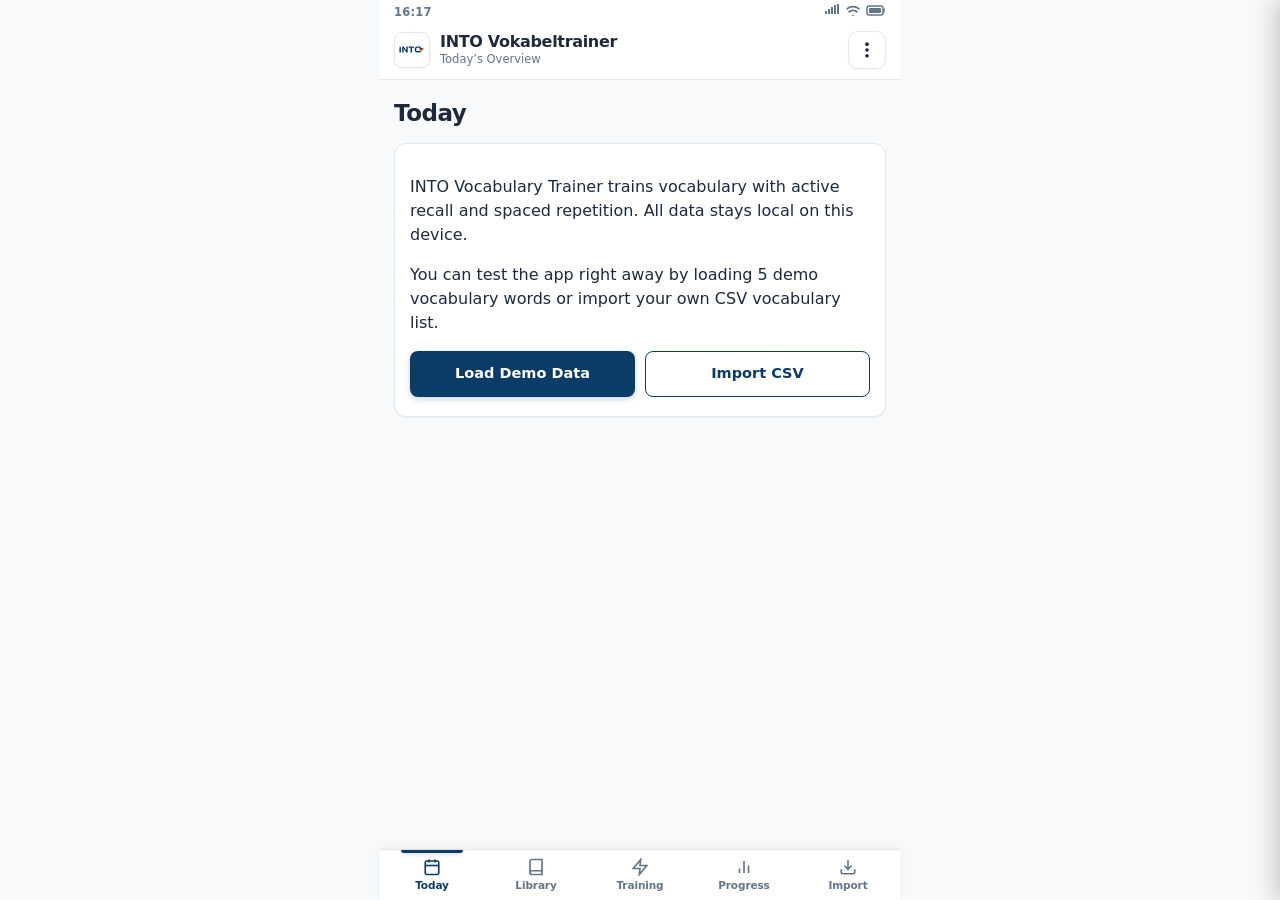
<file: index.html>
<!DOCTYPE html><html lang="en"><head><meta charset="utf-8"><meta name="viewport" content="width=device-width,initial-scale=1,viewport-fit=cover,maximum-scale=1"><title>German Memory Coach - INTO Vokabeltrainer</title><meta name="description" content="Offline German vocabulary training with active recall and spaced repetition, packaged as an Android app."><meta property="og:title" content="German Memory Coach"><meta property="og:description" content="Offline German vocabulary training with active recall and spaced repetition, packaged as an Android app."><meta property="og:type" content="website"><meta name="theme-color" content="#0b3c68"><meta name="mobile-web-app-capable" content="yes"><link rel="icon" type="image/svg+xml" href="/into-icon.svg"><link rel="icon" type="image/png" sizes="192x192" href="/icon-192.png"><link rel="apple-touch-icon" href="/icon-192.png"><script>
if('serviceWorker' in navigator){
  navigator.serviceWorker.getRegistrations().then(function(regs){
    for(var i=0;i<regs.length;i++){regs[i].unregister();}
  });
}
if('caches' in window){
  caches.keys().then(function(keys){
    for(var i=0;i<keys.length;i++){caches.delete(keys[i]);}
  });
}
</script><style>
:root{
  --bg:#f8f9fa;--c:#ffffff;--c-subtle:#f1f5f9;--t:#1e293b;--m:#64748b;
  --a:#0b3c68;--a-hover:#072a4a;--a-subtle:rgba(11,60,104,0.08);--a-glow:rgba(11,60,104,0.22);
  --ok:#15803d;--ok-bg:#f0fdf4;--ok-bd:#bbf7d0;
  --w:#b45309;--w-bg:#fffbeb;--w-bd:#fde68a;
  --bad:#b91c1c;--bad-bg:#fef2f2;--bad-bd:#fecaca;
  --bd:#e2e8f0;--bd-focus:#0b3c68;
  --shadow-sm:0 1px 3px rgba(0,0,0,0.04),0 1px 2px rgba(0,0,0,0.02);
  --shadow-md:0 4px 14px rgba(0,0,0,0.06);
  --shadow-lg:0 10px 25px -5px rgba(0,0,0,0.1);
  --radius-sm:8px;--radius-md:12px;--radius-lg:16px;
}
@media(prefers-color-scheme:dark){
  :root{
    --bg:#0f141c;--c:#171d26;--c-subtle:#1f2633;--t:#f1f5f9;--m:#94a3b8;
    --a:#5fa5d9;--a-hover:#7bb7e2;--a-subtle:rgba(95,165,217,0.12);--a-glow:rgba(95,165,217,0.25);
    --ok:#4ade80;--ok-bg:rgba(74,222,128,0.12);--ok-bd:rgba(74,222,128,0.3);
    --w:#fbbf24;--w-bg:rgba(251,191,36,0.12);--w-bd:rgba(251,191,36,0.3);
    --bad:#f87171;--bad-bg:rgba(248,113,113,0.12);--bad-bd:rgba(248,113,113,0.3);
    --bd:#262e3d;--bd-focus:#5fa5d9;
    --shadow-sm:0 1px 3px rgba(0,0,0,0.2);
    --shadow-md:0 4px 14px rgba(0,0,0,0.3);
    --shadow-lg:0 10px 25px -5px rgba(0,0,0,0.4);
  }
}
*{box-sizing:border-box;-webkit-tap-highlight-color:transparent}
html,body,#v,main,dialog,.side-drawer-body,.table-wrap,.card{
  scrollbar-width:none;
  -ms-overflow-style:none;
}
*::-webkit-scrollbar,::-webkit-scrollbar{
  display:none!important;
  width:0!important;
  height:0!important;
  background:transparent!important;
}
body{
  margin:0;font:16px/1.5 -apple-system,BlinkMacSystemFont,"Segoe UI",Roboto,system-ui,sans-serif;
  background:var(--bg);color:var(--t);
  padding:0 0 calc(74px + env(safe-area-inset-bottom,0px)) 0;
  -webkit-font-smoothing:antialiased;
  min-height:100vh;
  display:flex;flex-direction:column;align-items:center;
}
/* Vertical, mobile-first column container */
main{
  width:100%;max-width:520px;margin:0 auto;padding:14px 14px 24px;
  display:flex;flex-direction:column;
}
#v{width:100%}
/* Persistent bottom navigation bar */
nav{
  position:fixed;bottom:0;left:0;right:0;width:100%;max-width:520px;margin:0 auto;
  display:flex;background:var(--c);background:color-mix(in srgb,var(--c) 95%,transparent);
  backdrop-filter:blur(16px);-webkit-backdrop-filter:blur(16px);
  border-top:1px solid var(--bd);z-index:50;
  padding-bottom:env(safe-area-inset-bottom,0px);
  box-shadow:0 -2px 12px rgba(0,0,0,0.04);
}
.app-header{
  width:100%;max-width:520px;position:sticky;top:0;z-index:40;
  background:var(--c);background:color-mix(in srgb,var(--c) 96%,transparent);
  backdrop-filter:blur(16px);-webkit-backdrop-filter:blur(16px);
  border-bottom:1px solid var(--bd);padding-top:env(safe-area-inset-top,0px);
}
.status-bar{
  display:flex;justify-content:space-between;align-items:center;
  padding:4px 14px 2px;font-size:11.5px;font-weight:600;color:var(--m);
  letter-spacing:0.02em;user-select:none;
}
.status-icons{display:flex;align-items:center;gap:6px}
.top-app-bar{
  display:flex;justify-content:space-between;align-items:center;
  padding:8px 14px 10px;
}
.app-title-group{display:flex;align-items:center;gap:10px}
.app-logo-badge{
  width:36px;height:36px;border-radius:9px;background:#ffffff;
  border:1.5px solid var(--bd);box-shadow:0 1px 3px rgba(0,0,0,0.06);
  display:flex;align-items:center;justify-content:center;
  padding:3px;flex-shrink:0;overflow:hidden;
}
@media(prefers-color-scheme:dark){
  .app-logo-badge{background:#1e2633;border-color:#334155}
}
.app-title{font-size:16px;font-weight:750;letter-spacing:-0.02em;color:var(--t);line-height:1.2}
.app-subtitle{font-size:11.5px;color:var(--m);font-weight:500}
.brand-hero{
  display:flex;flex-direction:column;align-items:center;text-align:center;
  padding:18px 16px 16px;margin-bottom:14px;
  background:linear-gradient(180deg,var(--c) 0%,var(--c-subtle) 100%);
  border:1.5px solid var(--bd);border-radius:var(--radius-lg);
  box-shadow:var(--shadow-sm);position:relative;overflow:hidden;
}
.brand-hero::before{
  content:"";position:absolute;top:0;left:0;right:0;height:4px;
  background:linear-gradient(90deg,#0B3C68 0%,#0B3C68 62%,#181818 62%,#181818 75%,#DE222B 75%,#DE222B 88%,#FFCC00 88%,#FFCC00 100%);
}
.brand-hero-logo{
  width:100%;max-width:240px;margin:2px auto 8px;display:flex;justify-content:center;
}
.into-main-logo{width:100%;max-width:220px;height:auto;display:block}
.brand-hero-title{font-size:23px;font-weight:800;letter-spacing:-0.03em;color:#0B3C68;margin:2px 0 2px}
@media(prefers-color-scheme:dark){
  .brand-hero-title{color:#7bb7e2}
}
.brand-hero-sub{font-size:12px;color:var(--m);font-weight:600;letter-spacing:0.04em;text-transform:uppercase}
nav button svg{width:18px;height:18px;margin-bottom:2px;stroke-width:2.2}
nav button span{font-size:10.5px;font-weight:600;letter-spacing:-0.01em}
nav button{
  flex:1;padding:8px 2px 6px;border:0;background:none;color:var(--m);
  font:inherit;font-size:11px;font-weight:500;cursor:pointer;
  transition:color .15s,transform .1s;position:relative;
  display:flex;flex-direction:column;align-items:center;justify-content:center;
  min-height:50px;
}
nav button:active{transform:scale(0.92)}
nav .on{color:var(--a);font-weight:700}
nav .on::after{
  content:"";position:absolute;top:0;left:20%;right:20%;height:3px;
  background:var(--a);border-radius:0 0 3px 3px;
  box-shadow:0 1px 4px var(--a-glow);
}

h1{font-size:23px;font-weight:700;letter-spacing:-0.02em;margin:2px 0 12px}
h2{font-size:16px;font-weight:600;letter-spacing:-0.01em;margin:0 0 10px}
.card{
  background:var(--c);border:1px solid var(--bd);border-radius:var(--radius-md);
  padding:15px;margin:0 0 12px;box-shadow:var(--shadow-sm);
  transition:box-shadow .2s,border-color .2s;
}
.card:hover{box-shadow:var(--shadow-md)}
.m{color:var(--m);font-size:13.5px;line-height:1.45}

/* Touch-optimized controls */
button.b, a.b{
  background:var(--a);color:#fff;border:0;border-radius:var(--radius-sm);
  padding:11px 16px;font:inherit;font-size:14.5px;font-weight:600;
  cursor:pointer;margin:4px 0;box-shadow:0 2px 6px var(--a-glow);
  transition:all .15s ease;display:inline-flex;align-items:center;justify-content:center;
  min-height:44px;text-decoration:none;box-sizing:border-box;
}
button.b:hover, a.b:hover{background:var(--a-hover);filter:brightness(1.08)}
button.b:active:not(:disabled), a.b:active{transform:scale(0.96)}
button.b.s, a.b.s{
  background:transparent;color:var(--a);border:1.5px solid var(--a);box-shadow:none;
}
button.b.s:hover, a.b.s:hover{background:var(--a-subtle)}
button.b.d, a.b.d{background:var(--bad);color:#fff;box-shadow:0 2px 6px rgba(185,28,28,0.2)}
button.b.d:hover, a.b.d:hover{filter:brightness(1.1)}
button:disabled{opacity:.4;cursor:not-allowed;transform:none!important}

.btn-grid-2{display:grid;grid-template-columns:1fr 1fr;gap:10px;margin:8px 0 4px}
.btn-grid-2 > button.b, .btn-grid-2 > a.b{width:100%;margin:0}
.btn-grid-3{display:grid;grid-template-columns:1fr 1fr 1fr;gap:8px;margin:8px 0 4px}
.btn-grid-3 > button.b, .btn-grid-3 > a.b{width:100%;margin:0;padding:10px 8px;font-size:13.5px}
.btn-row{display:flex;gap:10px;margin:8px 0 4px}
.btn-row > button.b, .btn-row > a.b{flex:1;margin:0}

input,select,textarea{
  font:inherit;padding:11px 12px;border:1px solid var(--bd);border-radius:var(--radius-sm);
  background:var(--c);color:var(--t);width:100%;max-width:100%;transition:border-color .15s,box-shadow .15s;
  margin:4px 0 6px;
}
input:focus,select:focus,textarea:focus{
  outline:none;border-color:var(--bd-focus);box-shadow:0 0 0 3px var(--a-glow);
}
input.big{width:100%;font-size:19px;padding:13px 14px;font-weight:500}

/* Vertical stats grid */
.g{display:grid;grid-template-columns:1fr 1fr;gap:8px}
.st{text-align:center;padding:10px 8px}
.st b{display:block;font-size:22px;font-weight:700;color:var(--t);margin-bottom:2px}

.pill{
  display:inline-block;padding:2px 8px;border-radius:99px;font-size:11.5px;
  font-weight:600;border:1px solid var(--bd);background:var(--c-subtle);margin-right:4px;
}
.ok{color:var(--ok);background:var(--ok-bg);border-color:var(--ok-bd)}
.bad{color:var(--bad);background:var(--bad-bg);border-color:var(--bad-bd)}
.w{color:var(--w);background:var(--w-bg);border-color:var(--w-bd)}
.pill.due-now{
  color:var(--w);background:var(--w-bg);border-color:var(--w-bd);font-weight:600;
}
.pill.in-prog{
  color:var(--a);background:var(--a-subtle);border-color:var(--a-glow);font-weight:600;
}
@media(prefers-color-scheme:dark){
  .pill.due-now{color:var(--w);background:var(--w-bg);border-color:var(--w-bd)}
  .pill.in-prog{color:var(--a);background:var(--a-subtle);border-color:var(--a-glow)}
}

/* Multiple choice cards */
.opt{
  display:block;width:100%;text-align:left;padding:14px 14px;margin:8px 0;
  border:1.5px solid var(--bd);border-radius:var(--radius-md);background:var(--c);
  color:var(--t);font:inherit;font-size:15px;cursor:pointer;
  transition:all .15s cubic-bezier(0.4,0,0.2,1);position:relative;
  min-height:50px;
}
.opt:hover{border-color:var(--a);background:var(--a-subtle)}
.opt:active{transform:scale(0.98)}
.opt.on{
  border-color:var(--a);background:var(--a-subtle);box-shadow:0 0 0 2px var(--a-glow);
  font-weight:600;
}

.table-wrap{
  width:100%;
  overflow-x:auto;
  -webkit-overflow-scrolling:touch;
  margin:4px 0 8px;
  border-radius:var(--radius-sm);
}
table{width:100%;border-collapse:collapse;font-size:13px;margin:2px 0}
td,th{padding:7px 5px;border-bottom:1px solid var(--bd);text-align:left;vertical-align:middle}
th{color:var(--m);font-weight:600;font-size:11.5px;text-transform:uppercase;letter-spacing:0.03em;white-space:nowrap}
th.tc,td.tc{text-align:center}
th.tr,td.tr{text-align:right}
.tbl-num{font-variant-numeric:tabular-nums;font-weight:600}
.tbl-zero{color:var(--m);font-weight:400;opacity:0.55}
.tbl-mature{color:var(--ok);font-weight:700}
.tbl-ok{color:var(--ok);font-weight:700}
.tbl-warn{color:var(--w);font-weight:700}
.tbl-bad{color:var(--bad);font-weight:700}
.tbl-sub{font-size:10px;color:var(--m);display:block;margin-top:-2px;font-weight:400}
.tbl-bar{display:flex;height:3px;border-radius:2px;overflow:hidden;background:var(--c-subtle);margin-top:3px;max-width:140px}
.tbl-bar>span{height:100%;display:block}
.tbl-skill-title{font-weight:600;color:var(--t);display:block;font-size:13px;line-height:1.25}
.tbl-count{font-size:11px;color:var(--m);font-weight:400;margin-left:4px}
.mastery-legend{
  display:flex;flex-wrap:wrap;gap:12px;margin:0 0 10px;font-size:11.5px;color:var(--m);font-weight:500
}
.leg-item{display:inline-flex;align-items:center;gap:5px}
.leg-dot{width:8px;height:8px;border-radius:50%;display:inline-block}
.leg-learn{background:#f59e0b}
.leg-rev{background:var(--a)}
.leg-mat{background:var(--ok)}
@media(max-width:420px){
  td,th{padding:6px 3px;font-size:12px}
  th{font-size:10.5px}
  .tbl-skill-title{font-size:12px}
  .mastery-legend{gap:8px;font-size:11px}
}

.row{
  padding:11px 8px;border-bottom:1px solid var(--bd);cursor:pointer;
  transition:background .15s,padding .15s;border-radius:6px;
}
.row:hover{background:var(--a-subtle);padding-left:10px}

.fg{display:grid;grid-template-columns:repeat(auto-fit,minmax(140px,1fr));gap:8px;margin:8px 0 4px}
.fg select{margin:0}
.lh{display:flex;align-items:center;justify-content:space-between;margin:8px 0;font-size:13px;color:var(--m)}
.lk{color:var(--a);cursor:pointer;text-decoration:none;font-weight:600;font-size:12.5px}
.lk:hover{text-decoration:underline}
.act{display:flex;gap:8px;margin-top:10px}
.act button{flex:1;margin:0}
.card.dz{border-color:var(--bad);background:rgba(185,28,28,0.03)}
.card.dz h2{color:var(--bad)}

/* Interactive Study Chart & Activity Styles */
.chart-card-header{display:flex;justify-content:space-between;align-items:flex-start;gap:8px;margin-bottom:12px}
.chart-headline{font-size:16px;font-weight:700;margin:0;color:var(--t)}
.chart-sub{font-size:12px;color:var(--m);margin-top:2px}
.chart-badge{display:inline-flex;align-items:center;gap:5px;padding:4px 9px;border-radius:12px;background:var(--c-subtle);font-size:11.5px;font-weight:600;color:var(--a);border:1px solid var(--bd)}
.chart-stats-grid{display:grid;grid-template-columns:repeat(3,1fr);gap:8px;margin-bottom:16px}
.chart-stat-item{background:var(--c-subtle);border-radius:var(--radius-sm);padding:8px 10px;text-align:center;border:1px solid var(--bd)}
.chart-stat-val{font-size:17px;font-weight:800;color:var(--t);font-variant-numeric:tabular-nums;line-height:1.2}
.chart-stat-lbl{font-size:10.5px;color:var(--m);font-weight:600;text-transform:uppercase;letter-spacing:0.02em;margin-top:2px}

.chart-container{
  background:var(--c-subtle);
  border:1px solid var(--bd);
  border-radius:var(--radius-md);
  padding:14px 10px 10px;
  position:relative;
  margin-bottom:12px;
}
.chart-bars-wrap{
  display:flex;
  gap:6px;
  align-items:flex-end;
  height:120px;
  padding:0 2px;
  position:relative;
}
.chart-target-line{
  position:absolute;left:0;right:0;border-top:1.5px dashed var(--a);
  opacity:0.35;pointer-events:none;z-index:1;
}
.chart-target-lbl{
  position:absolute;right:4px;font-size:10px;color:var(--a);font-weight:600;
  transform:translateY(-100%);padding-bottom:2px;background:var(--c-subtle);
  padding:1px 4px;border-radius:3px;
}
.chart-col{
  flex:1;
  display:flex;
  flex-direction:column;
  align-items:center;
  height:100%;
  justify-content:flex-end;
  cursor:pointer;
  position:relative;
  border-radius:6px;
  padding:4px 2px 2px;
  transition:background .15s ease;
  z-index:2;
}
.chart-col:hover{background:var(--a-subtle)}
.chart-col.selected{background:var(--a-subtle);box-shadow:inset 0 0 0 1.5px var(--a)}
.chart-bar-outer{
  width:100%;
  max-width:28px;
  height:86px;
  display:flex;
  flex-direction:column;
  justify-content:flex-end;
  align-items:center;
  position:relative;
}
.chart-bar-fill{
  width:100%;
  background:var(--a);
  border-radius:4px 4px 1px 1px;
  min-height:3px;
  transition:all .25s cubic-bezier(0.4,0,0.2,1);
  transform-origin:bottom;
  position:relative;
  box-shadow:0 1px 3px rgba(0,0,0,0.08);
}
.chart-col:hover .chart-bar-fill{
  filter:brightness(1.15);
  box-shadow:0 0 8px var(--a-glow);
}
.chart-col.selected .chart-bar-fill{
  background:var(--a);
  box-shadow:0 0 10px var(--a-glow);
}
.chart-bar-fill.target-met{
  background:linear-gradient(180deg, #10b981 0%, #059669 100%);
}
.chart-col.is-today .chart-bar-fill{
  border:1px solid #fff;
}
.chart-bar-val{
  font-size:10px;
  font-weight:700;
  color:var(--t);
  margin-bottom:3px;
  font-variant-numeric:tabular-nums;
  transition:opacity .15s;
}
.chart-col-date{
  margin-top:6px;
  font-size:11px;
  font-weight:600;
  color:var(--m);
  text-align:center;
  line-height:1.2;
}
.chart-col.is-today .chart-col-date{
  color:var(--a);
  font-weight:800;
}
.chart-col-dayname{
  font-size:9.5px;
  font-weight:500;
  text-transform:uppercase;
  opacity:0.8;
  display:block;
}

.chart-day-detail{
  background:var(--c);
  border:1.5px solid var(--bd);
  border-radius:var(--radius-sm);
  padding:12px 14px;
  margin-top:10px;
  animation:fade .2s ease-out;
  display:flex;
  flex-direction:column;
  gap:6px;
}
.chart-day-detail-header{
  display:flex;
  justify-content:space-between;
  align-items:center;
  font-weight:700;
  font-size:13.5px;
  color:var(--t);
}
.chart-day-detail-pill{
  display:inline-flex;
  align-items:center;
  gap:4px;
  font-size:11.5px;
  padding:2px 8px;
  border-radius:10px;
  font-weight:600;
}
.chart-day-sessions{
  font-size:12px;
  color:var(--m);
  line-height:1.45;
}
.chart-overview-chips{
  display:flex;
  flex-wrap:wrap;
  gap:8px;
  margin-top:14px;
  padding-top:12px;
  border-top:1px solid var(--bd);
}
.chart-chip{
  display:inline-flex;
  align-items:center;
  gap:6px;
  background:var(--c-subtle);
  border:1px solid var(--bd);
  border-radius:20px;
  padding:4px 10px;
  font-size:11.5px;
  color:var(--t);
}
.chart-chip b{color:var(--a)}

.ban{
  background:var(--w-bg);border:1px solid var(--w-bd);color:var(--w);
  border-radius:var(--radius-sm);padding:10px 12px;margin-bottom:12px;font-size:13.5px;font-weight:500;
}

/* Vertical Bottom Sheet Dialog */
dialog{
  position:fixed;bottom:0;top:auto;left:0;right:0;max-width:520px;width:100%;margin:0 auto;
  border-radius:24px 24px 0 0;border:1px solid var(--bd);border-bottom:0;
  padding:12px 18px calc(24px + env(safe-area-inset-bottom,0px));
  max-height:88vh;overflow-y:auto;background:var(--bg);color:var(--t);
  box-shadow:var(--shadow-lg);animation:shUp .26s cubic-bezier(0.16,1,0.3,1);
  touch-action:pan-y;
  overscroll-behavior:contain;
}
dialog::backdrop{
  background:rgba(0,0,0,0.52);
  backdrop-filter:blur(4px);-webkit-backdrop-filter:blur(4px);
  animation:fadeBackdrop .2s ease-out;
}
.dlg-drag-bar{
  width:100%;padding:8px 0 12px;display:flex;align-items:center;justify-content:center;
  cursor:grab;touch-action:none;user-select:none;min-height:26px;
}
.dlg-drag-bar:active{cursor:grabbing}
.dlg-handle{
  width:44px;height:5px;background:var(--bd);border-radius:99px;
  transition:background .15s ease,transform .15s ease;
}
.dlg-drag-bar:hover .dlg-handle{background:var(--m)}
.dlg-drag-bar:active .dlg-handle{transform:scaleY(1.3);background:var(--a)}
dialog.closing{animation:shDown .2s cubic-bezier(0.4,0,1,1) forwards!important}
dialog.closing::backdrop{animation:fadeOutBackdrop .2s ease forwards!important}
@keyframes shUp{from{transform:translateY(100%)}to{transform:translateY(0)}}
@keyframes shDown{from{transform:translateY(0)}to{transform:translateY(105%)}}
@keyframes fadeBackdrop{from{opacity:0}to{opacity:1}}
@keyframes fadeOutBackdrop{from{opacity:1}to{opacity:0}}

label{display:block;font-size:12.5px;font-weight:600;color:var(--m);margin-top:10px;margin-bottom:2px}
dialog input,dialog textarea{width:100%}
.big2{font-size:26px;font-weight:700;letter-spacing:-0.02em;margin:6px 0}

@keyframes fi{from{opacity:0;transform:translateY(8px)}to{opacity:1;transform:translateY(0)}}
@keyframes sh{20%,60%{transform:translateX(-6px)}40%,80%{transform:translateX(6px)}}
@keyframes pop{0%{transform:scale(0.98)}50%{transform:scale(1.02)}100%{transform:scale(1)}}
@keyframes gr{from{transform:scaleY(0)}}
@keyframes rg{from{stroke-dasharray:0 251.3}}
.an>*{animation:fi .25s cubic-bezier(0.16,1,0.3,1) both}
.an>*:nth-child(2){animation-delay:.03s}
.an>*:nth-child(3){animation-delay:.06s}

kbd{
  font:11px/1.2 monospace;border:1px solid currentColor;border-radius:4px;
  padding:2px 5px;margin-right:7px;opacity:.75;vertical-align:middle;
}
.pb{height:7px;background:var(--bd);border-radius:4px;margin:10px 0;overflow:hidden}
.pb i{
  display:block;height:100%;background:linear-gradient(90deg,var(--a),var(--a-hover));
  border-radius:4px;transition:width .4s ease;
}

.okc{border-color:var(--ok)!important;box-shadow:0 0 0 3px rgba(21,128,61,0.2)!important;animation:pop .3s ease}
.badc{border-color:var(--bad)!important;box-shadow:0 0 0 3px rgba(185,28,28,0.2)!important;animation:sh .35s ease}
.wc{border-color:var(--w)!important;box-shadow:0 0 0 3px rgba(180,83,9,0.2)!important}
.ring{animation:rg .9s ease-out;transition:stroke-dasharray .6s ease}

.chip{
  display:inline-block;padding:8px 12px;margin:3px 4px 3px 0;border:1px solid var(--bd);
  border-radius:99px;background:var(--c);color:var(--t);font:inherit;font-size:13.5px;
  font-weight:500;cursor:pointer;transition:all .15s ease;
}
.chip:hover{border-color:var(--a);background:var(--a-subtle)}
.chip:active{transform:scale(0.94)}
.chip.on{background:var(--a);color:#fff;border-color:var(--a);box-shadow:0 2px 6px var(--a-glow)}
.chip.off{opacity:.45;border-style:dashed}

.menu-dots-btn{
  width:38px;height:38px;border-radius:10px;border:1px solid var(--bd);
  background:var(--c);color:var(--t);display:inline-flex;align-items:center;justify-content:center;
  cursor:pointer;transition:all .15s ease;box-shadow:var(--shadow-sm);flex-shrink:0;
  padding:0;
}
.menu-dots-btn:hover{background:var(--a-subtle);border-color:var(--a);color:var(--a)}
.menu-dots-btn:active{transform:scale(0.92)}

.drawer-backdrop{
  position:fixed;top:0;left:0;right:0;bottom:0;
  background:rgba(15,23,42,0.45);backdrop-filter:blur(3px);-webkit-backdrop-filter:blur(3px);
  z-index:900;opacity:0;pointer-events:none;transition:opacity .25s ease;
}
.drawer-backdrop.open{opacity:1;pointer-events:auto}

.side-drawer{
  position:fixed;top:0;right:0;bottom:0;width:100%;max-width:440px;
  background:var(--bg);box-shadow:-4px 0 24px rgba(0,0,0,0.22);
  z-index:910;display:flex;flex-direction:column;
  transform:translateX(100%);transition:transform .28s cubic-bezier(0.16,1,0.3,1);
  padding:env(safe-area-inset-top,0px) 0 env(safe-area-inset-bottom,0px) 0;
}
.side-drawer.open{transform:translateX(0)}

.side-drawer-header{
  display:flex;justify-content:space-between;align-items:center;
  padding:14px 18px;border-bottom:1px solid var(--bd);background:var(--c);
  flex-shrink:0;
}
.side-drawer-title{font-size:18px;font-weight:700;color:var(--t);letter-spacing:-0.01em}
.side-drawer-close{
  width:32px;height:32px;border-radius:8px;border:1px solid var(--bd);
  background:var(--c-subtle);color:var(--m);display:flex;align-items:center;justify-content:center;
  cursor:pointer;font-size:15px;font-weight:600;transition:all .15s ease;
}
.side-drawer-close:hover{background:var(--bad-bg);color:var(--bad);border-color:var(--bad-bd)}

.side-drawer-body{
  padding:16px 14px 40px;overflow-y:auto;-webkit-overflow-scrolling:touch;flex:1;
}

.toast-container{
  position:fixed;bottom:calc(66px + env(safe-area-inset-bottom,0px));left:50%;
  transform:translateX(-50%);z-index:9999;pointer-events:none;
  display:flex;flex-direction:column;align-items:center;gap:8px;
  width:90%;max-width:380px;
}
.toast{
  background:rgba(15,23,42,0.92);color:#fff;padding:10px 16px;border-radius:24px;
  font-size:13.5px;font-weight:600;display:inline-flex;align-items:center;gap:8px;
  box-shadow:0 6px 20px rgba(0,0,0,0.28);border:1px solid rgba(255,255,255,0.12);
  backdrop-filter:blur(6px);-webkit-backdrop-filter:blur(6px);
  animation:toastIn .22s cubic-bezier(0.16,1,0.3,1);
  pointer-events:auto;text-align:center;
}
.toast.toast-out{
  animation:toastOut .2s cubic-bezier(0.4,0,1,1) forwards;
}
@keyframes toastIn{from{opacity:0;transform:translateY(12px) scale(0.96)}to{opacity:1;transform:translateY(0) scale(1)}}
@keyframes toastOut{from{opacity:1;transform:translateY(0) scale(1)}to{opacity:0;transform:translateY(8px) scale(0.96)}}

@media(prefers-reduced-motion:reduce){
  *,*::before,*::after{animation-duration:0.01ms!important;animation-iteration-count:1!important;transition-duration:0.01ms!important}
}
</style></head><body><div id="toast-container" class="toast-container" aria-live="polite"></div><header id="android-bar" class="app-header"><div class="status-bar"><span class="status-time" id="status-clock">--:--</span><span class="status-icons"><span id="status-net" title="Cellular signal"><svg width="15" height="12" viewBox="0 0 15 12" fill="currentColor"><path d="M0 10h2V7H0v3zm3 0h2V5H3v5zm3 0h2V3H6v7zm3 0h2V1H9v9zm3 0h2V0h-2v10z"/></svg></span><span id="status-wifi" title="Wi-Fi"><svg width="14" height="11" viewBox="0 0 14 11" fill="currentColor"><path d="M7 2.5C9.4 2.5 11.5 3.5 13 5.1L14 3.9C12.2 2 9.8 0.8 7 0.8S1.8 2 0 3.9L1 5.1C2.5 3.5 4.6 2.5 7 2.5zm0 3.8C8.5 6.3 9.8 7 10.8 8.1L12 6.8C10.7 5.4 8.9 4.6 7 4.6S3.3 5.4 2 6.8L3.2 8.1C4.2 7 5.5 6.3 7 6.3zm0 3.8c.8 0 1.5.7 1.5 1.5s-.7 1.5-1.5 1.5-1.5-.7-1.5-1.5.7-1.5 1.5-1.5z"/></svg></span><span id="status-battery" style="display:inline-flex;align-items:center;gap:3px" title="Battery"><span id="status-bat-pct" style="font-size:10px;font-weight:600;display:none"></span><span id="status-bat-icon"><svg width="20" height="11" viewBox="0 0 20 11" fill="currentColor"><rect x="1" y="1" width="16" height="9" rx="2" fill="none" stroke="currentColor" stroke-width="1.5"/><rect id="status-bat-level" x="3" y="3" width="12" height="5" rx="1"/><path d="M18 4v3" stroke="currentColor" stroke-width="1.5" stroke-linecap="round"/></svg></span></span></span></div><div class="top-app-bar"><div class="app-title-group"><span class="app-logo-badge" title="INTO Academy"><svg viewBox="0 0 500 190" width="30" height="13" style="display:block"><g><path d="M 26,22 L 53,22 L 26,49 Z" fill="#DE222B"/><path d="M 53,30 L 53,130 L 26,130 L 26,57 Z" fill="#0B3C68"/></g><path d="M 74,22 L 101,22 L 148,93 L 148,22 L 174,22 L 174,130 L 147,130 L 101,59 L 101,130 L 74,130 Z" fill="#0B3C68"/><path d="M 188,22 L 286,22 L 286,48 L 251,48 L 251,130 L 223,130 L 223,48 L 188,48 Z" fill="#0B3C68"/><path fill-rule="evenodd" d="M 342,22 C 314,22 298,38 298,66 L 298,86 C 298,114 314,130 342,130 L 378,130 C 406,130 422,114 422,86 L 422,66 C 422,38 406,22 378,22 Z M 344,48 C 333,48 326,55 326,67 L 326,85 C 326,97 333,104 344,104 L 376,104 C 387,104 394,97 394,85 L 394,67 C 394,55 387,48 376,48 Z" fill="#0B3C68"/><g><rect x="382" y="55" width="70" height="16" fill="#181818"/><rect x="382" y="71" width="70" height="16" fill="#DE222B"/><rect x="382" y="87" width="70" height="16" fill="#FFCC00"/></g><rect x="382" y="55" width="70" height="48" rx="8" fill="none" stroke="#FFFFFF" stroke-width="2.5"/></svg></span><div><div class="app-title">INTO Vokabeltrainer</div><div class="app-subtitle" id="app-sub">Active Recall &amp; Spaced Repetition</div></div></div><button class="menu-dots-btn" id="btn-settings-side" onclick="openSettingsSide()" aria-label="Settings" title="Settings"><svg width="20" height="20" viewBox="0 0 24 24" fill="currentColor"><circle cx="12" cy="5" r="2.2"/><circle cx="12" cy="12" r="2.2"/><circle cx="12" cy="19" r="2.2"/></svg></button></div></header><main><div id="v"></div></main><nav id="nav"></nav><dialog id="dlg"></dialog><div id="side-drawer-backdrop" class="drawer-backdrop" onclick="closeSettingsSide()"></div><aside id="side-drawer" class="side-drawer" aria-label="Settings" role="dialog" aria-modal="true"><div class="side-drawer-header"><div class="side-drawer-title">⚙️ Settings</div><button class="side-drawer-close" onclick="closeSettingsSide()" aria-label="Close Settings">✕</button></div><div class="side-drawer-body" id="side-drawer-content"></div></aside><script>
/* ===== INTO Vokabeltrainer — single-file offline prototype. Sections: DB, model, scheduler, grading, exercises, session, views, import, backup ===== */
const $=s=>document.querySelector(s),esc=s=>String(s??'').replace(/[&<>"]/g,c=>({'&':'&amp;','<':'&lt;','>':'&gt;','"':'&quot;'}[c]));
const H=36e5,D=864e5,lc=s=>nz(s).toLowerCase(),nz=s=>String(s||'').trim().replace(/\s+/g,' ').replace(/[.!?;,]+$/,''),split=s=>String(s||'').split(/[;|]/).map(x=>x.trim()).filter(Boolean);
const shuf=a=>a.map(x=>[Math.random(),x]).sort((x,y)=>x[0]-y[0]).map(x=>x[1]);
const FIELDS='id level book lesson category topic source_page german english_meanings german_explanation word_type notes example_de example_en article singular plural infinitive present_ich present_du present_er_sie_es present_wir present_ihr present_sie_Sie praeteritum partizip_ii auxiliary reflexive separable_prefix required_preposition required_case accepted_german_answers accepted_english_answers cloze_sentence_de cloze_answer cloze_alternatives grammar_pattern reference_sentence_de reference_sentence_en example_source data_status'.split(' ');
const ALIAS={deutsch:'german',word:'german',english:'english_meanings',translation:'english_meanings',meaning:'english_meanings',beispiel:'example_de',type:'word_type'};
const SK={mean:'Meaning',prod:'German production',art:'Article',plu:'Plural',conj:'Conjugation',past:'Past forms',ctx:'Cloze context',pat:'Grammar pattern'};
const EXN=['Meaning recognition (MC)','German production','Meaning recall','Contextual cloze','Article / plural','Verb conjugation','Past forms','Expression / grammar pattern'];
const DEF={k:'set',times:['08:00','14:00','20:00'],min:10,newDay:8,notify:false,follow:15,strong:true,off:[],lenient:true,speak:false,sim:0};
const DEMO=[{id:'demo1',category:'noun',german:'die Erfahrung',english_meanings:'experience',article:'die',singular:'Erfahrung',plural:'Erfahrungen',german_explanation:'Wissen, das man durch Praxis bekommt.',example_de:'Ich habe viel Erfahrung in diesem Beruf.',example_en:'I have a lot of experience in this job.',cloze_sentence_de:'Ich habe viel ___ in diesem Beruf.',cloze_answer:'Erfahrung'},
{id:'demo2',category:'verb',german:'empfehlen',infinitive:'empfehlen',english_meanings:'to recommend',present_ich:'empfehle',present_du:'empfiehlst',present_er_sie_es:'empfiehlt',present_wir:'empfehlen',present_ihr:'empfehlt',present_sie_Sie:'empfehlen',praeteritum:'empfahl',partizip_ii:'empfohlen',auxiliary:'haben',example_de:'Ich empfehle dir dieses Buch.',example_en:'I recommend this book to you.',cloze_sentence_de:'Er hat mir das Buch ___.',cloze_answer:'empfohlen',reference_sentence_de:'Ich kann dir dieses Buch empfehlen.',reference_sentence_en:'I can recommend this book to you.'},
{id:'demo3',category:'adj',german:'müde',english_meanings:'tired',example_de:'Ich bin heute sehr müde.',example_en:'I am very tired today.',cloze_sentence_de:'Ich bin heute sehr ___.',cloze_answer:'müde'},
{id:'demo4',category:'expr',german:'auf jemanden warten',english_meanings:'to wait for someone',required_preposition:'auf',required_case:'Akkusativ',grammar_pattern:'warten auf + Akkusativ',example_de:'Ich warte auf den Bus.',example_en:'I am waiting for the bus.',cloze_sentence_de:'Ich warte ___ den Bus.',cloze_answer:'auf'},
{id:'demo5',category:'conn',german:'weil',english_meanings:'because',grammar_pattern:'weil → conjugated verb at the end of the clause',example_de:'Ich bleibe zu Hause, weil ich müde bin.',example_en:'I stay home because I am tired.',cloze_sentence_de:'Ich bleibe zu Hause, ___ ich bin.',cloze_answer:'weil'}].map(o=>({...o,level:'Demo',book:'Demo content',lesson:'Demo',demo:'1',data_status:'demo'}));
/* ---- DB (IndexedDB, one store per entity, keyPath k) ---- */
let db=null,S={items:[],states:{},logs:[],sessions:[],kv:{},set:{...DEF},im:{}},A=null,P=null,tab='home',F={},IMP=null,sel=null,progDay=null,warn='';
const store=(n,m)=>db.transaction(n,m).objectStore(n),NAMES=['items','states','logs','sessions','kv'];
const put=(n,o)=>db?new Promise(r=>{const q=store(n,'readwrite').put(o);q.onsuccess=q.onerror=()=>r()}):0,del=(n,k)=>db?new Promise(r=>{const q=store(n,'readwrite').delete(k);q.onsuccess=q.onerror=()=>r()}):0;
const putMany=(n,a)=>db?new Promise(r=>{try{if(!a||!a.length)return r();const t=db.transaction(n,'readwrite'),s=t.objectStore(n);a.forEach(o=>s.put(o));t.oncomplete=t.onerror=t.onabort=()=>r()}catch(_){r()}}):0,delMany=(n,keys)=>db?new Promise(r=>{try{if(!keys||!keys.length)return r();const t=db.transaction(n,'readwrite'),s=t.objectStore(n);keys.forEach(k=>s.delete(k));t.oncomplete=t.onerror=t.onabort=()=>r()}catch(_){r()}}):0,clr=n=>db?new Promise(r=>{try{store(n,'readwrite').clear().onsuccess=store(n,'readwrite').clear().onerror=()=>r()}catch(_){r()}}):0,all=n=>new Promise(r=>{try{const q=store(n,'readonly').getAll();q.onsuccess=()=>r(q.result);q.onerror=()=>r([])}catch(_){r([])}});
async function load(){try{db=await new Promise((r,j)=>{const q=indexedDB.open('gmc',1);q.onupgradeneeded=()=>NAMES.forEach(n=>q.result.createObjectStore(n,{keyPath:'k'}));q.onsuccess=()=>r(q.result);q.onerror=()=>j()})}catch(e){db=null;warn='Storage is unavailable: nothing will be saved after closing the app. Export a JSON backup before leaving.'}
if(db){S.items=await all('items');(await all('states')).forEach(s=>S.states[s.k]=s);S.logs=await all('logs');S.sessions=await all('sessions');(await all('kv')).forEach(o=>S.kv[o.k]=o);if(navigator.storage&&navigator.storage.persist)navigator.storage.persist()}
S.set={...DEF,...(S.kv.set||{})};A=S.kv.active||null;if(A)A.run=null;reidx();if(window.AndroidBridge&&typeof window.AndroidBridge.setNotificationsEnabled==='function'&&S.set.notify){window.AndroidBridge.setNotificationsEnabled(true,JSON.stringify(S.set.times),S.set.follow)}}
const reidx=()=>{S.im={};S.items.forEach(i=>S.im[i.id]=i)},saveSet=()=>{S.kv.set=S.set;put('kv',S.set);if(window.AndroidBridge&&typeof window.AndroidBridge.setNotificationsEnabled==='function'){window.AndroidBridge.setNotificationsEnabled(!!S.set.notify,JSON.stringify(S.set.times),S.set.follow)}},now=()=>Date.now()+(S.set.sim||0)*H,dstr=t=>new Date(t).toLocaleDateString('sv'),today=()=>dstr(now()),dayStart=()=>new Date(now()).setHours(0,0,0,0);
/* ---- Model: skills per item, states, scheduler ---- */
const has=(...a)=>a.every(x=>x&&String(x).trim()),gname=it=>it.german||it.infinitive||'';
function skillsFor(it){const s=['mean','prod'],c=it.category;if(c=='noun'){if(it.article)s.push('art');if(it.plural)s.push('plu')}
if(c=='verb'){if(it.present_ich||it.present_du||it.present_er_sie_es)s.push('conj');if(it.praeteritum||it.partizip_ii)s.push('past')}
if(has(it.cloze_sentence_de,it.cloze_answer))s.push('ctx');if(has(it.required_preposition))s.push('pat');return s}
const mkSt=(id,sk,due)=>({k:id+'|'+sk,id,sk,reps:0,iv:0,ef:2.3,ok:0,fail:0,lapse:0,n:0,rec:[],due});
function ensure(it){if(!it.intro)return;skillsFor(it).forEach(sk=>{const k=it.id+'|'+sk;if(!S.states[k]){S.states[k]=mkSt(it.id,sk,now());put('states',S.states[k])}})}
/* SM-2-inspired: q>=3 grows interval (1d,3d,then *ef); MC (weak evidence) never grows beyond 3d; partial -> tomorrow, interval halved; fail -> lapse, retry in 3h (later session, not immediate) */
function sched(st,q,mc){const n=now();st.n++;st.last=n;st.rec=[...st.rec,q].slice(-8);
if(q>=3){st.ok++;if(mc){if(!st.reps){st.reps=1;st.iv=1}st.due=n+Math.min(Math.max(st.iv,1),3)*D}else{st.reps++;st.iv=st.reps==1?1:st.reps==2?3:Math.round(st.iv*st.ef);st.ef=Math.min(2.8,st.ef+.05);st.due=n+st.iv*D}}
else if(q==2){st.iv=Math.max(1,Math.round(st.iv/2));st.ef=Math.max(1.3,st.ef-.15);st.due=n+D}
else{st.fail++;if(st.reps>0)st.lapse++;st.reps=0;st.iv=0;st.ef=Math.max(1.3,st.ef-.2);st.due=n+3*H}}
const stLabel=s=>!s||!s.n?'New':s.iv>=21?'Mature':s.reps>=2?'Review':'Learning';
function itStatus(it){if(!it.intro)return'New';const l=skillsFor(it).map(k=>S.states[it.id+'|'+k]).filter(Boolean).map(stLabel);return l.includes('Learning')||l.includes('New')?'Learning':l.includes('Review')?'Review':'Mature'}
function dueList(ids,prac){const n=now();return Object.values(S.states).filter(s=>(prac||s.due<=n)&&(!ids||ids.has(s.id))&&S.im[s.id]&&skillsFor(S.im[s.id]).includes(s.sk)).sort((a,b)=>a.due-b.due)}
const weak=it=>skillsFor(it).some(k=>{const s=S.states[it.id+'|'+k];return s&&(s.lapse>=2||s.fail>=3)});
const incomplete=it=>!it.english_meanings||(it.category=='noun'&&!(it.article&&it.plural))||(it.category=='verb'&&!(it.praeteritum&&it.partizip_ii))||!it.example_de;
/* ---- Grading (single reusable function) ---- */
function lev(a,b){const m=[...Array(b.length+1).keys()];for(let i=1;i<=a.length;i++){let p=m[0];m[0]=i;for(let j=1;j<=b.length;j++){const t=m[j];m[j]=Math.min(m[j]+1,m[j-1]+1,p+(a[i-1]==b[j-1]?0:1));p=t}}return m[b.length]}
/* results: correct | norm (case/spacing only) | partial | incorrect | review (needs self-assessment). Missing umlauts are never silently accepted: they give 'partial'. */
function grade(ex,raw){const r=nz(raw);if(!r)return'empty';if(ex.t==1)return raw==ex.ans[0]?'correct':'incorrect';
if(ex.ans.some(a=>nz(a)==r))return'correct';if(ex.ans.some(a=>lc(a)==lc(r)))return'norm';
if(ex.sing){const w=r.split(' ');if(w.length==2&&lc(w[1])==lc(ex.sing))return'partial';}
if(S.set.lenient&&ex.ans.some(a=>a.length>=5&&lev(lc(a),lc(r))==1))return'partial';return'incorrect'}
/* ---- Exercise generation: returns null when data is missing (never invents content) ---- */
function distract(it){const own=split(it.english_meanings).map(lc);return[...new Set(shuf(S.items.filter(o=>o.id!=it.id)).sort((a,b)=>(b.category==it.category)-(a.category==it.category)).map(o=>split(o.english_meanings)[0]).filter(x=>x&&!own.includes(lc(x))))]}
function gen(it,k,st){const ok=t=>!S.set.off.includes(t-1),g=gname(it),en=split(it.english_meanings),pr={ich:'present_ich',du:'present_du','er/sie/es':'present_er_sie_es',wir:'present_wir',ihr:'present_ihr','sie/Sie':'present_sie_Sie'};
if(k=='mean'){if(!en.length)return null;const d=distract(it);if(ok(1)&&d.length>=3&&(st.reps<2||!ok(3)))return{t:1,sk:k,q:'What does this mean?',w:g,opts:shuf([en[0],...d.slice(0,3)]),ans:[en[0]]};
return ok(3)?{t:3,sk:k,q:'Type the English meaning',w:g,ans:[...en,...split(it.accepted_english_answers),...en.map(e=>e.replace(/^to /,''))]}:null}
if(k=='prod'){if(!ok(2)||!en.length)return null;const sg=it.singular||'';return{t:2,sk:k,q:'Type the German word or expression',w:en.join(' / '),ans:[...new Set([g,sg,...split(it.accepted_german_answers)].filter(Boolean))],sing:it.category=='noun'?sg:''}}
if(k=='art'&&ok(5))return{t:5,sk:k,q:'What is the article of "'+(it.singular||g.replace(/^(der|die|das) /,''))+'"?',ans:[it.article]};
if(k=='plu'&&ok(5)){const s=it.singular||g.replace(/^(der|die|das) /,'');return{t:5,sk:k,q:'Type the plural of "'+s+'"',ans:[it.plural,'die '+it.plural]}}
if(k=='conj'&&ok(6)){const f=shuf(Object.entries(pr).filter(([p,c])=>it[c])),[p,c]=f[0];return{t:6,sk:k,q:'Präsens · '+(it.infinitive||g)+' · '+p,ans:[it[c],p+' '+it[c]]}}
if(k=='past'&&ok(7)){const o=[];if(it.praeteritum)o.push(['Präteritum (er/sie/es) of '+g,[it.praeteritum,'er '+it.praeteritum]]);if(it.partizip_ii){o.push(['Partizip II of '+g,[it.partizip_ii]]);if(it.auxiliary)o.push(['Perfekt (er/sie/es) of '+g,[it.auxiliary=='sein'?'ist':'hat',].map(a=>a+' '+it.partizip_ii).flatMap(x=>[x,'er '+x])])}const[q,a]=shuf(o)[0];return{t:7,sk:k,q,ans:a}}
if(k=='ctx'&&ok(4))return{t:4,sk:k,q:'Fill the gap',w:it.cloze_sentence_de,ans:[it.cloze_answer,...split(it.cloze_alternatives)]};
if(k=='pat'&&ok(8))return{t:8,sk:k,q:'Which preposition belongs to "'+g+'"?',w:it.grammar_pattern?'':'',ans:[it.required_preposition]};
return null}
/* ---- Session engine ---- */
const elapsed=()=>A?A.ms+(A.run?Date.now()-A.run:0):0,save=()=>{put('kv',A);render()};
function newLimit(){if(A.ids)return Math.max(0,S.set.newDay-A.nw);const t=today(),done=S.items.filter(i=>i.intro&&dstr(i.intro)==t).length,back=dueList().length;if(back>40)return 0;return Math.max(0,Math.min(S.set.newDay-done,([4,3,1][A.slot]??2)-A.nw))}
function startS(slot,ids,label){if(A)return resumeS();A={k:'active',id:'s'+Date.now(),slot,date:today(),ms:0,run:Date.now(),done:[],hist:[],nw:0,c:0,p:0,i:0,fails:{},ids:ids||null,cur:null,label:label||''};tab='train';adv()}
function resumeS(){tab='train';if(!A)return;if(!A.hist)A.hist=[];A.run=Date.now();if(A.cur&&A.cur.sk=='sent')A.cur=null;if(A.cur){P={ph:'ask',ex:A.cur,it:S.im[A.cur.k.split('|')[0]],t0:Date.now(),draft:A.draft||''};save()}else if(A.introId&&S.im[A.introId]){P={ph:'intro',it:S.im[A.introId]};save()}else adv()}
function pauseS(){if(A&&A.run){A.ms+=Date.now()-A.run;A.run=null;if(P&&P.ph=='ask')A.draft=P.draft||'';put('kv',A)}}
function adv(){A.cur=null;if(elapsed()>=S.set.min*6e4)return fin();const ids=A.ids?new Set(A.ids):null;let q=dueList(ids,!!ids).filter(s=>!A.done.includes(s.k));
if(A.slot==1)q.sort((a,b)=>(['conj','art','plu','past','pat'].includes(a.sk)?0:1)-(['conj','art','plu','past','pat'].includes(b.sk)?0:1));if(A.slot==2)q=shuf(q);
while(q.length){const s=q.shift(),ex=gen(S.im[s.id],s.sk,s);if(ex){ex.k=s.k;A.cur=ex;P={ph:'ask',ex,it:S.im[s.id],t0:Date.now()};sel=null;return save()}A.done.push(s.k)}
if(newLimit()>0){const it=S.items.find(i=>!i.intro&&(!ids||ids.has(i.id)));if(it){A.introId=it.id;P={ph:'intro',it};return save()}}fin()}
function introduce(id){
  const it=(id&&S.im[id])||(P&&P.it)||(A&&A.introId&&S.im[A.introId])||(A&&A.cur&&S.im[A.cur.k.split('|')[0]]);
  if(!it){if(A)return adv();return}
  if(A&&!A.run)A.run=Date.now();
  it.intro=now();put('items',it);
  skillsFor(it).forEach(sk=>{const k=it.id+'|'+sk;S.states[k]=mkSt(it.id,sk,now()+(sk=='mean'?0:3*H));put('states',S.states[k])});
  if(A){A.nw++;A.introId=null}
  const st=S.states[it.id+'|mean'];let ex=gen(it,'mean',st);
  if(!ex){for(const sk of skillsFor(it)){const testSt=S.states[it.id+'|'+sk]||mkSt(it.id,sk,now());ex=gen(it,sk,testSt);if(ex)break}}
  if(!ex){if(A)return adv();return}
  ex.k=(st&&st.k)||(it.id+'|'+ex.sk);if(A)A.cur=ex;P={ph:'ask',ex,it,t0:Date.now()};sel=null;save()
}
function submit(){const raw=P.ex.t==1?sel:$('#ans')?.value;if(!nz(raw||''))return;const g=grade(P.ex,raw);P.raw=raw;P.ms=Date.now()-P.t0;if(g=='review'){P.ph='fb';P.pend=1;render()}else rec(g,0)}
function rec(gc,self){const{ex,it}=P,st=S.states[ex.k];
const prevSt=JSON.parse(JSON.stringify(st));
sched(st,gc=='partial'?2:gc=='incorrect'?0:ex.t==1?3:4,ex.t==1);
const lg={k:Date.now()+'-'+Math.random().toString(36).slice(2,6),t:now(),id:it.id,sk:ex.sk,ty:ex.t,a:P.raw,e:ex.ans.join(' / '),g:gc,ms:P.ms,nm:gc=='norm',self:!!self};
S.logs.push(lg);put('logs',lg);put('states',st);
if(!A.hist)A.hist=[];
A.hist.push({ex,it,prevSt,lgK:lg.k,gc,raw:P.raw,draft:P.draft||'',t0:P.t0});
A.done.push(ex.k);A[gc=='partial'?'p':gc=='incorrect'?'i':'c']++;if(gc=='incorrect')A.fails[ex.sk]=(A.fails[ex.sk]||0)+1;A.cur=null;P.ph='fb';P.gc=gc;P.pend=0;save()}
function goBack(){
  if(P&&P.ph=='fb'&&!P.pend){
    if(A&&A.hist&&A.hist.length){
      const last=A.hist.pop();
      S.states[last.ex.k]=last.prevSt;put('states',last.prevSt);
      const lIdx=S.logs.findIndex(l=>l.k===last.lgK);
      if(lIdx>=0){S.logs.splice(lIdx,1);del('logs',last.lgK)}
      const dIdx=A.done.lastIndexOf(last.ex.k);
      if(dIdx>=0)A.done.splice(dIdx,1);
      if(last.gc=='correct'||last.gc=='norm')A.c=Math.max(0,A.c-1);
      else if(last.gc=='partial')A.p=Math.max(0,A.p-1);
      else if(last.gc=='incorrect'){A.i=Math.max(0,A.i-1);if(A.fails[last.ex.sk]){A.fails[last.ex.sk]--;if(A.fails[last.ex.sk]<=0)delete A.fails[last.ex.sk]}}
      A.cur=last.ex;
      P={ph:'ask',ex:last.ex,it:last.it,t0:Date.now(),draft:last.raw||last.draft||''};
      sel=last.ex.t==1?last.raw:null;
      return save();
    }
  }
  if(!A||!A.hist||!A.hist.length)return;
  const last=A.hist.pop();
  S.states[last.ex.k]=last.prevSt;put('states',last.prevSt);
  const lIdx=S.logs.findIndex(l=>l.k===last.lgK);
  if(lIdx>=0){S.logs.splice(lIdx,1);del('logs',last.lgK)}
  const dIdx=A.done.lastIndexOf(last.ex.k);
  if(dIdx>=0)A.done.splice(dIdx,1);
  if(last.gc=='correct'||last.gc=='norm')A.c=Math.max(0,A.c-1);
  else if(last.gc=='partial')A.p=Math.max(0,A.p-1);
  else if(last.gc=='incorrect'){A.i=Math.max(0,A.i-1);if(A.fails[last.ex.sk]){A.fails[last.ex.sk]--;if(A.fails[last.ex.sk]<=0)delete A.fails[last.ex.sk]}}
  A.cur=last.ex;
  P={ph:'ask',ex:last.ex,it:last.it,t0:Date.now(),draft:last.raw||last.draft||''};
  sel=last.ex.t==1?last.raw:null;
  save();
}
function fin(){const secs=Math.round(elapsed()/1e3),r={k:A.id,date:A.date,slot:A.slot,label:A.label||'',t:now(),secs,c:A.c,p:A.p,i:A.i,nw:A.nw,fails:A.fails,done:1};
if(r.c+r.p+r.i+r.nw>0){S.sessions.push(r);put('sessions',r)}else r.empty=1;del('kv','active');A=null;S.kv.active=null;P={ph:'sum',r};render()}
/* ---- Schedule status ---- */
const slotMs=(d,t)=>{const[h,m]=t.split(':');return new Date(d+'T'+h.padStart(2,'0')+':'+m+':00').getTime()};
function slotStatus(i){const d=today(),n=now(),t=slotMs(d,S.set.times[i]),nx=S.set.times[i+1]?slotMs(d,S.set.times[i+1]):slotMs(d,'23:59');if(S.sessions.some(s=>s.date==d&&s.slot==i))return'Completed';if(A&&A.slot==i&&A.date==d)return'In progress';return n<t?'Upcoming':n>=nx?'Missed':'Due now'}
function streak(){const ds=new Set(S.sessions.map(s=>s.date));let n=0,t=now();if(!ds.has(dstr(t)))t-=D;while(ds.has(dstr(t))){n++;t-=D}return n}
const studySecs=d=>S.sessions.filter(s=>s.date==d).reduce((a,s)=>a+s.secs,0)+(A&&A.date==d?Math.round(elapsed()/1e3):0);
/* ---- Views ---- */
const TABS=[['home','Today'],['lib','Library'],['train','Training'],['prog','Progress'],['imp','Import']];
const TAB_ICONS={
  home:'<svg viewBox="0 0 24 24" fill="none" stroke="currentColor"><rect x="3" y="4" width="18" height="18" rx="2" ry="2"/><line x1="16" y1="2" x2="16" y2="6"/><line x1="8" y1="2" x2="8" y2="6"/><line x1="3" y1="10" x2="21" y2="10"/></svg>',
  lib:'<svg viewBox="0 0 24 24" fill="none" stroke="currentColor"><path d="M4 19.5A2.5 2.5 0 0 1 6.5 17H20"/><path d="M6.5 2H20v20H6.5A2.5 2.5 0 0 1 4 19.5v-15A2.5 2.5 0 0 1 6.5 2z"/></svg>',
  train:'<svg viewBox="0 0 24 24" fill="none" stroke="currentColor"><polygon points="13 2 3 14 12 14 11 22 21 10 12 10 13 2"/></svg>',
  prog:'<svg viewBox="0 0 24 24" fill="none" stroke="currentColor"><line x1="18" y1="20" x2="18" y2="10"/><line x1="12" y1="20" x2="12" y2="4"/><line x1="6" y1="20" x2="6" y2="14"/></svg>',
  imp:'<svg viewBox="0 0 24 24" fill="none" stroke="currentColor"><path d="M21 15v4a2 2 0 0 1-2 2H5a2 2 0 0 1-2-2v-4"/><polyline points="7 10 12 15 17 10"/><line x1="12" y1="15" x2="12" y2="3"/></svg>'
};
const SUB={home:'Today’s Overview',lib:'Vocabulary Library',train:'Active Training',prog:'Retention & Mastery',imp:'Import CSV'};
function updPhoneStatus(){
  const clk=$('#status-clock');
  if(clk){
    const d=new Date();
    clk.textContent=d.toLocaleTimeString([],{hour:'2-digit',minute:'2-digit',hour12:false});
  }
  const wifiIcon=$('#status-wifi');
  if(wifiIcon){
    wifiIcon.style.opacity=navigator.onLine===false?'0.35':'1';
    wifiIcon.title=navigator.onLine===false?'Offline':'Connected';
  }
}
async function initBatteryStatus(){
  if('getBattery' in navigator){
    try{
      const bat=await navigator.getBattery();
      const updateBat=()=>{
        const pct=Math.round(bat.level*100);
        const lvlRect=$('#status-bat-level');
        const batEl=$('#status-battery');
        if(lvlRect){
          lvlRect.setAttribute('width',Math.max(2,Math.round(12*(pct/100))));
          if(pct<=15)lvlRect.setAttribute('fill','var(--bad)');
          else if(pct<=30)lvlRect.setAttribute('fill','var(--w)');
          else lvlRect.removeAttribute('fill');
        }
        if(batEl)batEl.title=`Battery: ${pct}%${bat.charging?' (charging)':''}`;
      };
      updateBat();
      bat.addEventListener('levelchange',updateBat);
      bat.addEventListener('chargingchange',updateBat);
    }catch(e){}
  }
}
setInterval(updPhoneStatus,1000);
updPhoneStatus();
initBatteryStatus();
window.addEventListener('online',updPhoneStatus);
window.addEventListener('offline',updPhoneStatus);
function go(t){if(t=='set'){openSettingsSide();return}if(t!='train'&&A&&A.run)pauseS();tab=t;const v=$('#v');v.classList.add('an');setTimeout(()=>v.classList.remove('an'),400);render()}
const INTO_LOGO_SVG=`<svg viewBox="0 0 500 190" class="into-main-logo" role="img" aria-label="INTO Academy"><defs><clipPath id="gf"><rect x="382" y="55" width="70" height="48" rx="8" ry="8"/></clipPath></defs><g><path d="M 26,22 L 53,22 L 26,49 Z" fill="#DE222B"/><path d="M 53,30 L 53,130 L 26,130 L 26,57 Z" fill="#0B3C68"/></g><path d="M 74,22 L 101,22 L 148,93 L 148,22 L 174,22 L 174,130 L 147,130 L 101,59 L 101,130 L 74,130 Z" fill="#0B3C68"/><path d="M 188,22 L 286,22 L 286,48 L 251,48 L 251,130 L 223,130 L 223,48 L 188,48 Z" fill="#0B3C68"/><path fill-rule="evenodd" d="M 342,22 C 314,22 298,38 298,66 L 298,86 C 298,114 314,130 342,130 L 378,130 C 406,130 422,114 422,86 L 422,66 C 422,38 406,22 378,22 Z M 344,48 C 333,48 326,55 326,67 L 326,85 C 326,97 333,104 344,104 L 376,104 C 387,104 394,97 394,85 L 394,67 C 394,55 387,48 376,48 Z" fill="#0B3C68"/><g clip-path="url(#gf)"><rect x="382" y="55" width="70" height="16" fill="#181818"/><rect x="382" y="71" width="70" height="16" fill="#DE222B"/><rect x="382" y="87" width="70" height="16" fill="#FFCC00"/></g><rect x="382" y="55" width="70" height="48" rx="8" fill="none" stroke="#FFFFFF" stroke-width="2.5"/><text x="245" y="172" text-anchor="middle" font-family="system-ui, -apple-system, sans-serif" font-weight="900" font-size="28" letter-spacing="16" fill="#DE222B">ACADEMY</text></svg>`;
function render(){$('#nav').innerHTML=TABS.map(([k,l])=>`<button class="${k==tab?'on':''}" onclick="go('${k}')">${TAB_ICONS[k]||''}<span>${l}</span></button>`).join('');
const subEl=$('#app-sub');if(subEl)subEl.textContent=SUB[tab]||'INTO Vokabeltrainer';
const sim=S.set.sim?`<div class="ban">TEST MODE: time is simulated (+${S.set.sim} h). Change it in Settings.</div>`:'';$('#v').innerHTML=(warn?`<div class="ban">${esc(warn)}</div>`:'')+sim+({home:vHome,lib:vLib,train:vTrain,prog:vProg,imp:vImp,set:()=>{openSettingsSide();return vHome()}}[tab]||vHome)();if(tab=='lib')libList();const a=$('#ans');if(a)a.focus()}
function vHome(){
  if(!S.items.length)return`<h1>Today</h1><div class="card"><p>INTO Vocabulary Trainer trains vocabulary with active recall and spaced repetition. All data stays local on this device.</p><p>You can test the app right away by loading 5 demo vocabulary words or import your own CSV vocabulary list.</p><div class="btn-grid-2" style="margin-top:14px"><button class="b" onclick="demo()">Load Demo Data</button><button class="b s" onclick="go('imp')">Import CSV</button></div></div>`;
  const d=today(),tgt=S.set.times.length*S.set.min,done=Math.round(studySecs(d)/60);
  const sk={};Object.values(S.states).forEach(s=>{if(s.fail&&SK[s.sk])sk[s.sk]=(sk[s.sk]||0)+s.fail});const wk=Object.entries(sk).sort((a,b)=>b[1]-a[1]).slice(0,3).map(([k])=>SK[k]).join(', ');
  return`<h1>Today</h1><div class="card" style="display:flex;align-items:center;gap:16px"><svg width="96" height="96" viewBox="0 0 100 100" role="img" aria-label="Minutes studied today"><circle cx="50" cy="50" r="40" fill="none" stroke="var(--bd)" stroke-width="10"/><circle class="ring" cx="50" cy="50" r="40" fill="none" stroke="var(--a)" stroke-width="10" stroke-linecap="round" stroke-dasharray="${Math.min(1,tgt?done/tgt:0)*251.3} 251.3" transform="rotate(-90 50 50)"/></svg><div><div class="big2">${done}/${tgt} min</div><div class="m">studied today · ${streak()} day streak</div></div></div>
<div class="card"><h2>Sessions</h2>${S.set.times.map((t,i)=>{const s=slotStatus(i);const pillCls=s=='Completed'?'ok':s=='Missed'?'bad':s=='Due now'?'due-now':s=='In progress'?'in-prog':'';return`<div class="row" style="display:flex;justify-content:space-between;align-items:center;cursor:default"><div><div><b>${t}</b> · ${['Learn &amp; retrieve','Reinforce','Mixed retention','Extra'][i]||'Extra'}</div><div style="margin-top:4px"><span class="pill ${pillCls}">${s}</span></div></div><div>${s=='Completed'?'':s=='In progress'?`<button class="b" style="min-width:96px;margin:0" onclick="resumeS()">Resume</button>`:`<button class="b ${s=='Missed'?'s':''}" style="min-width:96px;margin:0" onclick="startS(${i})">Start</button>`}</div></div>`}).join('')}</div>
${wk?`<div class="card"><h2>Needs attention</h2><p>Skills with the most mistakes: ${wk}</p></div>`:''}`}
function demo(){S.items=DEMO.map(o=>({...o,k:o.id}));reidx();putMany('items',S.items);S.kv.onboarded={k:'onboarded'};put('kv',S.kv.onboarded);render()}
const FL={book:'All books',level:'All levels',lesson:'All lessons',category:'All categories',topic:'All topics'};
const opts=k=>`<option value="">${FL[k]}</option>`+[...new Set(S.items.map(i=>i[k]).filter(Boolean))].sort().map(v=>`<option value="${esc(v)}" ${F[k]==v?'selected':''}>${esc(v)}</option>`).join('');
const hasF=()=>!!((F.q&&F.q.trim())||Object.keys(FL).some(k=>F[k]));
function clearF(){F={};render()}
function vLib(){return`<h1>Vocabulary library</h1><div class="card"><input id="q" placeholder="Search German, English, notes…" value="${esc(F.q||'')}" oninput="F.q=this.value;libList()" style="width:100%"><div class="fg">${Object.keys(FL).map(k=>`<select onchange="F['${k}']=this.value;libList()">${opts(k)}</select>`).join('')}</div><div class="lh"><span id="cnt"></span> <a href="#" id="clr" class="lk" onclick="clearF();return false" style="display:${hasF()?'inline':'none'}">Clear filters</a></div><div class="act"><button class="b" onclick="edit()">Add word</button><button class="b s" onclick="studyF()">Study these</button><button class="b s" onclick="expCSV()">Export CSV</button></div></div><div class="card" id="list"></div>`}
function filt(){const q=lc(F.q||'');return S.items.filter(it=>(!q||[gname(it),it.english_meanings,it.notes,it.german_explanation,it.topic].some(x=>lc(x).includes(q)))&&Object.keys(FL).every(k=>!F[k]||it[k]==F[k]))}
function libList(){const r=filt(),el=$('#list'),c=$('#clr');if(c)c.style.display=hasF()?'inline':'none';if(!el)return;$('#cnt').textContent=r.length+' of '+S.items.length+' items';el.innerHTML=r.slice(0,200).map(it=>`<div class="row" style="cursor:default"><b>${esc(gname(it))}</b> — ${esc(it.english_meanings)} <span class="pill">${itStatus(it)}</span>${it.demo?'<span class="pill">demo</span>':''}${incomplete(it)?'<span class="pill w">incomplete</span>':''}<div class="m">${esc([it.book,it.level,it.lesson,it.category].filter(Boolean).join(' › '))}${it.plural?' · pl. '+esc(it.plural):''}</div></div>`).join('')||'<p class="m">No matching vocabulary. Import a CSV or add a word.</p>'}
function studyF(){const r=filt();if(!r.length)return alert('No items match the filters.');if(A)return resumeS();startS(-1,r.map(i=>i.id),'Library selection')}
let isDlgClosing=false;
function closeDlg(cb){
  const d=$('#dlg');
  if(!d||!d.open){if(cb)cb();return}
  if(isDlgClosing){if(cb)cb();return}
  isDlgClosing=true;
  d.classList.add('closing');
  let done=false;
  const finish=()=>{
    if(done)return;
    done=true;
    d.removeEventListener('animationend',finish);
    d.classList.remove('closing');
    d.style.transform='';
    d.style.transition='';
    try{d.close()}catch(_){}
    isDlgClosing=false;
    if(cb)cb();
  };
  d.addEventListener('animationend',finish,{once:true});
  setTimeout(finish,220);
}

function openDlg(html){
  const d=$('#dlg');
  if(!d)return;
  initDlgInteractions();
  isDlgClosing=false;
  d.classList.remove('closing');
  d.style.transform='';
  d.style.transition='';
  d.scrollTop=0;
  if(!html.includes('dlg-drag-bar')){
    html=`<div class="dlg-drag-bar" onclick="if(!window._dlgDragged)closeDlg()" role="button" aria-label="Drop down to close"><div class="dlg-handle"></div></div>`+html;
  }
  d.innerHTML=html;
  if(!d.open)d.showModal();
}

function initDlgInteractions(){
  const d=$('#dlg');
  if(!d||d._inited)return;
  d._inited=true;

  let startY=0,startX=0,currentY=0,startTime=0;
  let isDragging=false,canDrag=false;

  d.addEventListener('touchstart',e=>{
    if(!d.open||isDlgClosing)return;
    const t=e.touches[0];
    startY=t.clientY;
    startX=t.clientX;
    currentY=startY;
    startTime=Date.now();
    isDragging=false;
    window._dlgDragged=false;
    const target=e.target;
    const isHandle=target.closest&&target.closest('.dlg-drag-bar');
    const isInput=target.matches&&target.matches('input, textarea, select, button, a');
    if(isHandle||(d.scrollTop<=0&&!isInput)){
      canDrag=true;
    }else{
      canDrag=false;
    }
  },{passive:true});

  d.addEventListener('touchmove',e=>{
    if(!canDrag||!d.open||isDlgClosing)return;
    const t=e.touches[0];
    const dy=t.clientY-startY;
    const dx=t.clientX-startX;
    if(!isDragging){
      if(dy>6&&Math.abs(dy)>Math.abs(dx)){
        if(d.scrollTop<=0||(e.target.closest&&e.target.closest('.dlg-drag-bar'))){
          isDragging=true;
          window._dlgDragged=true;
        }else{
          canDrag=false;
          return;
        }
      }else if(dy<-4){
        canDrag=false;
        return;
      }
    }
    if(isDragging&&dy>0){
      if(e.cancelable)e.preventDefault();
      currentY=t.clientY;
      d.style.transition='none';
      d.style.transform=`translateY(${dy}px)`;
    }
  },{passive:false});

  const onDragEnd=()=>{
    if(!canDrag)return;
    if(isDragging){
      const dy=currentY-startY;
      const dt=Math.max(1,Date.now()-startTime);
      const vel=dy/dt;
      if(dy>60||(vel>0.35&&dy>20)){
        d.style.transition='transform 0.2s cubic-bezier(0.4, 0, 1, 1)';
        d.style.transform='translateY(105%)';
        setTimeout(()=>closeDlg(),180);
      }else{
        d.style.transition='transform 0.2s cubic-bezier(0.16, 1, 0.3, 1)';
        d.style.transform='translateY(0)';
        setTimeout(()=>{
          if(d.open&&!isDlgClosing){
            d.style.transform='';
            d.style.transition='';
          }
        },210);
      }
      setTimeout(()=>{window._dlgDragged=false;},150);
    }
    isDragging=false;
    canDrag=false;
  };

  d.addEventListener('touchend',onDragEnd,{passive:true});
  d.addEventListener('touchcancel',()=>{
    if(isDragging){
      d.style.transition='transform 0.2s cubic-bezier(0.16, 1, 0.3, 1)';
      d.style.transform='translateY(0)';
      setTimeout(()=>{d.style.transform='';d.style.transition='';},210);
    }
    isDragging=false;
    canDrag=false;
    window._dlgDragged=false;
  },{passive:true});

  d.addEventListener('mousedown',e=>{
    if(!d.open||isDlgClosing)return;
    const isHandle=e.target.closest&&(e.target.closest('.dlg-drag-bar')||e.target.closest('.dlg-handle'));
    if(!isHandle)return;
    startY=e.clientY;
    currentY=startY;
    startTime=Date.now();
    isDragging=false;
    window._dlgDragged=false;
    const onMouseMove=me=>{
      const dy=me.clientY-startY;
      if(!isDragging&&dy>5){
        isDragging=true;
        window._dlgDragged=true;
      }
      if(isDragging&&dy>0){
        currentY=me.clientY;
        d.style.transition='none';
        d.style.transform=`translateY(${dy}px)`;
      }
    };
    const onMouseUp=()=>{
      window.removeEventListener('mousemove',onMouseMove);
      window.removeEventListener('mouseup',onMouseUp);
      if(isDragging){
        const dy=currentY-startY;
        if(dy>60){
          d.style.transition='transform 0.2s cubic-bezier(0.4, 0, 1, 1)';
          d.style.transform='translateY(105%)';
          setTimeout(()=>closeDlg(),180);
        }else{
          d.style.transition='transform 0.2s cubic-bezier(0.16, 1, 0.3, 1)';
          d.style.transform='translateY(0)';
          setTimeout(()=>{
            if(d.open&&!isDlgClosing){
              d.style.transform='';
              d.style.transition='';
            }
          },210);
        }
        setTimeout(()=>{window._dlgDragged=false;},150);
      }
      isDragging=false;
    };
    window.addEventListener('mousemove',onMouseMove);
    window.addEventListener('mouseup',onMouseUp);
  });

  d.addEventListener('click',e=>{
    if(e.target===d){
      const r=d.getBoundingClientRect();
      const inBox=(e.clientX>=r.left&&e.clientX<=r.right&&e.clientY>=r.top&&e.clientY<=r.bottom);
      if(!inBox)closeDlg();
    }
  });

  d.addEventListener('cancel',e=>{
    e.preventDefault();
    closeDlg();
  });
}

function edit(id){
  const it=id?S.im[id]:{},ls=id?Object.values(S.states).filter(s=>s.id==id&&SK[s.sk]):[];
  openDlg(`<div class="dlg-drag-bar" onclick="if(!window._dlgDragged)closeDlg()" role="button" aria-label="Drop down to close"><div class="dlg-handle"></div></div>
<h2>${id?esc(gname(it)):'New word'}</h2>
${['category'].map(()=>`<label>category (noun, verb, adj, expr, conn)</label><input id="f_category" value="${esc(it.category)}">`).join('')}${FIELDS.filter(f=>f!='category'&&f!='id').map(f=>`<label>${f}</label><input id="f_${f}" value="${esc(it[f])}">`).join('')}
${ls.length?`<h2 style="margin-top:14px">Skills</h2><div class="table-wrap"><table><tr><th>Skill</th><th>Status</th><th class="tc">OK/Fail</th><th class="tr">Next due</th></tr>${ls.map(s=>`<tr><td>${SK[s.sk]}</td><td>${stLabel(s)}</td><td class="tc tbl-num">${s.ok}/${s.fail}</td><td class="tr">${s.n?new Date(s.due).toLocaleString():'—'}</td></tr>`).join('')}</table></div><p class="m">${S.logs.filter(l=>l.id==id).length} reviews logged.</p>`:''}
<p style="margin-top:14px;display:flex;gap:8px"><button class="b" style="flex:1" onclick="saveIt('${id||''}')">Save</button><button class="b s" style="flex:1" onclick="closeDlg()">Cancel</button>${id?`<button class="b d" onclick="delIt('${id}')">Delete</button>`:''}</p>`);
}
function saveIt(id){const o=id?S.im[id]:{intro:0};FIELDS.forEach(f=>{if(f!='id')o[f]=($('#f_'+f).value||'').trim()});if(!gname(o))return alert('German word or infinitive is required.');if(!o.german)o.german=o.infinitive;
if(!id){o.id='u'+Date.now().toString(36);S.items.push(o)}o.k=o.id;reidx();put('items',o);ensure(o);closeDlg(render)}
function delIt(id){if(!confirm('Delete this word and its review states? Review logs are kept in backups only if you export first.'))return;S.items=S.items.filter(i=>i.id!=id);Object.keys(S.states).filter(k=>k.startsWith(id+'|')).forEach(k=>{delete S.states[k];del('states',k)});del('items',id);reidx();closeDlg(render)}
function promptEnd(){
  if(!A)return;
  openDlg(`<div class="dlg-drag-bar" onclick="if(!window._dlgDragged)closeDlg()" role="button" aria-label="Drop down to close"><div class="dlg-handle"></div></div>
<h2>End Training Session?</h2>
<p class="m">Your completed exercises and stats (${A.c+A.p+A.i} done) will be saved to your daily progress and review history.</p>
<p style="margin-top:16px;display:flex;gap:8px">
  <button class="b" style="flex:1" onclick="closeDlg(fin)">Yes, End Session</button>
  <button class="b s" style="flex:1" onclick="closeDlg()">Continue Testing</button>
</p>`);
}
function promptAbandon(){
  if(!A){abandon();return}
  openDlg(`<div class="dlg-drag-bar" onclick="if(!window._dlgDragged)closeDlg()" role="button" aria-label="Drop down to close"><div class="dlg-handle"></div></div>
<h2>Abandon Interrupted Session?</h2>
<p class="m">Answers already submitted stay saved in your history, but this session will not count as completed for your schedule.</p>
<p style="margin-top:16px;display:flex;gap:8px">
  <button class="b d" style="flex:1" onclick="closeDlg(()=>{del('kv','active');S.kv.active=null;A=null;P=null;render()})">Abandon</button>
  <button class="b s" style="flex:1" onclick="closeDlg()">Keep Session</button>
</p>`);
}
function vTrain(){
if(P&&P.ph=='sum'){const r=P.r;return`<h1>Session summary</h1><div class="card">${r.empty?'<p>Nothing was due, so no session was recorded and your streak is unchanged. Try again after reviews are due, or import more vocabulary.</p>':`<p>Time: ${Math.round(r.secs/60*10)/10} min · Exercises: ${r.c+r.p+r.i} · Correct ${r.c} · Partial ${r.p} · Incorrect ${r.i} · New words ${r.nw}</p>${Object.keys(r.fails).length?`<p>Needs work: ${Object.keys(r.fails).map(k=>SK[k]).join(', ')}</p>`:''}`}<p class="m">Next planned: ${nextPlan()}</p><div style="margin-top:14px"><button class="b" style="width:100%;margin:0" onclick="P=null;go('home')">Done</button></div></div>`}
if(!A||!A.run)return vLand();const mm=elapsed(),left=Math.max(0,S.set.min*6e4-mm);
const canBack=!!((P&&P.ph=='fb'&&!P.pend)||(A&&A.hist&&A.hist.length>0));
const hdr=`<div class="m" style="display:flex;justify-content:space-between;align-items:center;flex-wrap:wrap;gap:6px"><span>Time left <b id="tm">${fmt(left)}</b> · ${A.c+A.p+A.i} done</span><span style="display:inline-flex;align-items:center;gap:6px"><button class="b s" style="padding:6px 14px;min-height:36px;font-size:13px;margin:0" onclick="pauseS();render()">Pause</button><button class="b s" style="padding:6px 14px;min-height:36px;font-size:13px;margin:0" onclick="promptEnd()">End</button></span></div><div class="pb"><i id="pbi" style="width:${Math.min(100,Math.round(mm/(S.set.min*600)))}%"></i></div>${left?'':'<div class="ban">Time is up. Finish this question, then the session ends.</div>'}`;
if(!A.run)return`<h1>Training</h1><div class="card"><p>Session paused.</p><div style="margin-top:14px"><button class="b" style="width:100%;margin:0" onclick="resumeS()">Resume</button></div></div>`;
if(!P){
  if(A.introId&&S.im[A.introId]){P={ph:'intro',it:S.im[A.introId]};}
  else if(A.cur&&S.im[A.cur.k.split('|')[0]]){P={ph:'ask',ex:A.cur,it:S.im[A.cur.k.split('|')[0]],t0:Date.now()};}
  else{adv();return''}
}
if(P.ph=='intro'){const it=P.it;return`<h1>New word</h1>${hdr}<div class="card"><div class="big2">${esc(gname(it))}</div><p><b>${esc(it.english_meanings)}</b></p>${it.german_explanation?`<p>${esc(it.german_explanation)}</p>`:''}${it.plural?`<p>Plural: ${esc(it.plural)}</p>`:''}${it.praeteritum?`<p>${esc([it.present_ich,it.present_du,it.present_er_sie_es,it.present_wir,it.present_ihr,it.present_sie_Sie].join(' · '))}<br>${esc(it.praeteritum)} · ${esc(it.auxiliary)} ${esc(it.partizip_ii)}</p>`:''}${it.grammar_pattern?`<p>${esc(it.grammar_pattern)}</p>`:''}${it.example_de?`<p><i>${esc(it.example_de)}</i><br><span class="m">${esc(it.example_en)}</span></p>`:''}${'speechSynthesis'in window?`<div style="margin-top:10px"><button class="b s" style="width:100%;margin:0" onclick="say('${esc(gname(it)).replace(/'/g,'')}')">🔊 Listen (Pronunciation)</button></div>`:''}<div class="${canBack?'btn-grid-2':'btn-row'}" style="margin-top:14px">${canBack?`<button class="b s" onclick="goBack()"><svg width="14" height="14" viewBox="0 0 24 24" fill="none" stroke="currentColor" stroke-width="2.5" style="vertical-align:-2px;margin-right:4px"><polyline points="15 18 9 12 15 6"/></svg>Previous</button>`:''}<button class="b" onclick="introduce('${it.id}')">Test me <kbd>Enter</kbd></button></div></div>`}
const ex=P.ex,it=P.it;if(P.ph=='ask')return`<h1>${SK[ex.sk]}</h1>${hdr}<div class="card"><p class="m">${esc(ex.q)}</p>${ex.w?`<div class="big2">${esc(ex.w)}</div>`:''}${ex.t==1?ex.opts.map((o,i)=>`<button class="opt ${sel==o?'on':''}" onclick="sel=this.dataset.o;render()" data-o="${esc(o)}"><kbd>${i+1}</kbd>${esc(o)}</button>`).join(''):`<input id="ans" class="big" autocomplete="off" autocapitalize="off" spellcheck="false" value="${esc(P.draft||'')}" oninput="P.draft=this.value" onkeydown="if(event.key=='Enter')submit()">`}<div class="${canBack?'btn-grid-2':'btn-row'}" style="margin-top:14px">${canBack?`<button class="b s" type="button" onclick="goBack()"><svg width="14" height="14" viewBox="0 0 24 24" fill="none" stroke="currentColor" stroke-width="2.5" style="vertical-align:-2px;margin-right:4px"><polyline points="15 18 9 12 15 6"/></svg>Previous</button>`:''}<button class="b" onclick="submit()" ${ex.t==1&&!sel?'disabled':''}>Check <kbd>Enter</kbd></button></div></div>`;
const g=P.gc,lab={correct:['Correct','ok'],norm:['Correct (capitalization/spacing normalized)','ok'],partial:['Partly correct — check spelling, umlauts or the article','w'],incorrect:['Not quite','bad']};
return`<h1>Feedback</h1>${hdr}<div class="card ${P.pend?'':{correct:'okc',norm:'okc',partial:'wc',incorrect:'badc'}[g]}">${P.pend?`<p><b>Compare with the reference, then rate yourself.</b></p>`:`<p class="${lab[g][1]}"><b>${lab[g][0]}</b></p>`}<p>Your answer: ${esc(P.raw)}</p>${ex.ans.length?`<p>Expected: <b>${esc(ex.ans.slice(0,3).join(' / '))}</b></p>`:`<p>Reference: <b>${esc(it.reference_sentence_de||it.example_de||'(none stored)')}</b><br><span class="m">${esc(it.reference_sentence_en||it.example_en||'')}</span></p>`}${P.note?`<p class="m">${esc(P.note)}</p>`:''}${it.grammar_pattern&&ex.sk!='mean'?`<p class="m">${esc(it.grammar_pattern)}</p>`:''}${it.example_de&&ex.ans.length?`<p class="m"><i>${esc(it.example_de)}</i> ${esc(it.example_en)}</p>`:''}
${P.pend?`<div class="btn-grid-3" style="margin-top:14px"><button class="b" onclick="rec('correct',1)"><kbd>1</kbd> I was right</button><button class="b s" onclick="rec('partial',1)"><kbd>2</kbd> Partly</button><button class="b d" onclick="rec('incorrect',1)"><kbd>3</kbd> Wrong</button></div>`:`<div class="btn-grid-2" style="margin-top:14px"><button class="b s" onclick="goBack()"><svg width="14" height="14" viewBox="0 0 24 24" fill="none" stroke="currentColor" stroke-width="2.5" style="vertical-align:-2px;margin-right:4px"><polyline points="15 18 9 12 15 6"/></svg>Previous</button><button class="b" onclick="adv()">Next <kbd>Enter</kbd></button></div>`}</div>`}
const fmt=ms=>Math.floor(ms/6e4)+':'+String(Math.floor(ms/1e3)%60).padStart(2,'0'),say=t=>{const u=new SpeechSynthesisUtterance(t);u.lang='de-DE';speechSynthesis.speak(u)};
function nextPlan(){const d=today();for(let i=0;i<S.set.times.length;i++)if(['Upcoming','Due now'].includes(slotStatus(i)))return`session ${i+1} at ${S.set.times[i]} today · ${dueList().length} reviews due now`;return`first session tomorrow at ${S.set.times[0]}`}
setInterval(()=>{if(A&&A.run&&tab=='train'&&$('#tm')){const l=S.set.min*6e4-elapsed();$('#tm').textContent=fmt(Math.max(0,l));const pb=$('#pbi');if(pb)pb.style.width=Math.min(100,elapsed()/(S.set.min*600))+'%';if(l<=0&&!$('.ban'))render()}remind()},1000);document.addEventListener('visibilitychange',()=>{if(document.hidden)pauseS()});addEventListener('pagehide',pauseS);
const notified=new Set();function remind(){if(!S.set.notify||!('Notification'in window)||Notification.permission!='granted')return;S.set.times.forEach((t,i)=>{if(slotStatus(i)=='Completed')return;const d=slotMs(today(),t),n=now();[[d,'Session due'],[d+S.set.follow*6e4,'Follow-up: session still open']].forEach(([x,m],j)=>{const key=today()+i+j;if(n>=x&&n<x+6e4&&!notified.has(key)){notified.add(key);new Notification('INTO Vokabeltrainer',{body:m+' ('+t+')'})}})})}
function selProgDay(d){progDay=(progDay==d?null:d);render()}
function vProg(){
  const days=[...Array(7)].map((_,i)=>dstr(now()-(6-i)*D));
  const dayNames=['Sun','Mon','Tue','Wed','Thu','Fri','Sat'];
  const dailyStats=days.map(d=>{
    const secs=studySecs(d);
    const m=Math.round(secs/6)/10;
    const sess=S.sessions.filter(s=>s.date==d);
    const dayReviews=S.logs.filter(l=>dstr(l.t)==d);
    const correctRev=dayReviews.filter(l=>l.g=='correct'||l.g=='norm').length;
    const dateObj=new Date(d+'T12:00:00');
    return{
      date:d,
      dayShort:dayNames[dateObj.getDay()],
      dayNum:d.slice(8),
      min:m,
      secs,
      sessions:sess,
      reviewsCount:dayReviews.length,
      correctCount:correctRev,
      isToday:d==today()
    };
  });
  const mins=dailyStats.map(s=>s.min);
  const tgtMin=S.set.times.length*S.set.min;
  const mx=Math.max(tgtMin,15,...mins);
  const totalMins=mins.reduce((a,b)=>a+b,0);
  const activeDays=dailyStats.filter(s=>s.min>0).length;
  const avgMins=activeDays?Math.round((totalMins/activeDays)*10)/10:0;
  const L=S.logs,gc=g=>L.filter(l=>g=='correct'?l.g=='correct'||l.g=='norm':l.g==g).length,du=dueList();
  const selectedDay=progDay?dailyStats.find(s=>s.date==progDay)||dailyStats[6]:dailyStats[6];
  const isSelected=(d)=>progDay?progDay==d:d==today();

  const gt=key=>{const m={};S.items.forEach(it=>{const k=it[key]||'—',o=m[k]=m[k]||{n:0,i:0,s:0};o.n++;if(it.intro){o.i++;if(skillsFor(it).every(s=>(S.states[it.id+'|'+s]||{iv:0}).iv>=7))o.s++}});return`<div class="table-wrap"><table><tr><th>${key}</th><th class="tc">Items</th><th class="tc">Intro</th><th class="tr">Stable (≥7d)</th></tr>${Object.entries(m).map(([k,o])=>`<tr><td>${esc(k)}</td><td class="tc tbl-num">${o.n}</td><td class="tc tbl-num ${o.i?'':'tbl-zero'}">${o.i}</td><td class="tr tbl-num ${o.s?'tbl-mature':'tbl-zero'}">${o.s}</td></tr>`).join('')}</table></div>`};
  const hard=Object.values(S.states).filter(s=>s.fail&&SK[s.sk]&&S.im[s.id]).sort((a,b)=>b.fail-a.fail).slice(0,6);

  const targetLineBottom=Math.round((tgtMin/mx)*86);

  return`<h1>Progress</h1>
<div class="card">
  <div class="chart-card-header">
    <div>
      <h2 class="chart-headline">Study time: last 7 days</h2>
      <div class="chart-sub">Tap any day column to view detailed sessions and accuracy</div>
    </div>
    <div class="chart-badge" title="Daily study target based on schedule (${S.set.times.length} sessions × ${S.set.min} min)">
      <svg width="12" height="12" viewBox="0 0 24 24" fill="none" stroke="currentColor" stroke-width="2"><circle cx="12" cy="12" r="10"/><circle cx="12" cy="12" r="6"/><circle cx="12" cy="12" r="2"/></svg>
      Target ${tgtMin}m/day
    </div>
  </div>

  <div class="chart-stats-grid">
    <div class="chart-stat-item">
      <div class="chart-stat-val">${totalMins.toFixed(1)}m</div>
      <div class="chart-stat-lbl">7-day total</div>
    </div>
    <div class="chart-stat-item">
      <div class="chart-stat-val">${avgMins.toFixed(1)}m</div>
      <div class="chart-stat-lbl">Active day avg</div>
    </div>
    <div class="chart-stat-item">
      <div class="chart-stat-val">${activeDays} / 7</div>
      <div class="chart-stat-lbl">Days studied</div>
    </div>
  </div>

  <div class="chart-container">
    <div class="chart-bars-wrap">
      <div class="chart-target-line" style="bottom:${targetLineBottom+30}px" title="Target: ${tgtMin} min/day">
        <span class="chart-target-lbl">Goal ${tgtMin}m</span>
      </div>
      ${dailyStats.map(s=>{
        const barH=Math.max(3,Math.round((s.min/mx)*86));
        const met=s.min>=tgtMin;
        const selCls=isSelected(s.date)?'selected':'';
        const todayCls=s.isToday?'is-today':'';
        return`
        <div class="chart-col ${selCls} ${todayCls}" onclick="selProgDay('${s.date}')" title="${s.dayShort} ${s.date}: ${s.min} min (${s.sessions.length} sessions)">
          <span class="chart-bar-val">${s.min>0?s.min+'m':'—'}</span>
          <div class="chart-bar-outer">
            <div class="chart-bar-fill ${met?'target-met':''}" style="height:${barH}px"></div>
          </div>
          <div class="chart-col-date">
            <span class="chart-col-dayname">${s.dayShort}</span>
            <span>${s.dayNum}</span>
          </div>
        </div>`;
      }).join('')}
    </div>
  </div>

  ${selectedDay?`
  <div class="chart-day-detail">
    <div class="chart-day-detail-header">
      <span>${selectedDay.dayShort}, ${selectedDay.date} ${selectedDay.isToday?'<span class="pill ok" style="font-size:10px;margin-left:4px">Today</span>':''}</span>
      <span class="chart-day-detail-pill ${selectedDay.min>=tgtMin?'ok':selectedDay.min>0?'a':''}" style="background:var(--c-subtle);border:1px solid var(--bd)">
        ${selectedDay.min} min studied ${selectedDay.min>=tgtMin?'✓ Goal met':''}
      </span>
    </div>
    <div class="chart-day-sessions">
      ${selectedDay.sessions.length?`
        <b>Sessions completed (${selectedDay.sessions.length}):</b>
        ${selectedDay.sessions.map((sn,idx)=>{
          const totalAns=(sn.c||0)+(sn.p||0)+(sn.i||0);
          const timeStr=sn.t?new Date(sn.t).toLocaleTimeString([],{hour:'2-digit',minute:'2-digit'}):'';
          return`<div style="padding:4px 0;border-bottom:1px solid var(--bd-subtle, rgba(0,0,0,0.05));display:flex;justify-content:space-between">
            <span>${timeStr?timeStr+' · ':''}Session ${sn.slot!==undefined?sn.slot+1:idx+1} ${sn.label?`(${sn.label})`:''}</span>
            <span><b>${Math.round(sn.secs/60)}m</b> (${totalAns} answers, ${sn.c||0} correct)</span>
          </div>`;
        }).join('')}
      `:`<span class="m">No saved sessions completed on this day.</span>`}
      ${selectedDay.reviewsCount?`<div style="margin-top:4px" class="m">Total review cards answered on this day: <b>${selectedDay.reviewsCount}</b> (${selectedDay.correctCount} correct · ${Math.round(selectedDay.correctCount/selectedDay.reviewsCount*100)}% accuracy)</div>`:''}
    </div>
  </div>`:''}

  <div class="chart-overview-chips">
    <span class="chart-chip">Completed sessions: <b>${S.sessions.length}</b></span>
    <span class="chart-chip">Current streak: <b>${streak()} ${streak()==1?'day':'days'}</b></span>
    <span class="chart-chip">Total reviews: <b>${L.length}</b></span>
    <span class="chart-chip">Correct: <b style="color:var(--ok)">${gc('correct')}</b></span>
    <span class="chart-chip">Partial: <b style="color:var(--w)">${gc('partial')}</b></span>
    <span class="chart-chip">Incorrect: <b style="color:var(--bad)">${gc('incorrect')}</b></span>
    <span class="chart-chip">Due now: <b>${du.length}</b></span>
    <span class="chart-chip">Overdue: <b class="${du.filter(s=>s.due<dayStart()).length?'w':''}">${du.filter(s=>s.due<dayStart()).length}</b></span>
    <span class="chart-chip">Words introduced: <b>${S.items.filter(i=>i.intro).length}</b></span>
  </div>
</div>
<div class="card"><h2>Skill mastery</h2><div class="mastery-legend"><span class="leg-item"><span class="leg-dot leg-learn"></span>Learn</span><span class="leg-item"><span class="leg-dot leg-rev"></span>Review</span><span class="leg-item"><span class="leg-dot leg-mat"></span>Mature (≥21d)</span></div><div class="table-wrap"><table><thead><tr><th>Skill</th><th class="tc" title="New or Learning">Learn</th><th class="tc" title="Review interval < 21 days">Review</th><th class="tc" title="Mature interval ≥ 21 days">Mature</th><th class="tr" title="Accuracy rate across reviews">Accuracy</th></tr></thead><tbody>${Object.keys(SK).map(k=>{const s=Object.values(S.states).filter(x=>x.sk==k&&S.im[x.id]),l=L.filter(x=>x.sk==k),a=l.filter(x=>x.g=='correct'||x.g=='norm').length,nL=s.filter(x=>['New','Learning'].includes(stLabel(x))).length,nR=s.filter(x=>stLabel(x)=='Review').length,nM=s.filter(x=>stLabel(x)=='Mature').length,tot=nL+nR+nM;const pL=tot?(nL/tot*100).toFixed(1):0,pR=tot?(nR/tot*100).toFixed(1):0,pM=tot?(nM/tot*100).toFixed(1):0;const accHtml=l.length<5?`<span class="tbl-zero" title="Needs ≥5 reviews for score">—</span>`:`<span class="${a/l.length>=0.8?'tbl-ok':a/l.length>=0.6?'tbl-warn':'tbl-bad'}">${Math.round(a/l.length*100)}%</span><span class="tbl-sub">${l.length} rev</span>`;return`<tr><td><span class="tbl-skill-title">${SK[k]}<span class="tbl-count">(${tot})</span></span>${tot?`<div class="tbl-bar" title="Learn: ${nL}, Review: ${nR}, Mature: ${nM}"><span style="width:${pL}%;background:#f59e0b"></span><span style="width:${pR}%;background:var(--a)"></span><span style="width:${pM}%;background:var(--ok)"></span></div>`:''}</td><td class="tc tbl-num ${nL?'':'tbl-zero'}">${nL}</td><td class="tc tbl-num ${nR?'':'tbl-zero'}">${nR}</td><td class="tc tbl-num ${nM?'tbl-mature':'tbl-zero'}">${nM}</td><td class="tr tbl-num">${accHtml}</td></tr>`}).join('')}</tbody></table></div></div>
<div class="card"><h2>By lesson</h2>${gt('lesson')}</div><div class="card"><h2>By category</h2>${gt('category')}</div>`}
/* ---- CSV import ---- */
function csv(t,d){const R=[];let r=[],f='',q=0;t=t.replace(/^\uFEFF/,'');for(let i=0;i<t.length;i++){const c=t[i];if(q){if(c=='"'){if(t[i+1]=='"'){f+='"';i++}else q=0}else f+=c}else if(c=='"'&&!f)q=1;else if(c==d){r.push(f);f=''}else if(c=='\n'||c=='\r'){if(c=='\r'&&t[i+1]=='\n')i++;r.push(f);f='';if(r.some(x=>x.trim()))R.push(r);r=[]}else f+=c}r.push(f);if(r.some(x=>x.trim()))R.push(r);return R}
const h32=s=>{let h=5381;for(const c of s)h=(h*33^c.charCodeAt(0))>>>0;return h.toString(36)};
function matchField(raw){
  if(!raw) return '';
  const s=String(raw).trim().toLowerCase();
  const clean=s.replace(/[^a-z0-9äöüß_]/g,'_').replace(/_+/g,'_').replace(/^_+|_+$/g,'');
  const direct=FIELDS.find(f=>f.toLowerCase()===clean);
  if(direct) return direct;
  if(ALIAS[clean]) return ALIAS[clean];
  if(ALIAS[s]) return ALIAS[s];
  if(/^(deutsch|german|wort|woerter|wörter|vokabel|vokabeln|stichwort|begriff|begriffe|front|vorderseite|term|expression|vocab|vocabulary|target|target_word|de|ger)$/i.test(clean)||clean.includes('german')||clean.includes('deutsch')||clean.includes('vokabel')||clean.includes('stichwort')) return 'german';
  if(/^(english|englisch|translation|translations|meaning|meanings|bedeutung|bedeutungen|uebersetzung|übersetzung|uebersetzungen|übersetzungen|definition|back|rueckseite|rückseite|source|en|eng)$/i.test(clean)||clean.includes('english')||clean.includes('englisch')||clean.includes('translat')||clean.includes('bedeut')||clean.includes('uebersetz')||clean.includes('übersetz')||clean.includes('meaning')) return 'english_meanings';
  if(/^(category|kategorie|kategorien|wortart|part_of_speech|pos|type|word_type)$/i.test(clean)||clean.includes('kategori')||clean.includes('wortart')) return 'category';
  if(/^(example_en|english_example|beispiel_en|englischer_satz)$/i.test(clean)||(clean.includes('example')&&clean.includes('en'))) return 'example_en';
  if(/^(example|example_de|beispiel|beispielsatz|beispiele|sentence|satz|german_sentence|context|kontext)$/i.test(clean)||clean.includes('beispiel')||clean.includes('example')) return 'example_de';
  if(/^(article|artikel|gender|geschlecht|genus)$/i.test(clean)) return 'article';
  if(/^(singular|einzahl)$/i.test(clean)) return 'singular';
  if(/^(plural|mehrzahl|pluralform)$/i.test(clean)||clean.includes('plural')) return 'plural';
  if(/^(infinitive|infinitiv|grundform|verb)$/i.test(clean)) return 'infinitive';
  if(/^(book|buch|textbook|lehrbuch|kursbuch)$/i.test(clean)||clean.includes('buch')||clean.includes('book')) return 'book';
  if(/^(level|niveau|stufe|cefr|sprachniveau)$/i.test(clean)||clean.includes('niveau')||clean.includes('level')) return 'level';
  if(/^(lesson|lektion|unit|kapitel|einheit|chapter|lekt)$/i.test(clean)||clean.includes('lektion')||clean.includes('lesson')||clean.includes('kapitel')) return 'lesson';
  if(/^(notes|note|notiz|notizen|comment|comments|anmerkung|anmerkungen|hinweis)$/i.test(clean)||clean.includes('notiz')||clean.includes('anmerk')) return 'notes';
  if(/^(topic|thema|themen)$/i.test(clean)||clean.includes('thema')) return 'topic';
  if(/^(german_explanation|erklaerung|erklärung|definition_de)$/i.test(clean)||clean.includes('erklaer')||clean.includes('erklär')) return 'german_explanation';
  return '';
}
async function pick(e){
  const f=e.target.files[0];if(!f)return;
  const buf=await f.arrayBuffer();let t,enc='UTF-8';
  try{t=new TextDecoder('utf-8',{fatal:true}).decode(buf)}catch(x){t=new TextDecoder('windows-1252').decode(buf);enc='Windows-1252 (the file was not UTF-8; check the umlauts in the preview)'}
  e.target.value='';
  t=t.replace(/^\uFEFF/,'');
  let explicitDelim=null;
  const mSep=t.match(/^\s*sep=([^\r\n])\s*(?:\r?\n|$)/i);
  if(mSep){explicitDelim=mSep[1];t=t.slice(mSep[0].length)}
  t=t.replace(/^([ \t]*(?:#|\/\/)[^\r\n]*(?:\r?\n|$))+/, '');
  const lines=t.split(/\r?\n/).filter(x=>x.trim().length>0);
  const sample=lines.slice(0,10);
  const d=explicitDelim||[',',';','\t','|'].sort((a,b)=>{
    const cntA=sample.reduce((sum,line)=>sum+(line.split(a).length-1),0);
    const cntB=sample.reduce((sum,line)=>sum+(line.split(b).length-1),0);
    return cntB-cntA;
  })[0]||',';
  IMP={name:f.name,text:t,d,res:null,bad:enc!='UTF-8',enc,hasHeader:null};
  parse();
}
function parse(){
  let R=csv(IMP.text,IMP.d);
  if(R.length>0&&R[0].length===1){
    if(IMP.d!==';'&&R[0][0].includes(';')){IMP.d=';';R=csv(IMP.text,';');}
    else if(IMP.d!=='\t'&&R[0][0].includes('\t')){IMP.d='\t';R=csv(IMP.text,'\t');}
  }
  IMP.rawRows=R;
  if(IMP.hasHeader===null){
    if(R.length===0){IMP.hasHeader=false}
    else if(R.length===1){IMP.hasHeader=R[0].some(cell=>!!matchField(cell))}
    else{IMP.hasHeader=R[0].some(cell=>!!matchField(cell))}
  }
  if(IMP.hasHeader&&R.length>0){
    IMP.h=R[0];
    IMP.rows=R.slice(1);
  }else{
    const colCount=Math.max(...R.map(r=>r.length),0);
    IMP.h=Array.from({length:colCount},(_,i)=>`Col ${i+1}`);
    IMP.rows=R;
  }
  IMP.map=IMP.h.map(h=>matchField(h));
  if(!IMP.map.includes('german')&&IMP.h.length>=1){
    IMP.map[0]='german';
    if(IMP.h.length>=2&&!IMP.map.includes('english_meanings'))IMP.map[1]='english_meanings';
  }
  build();
  render();
}
function toggleHeaderRow(checked){
  if(!IMP)return;
  IMP.hasHeader=checked;
  parse();
}
function autoMapFirstCols(){
  if(!IMP||!IMP.h)return;
  IMP.map=IMP.h.map(()=>'');
  if(IMP.h.length>=1)IMP.map[0]='german';
  if(IMP.h.length>=2)IMP.map[1]='english_meanings';
  if(IMP.h.length>=3&&!IMP.map[2])IMP.map[2]='example_de';
  build();
  render();
}
const nCat=c=>{c=lc(c);return/^(noun|nomen|n)$/.test(c)?'noun':/^(verb|v)$/.test(c)?'verb':/^(adj|adjective|adverb|adv|adjectives\/adverbs)/.test(c)?'adj':/^(expr|expression|phrase)/.test(c)?'expr':/^(conn|connector|function)/.test(c)?'conn':c};
function build(){
  const seen=new Set();
  const rowOffset=IMP.hasHeader?2:1;
  IMP.out=IMP.rows.map((r,n)=>{
    const o={},e=[],w=[];
    IMP.map.forEach((f,i)=>{if(f&&(r[i]||'').trim())o[f]=r[i].trim()});
    if(o.category)o.category=nCat(o.category);
    else{o.category=o.infinitive?'verb':o.article?'noun':'other';w.push('category inferred as '+o.category)}
    if(!o.german)o.german=o.infinitive||(o.article&&o.singular?o.article+' '+o.singular:'');
    if(!o.infinitive&&o.category=='verb')o.infinitive=o.german;
    if(o.category=='noun'){
      const m=/^(der|die|das) (.+)$/i.exec(o.german);
      if(m){if(!o.article)o.article=m[1].toLowerCase();if(!o.singular)o.singular=m[2]}
      else if(o.article&&o.german&&!o.german.toLowerCase().startsWith(o.article+' '))o.german=o.article+' '+o.german;
    }
    if(!o.german)e.push('no German word in mapped column');
    if(!o.english_meanings)w.push('no English meaning');
    {
      const mi=['book','level','lesson'].filter(f=>!o[f]);
      if(mi.length)w.push('missing '+mi.join(', ')+' (kept; appears as unassigned in Training)');
    }
    if(!o.id)o.id='i_'+h32(lc([o.level,o.book,o.lesson,o.german].join('|')));
    o.k=o.id;
    let st=e.length?'rejected':seen.has(o.id)?'repeat':S.im[o.id]?'update':'new';
    seen.add(o.id);
    return{o,e,w,st,n:n+rowOffset};
  });
}
const cnt=s=>(IMP&&IMP.out)?IMP.out.filter(x=>x.st==s).length:0;
function vImp(){
  let b=`<h1>Import CSV</h1><div class="card"><input type="file" accept=".csv,.txt,text/csv" onchange="pick(event)"><p class="m">UTF-8, quoted fields and line breaks supported. Semicolon (;), comma (,), and tab delimiters are auto-detected. Headerless files and standard headers are supported.</p></div>`;
  if(!IMP)return b;
  if(IMP.res)return b+`<div class="card"><h2>Import finished</h2><p>Added ${IMP.res.a} · Updated ${IMP.res.u} (review history kept) · Skipped ${IMP.res.s} · Rejected ${IMP.res.r}</p><button class="b" onclick="IMP=null;go('lib')">Open library</button></div>`;
  const canImport=cnt('new')+cnt('update')>0;
  const hasGermanCol=IMP.map&&IMP.map.includes('german');
  const totalRows=IMP.rows?IMP.rows.length:0;
  return b+`<div class="card">
    <div style="display:flex;align-items:center;justify-content:space-between;gap:8px">
      <h2 style="margin:0">${esc(IMP.name)}</h2>
      <button class="b s" style="font-size:12px;padding:4px 10px" onclick="autoMapFirstCols()" title="Reset to Column 1 = German, Column 2 = English">⚡ Auto-map Col 1 &amp; 2</button>
    </div>
    ${IMP.bad?`<div class="ban">Read as ${esc(IMP.enc)}</div>`:''}
    <div style="margin-top:10px;display:flex;flex-wrap:wrap;gap:16px;align-items:flex-end">
      <div style="flex:1;min-width:140px">
        <label>Delimiter</label>
        <select onchange="IMP.d=this.value;parse()">${[[',','comma ( , )'],[';','semicolon ( ; )'],['\t','tab ( \\t )'],['|','pipe ( | )']].map(([v,l])=>`<option value="${v}" ${IMP.d==v?'selected':''}>${l}</option>`).join('')}</select>
      </div>
      <div style="display:flex;align-items:center;gap:6px;padding-bottom:10px">
        <label style="margin:0;cursor:pointer;display:flex;align-items:center;gap:6px;font-size:13px">
          <input type="checkbox" style="width:auto;margin:0" ${IMP.hasHeader?'checked':''} onchange="toggleHeaderRow(this.checked)"> First row is column header
        </label>
      </div>
    </div>
    <div style="margin-top:12px">
      <label style="margin-bottom:6px">Column mapping ${hasGermanCol?'<span style=\"color:var(--ok);font-size:12px;font-weight:normal\">✓ German column mapped</span>':'<span style=\"color:var(--bad);font-size:12px;font-weight:normal\">⚠️ German column required</span>'}</label>
      ${IMP.h.map((h,i)=>{
        const cur=IMP.map[i];
        const isGer=cur==='german';
        const isEng=cur==='english_meanings';
        const badge=isGer?'background:rgba(16,185,129,0.12);border:1px solid rgba(16,185,129,0.3);padding:4px 8px;border-radius:6px;margin-bottom:6px':isEng?'background:rgba(59,130,246,0.1);border:1px solid rgba(59,130,246,0.25);padding:4px 8px;border-radius:6px;margin-bottom:6px':'padding:4px 0;margin-bottom:4px';
        return`<div style="${badge};display:flex;align-items:center;justify-content:space-between;gap:8px;font-size:13px">
          <span style="font-weight:600;white-space:nowrap;overflow:hidden;text-overflow:ellipsis;max-width:45%">${esc(h||`Col ${i+1}`)}</span>
          <span style="color:var(--mu)">→</span>
          <select style="max-width:50%" onchange="IMP.map[${i}]=this.value;build();render()">
            <option value="">(ignore)</option>
            ${FIELDS.map(f=>`<option value="${f}" ${cur==f?'selected':''}>${f}</option>`).join('')}
          </select>
        </div>`;
      }).join('')}
    </div>
  </div>
  <div class="card">
    <h2>Preview &amp; validation</h2>
    <div class="table-wrap">
      <table>
        <thead><tr><th>German</th><th>English meaning</th><th class="tr">Status</th></tr></thead>
        <tbody>
          ${IMP.out.slice(0,5).map(x=>`<tr><td><b>${esc(x.o.german||'—')}</b></td><td>${esc(x.o.english_meanings||'—')}</td><td class="tr"><span class="badge ${x.st==='new'?'ok':x.st==='update'?'info':x.st==='repeat'?'mu':'bad'}">${x.st}</span></td></tr>`).join('')}
          ${IMP.out.length===0?`<tr><td colspan="3" style="text-align:center;color:var(--mu);padding:14px">No rows detected in file</td></tr>`:''}
        </tbody>
      </table>
    </div>
    <p style="margin:10px 0 6px 0">${IMP.out.length} rows: <b>${cnt('new')}</b> new · <b>${cnt('update')}</b> existing (will update) · <b>${cnt('repeat')}</b> repeated · <b>${cnt('rejected')}</b> rejected</p>
    ${(()=>{const c={};IMP.out.filter(x=>x.st!='rejected').forEach(x=>skillsFor(x.o).forEach(k=>c[k]=(c[k]||0)+1));const entries=Object.entries(c);return entries.length?'<p class="m">Skills supported: '+entries.map(([k,n])=>SK[k]+' '+n).join(' · ')+'</p>':''})()}
    ${!canImport?`<div style="margin:12px 0;padding:12px;border-radius:8px;background:rgba(220,38,38,0.08);border:1px solid rgba(220,38,38,0.25);color:var(--bad);font-size:13px;line-height:1.4">
      <b style="display:block;margin-bottom:4px">⚠️ Why is "Confirm import" gray?</b>
      ${totalRows===0?`The file has 0 data rows. If your file only has 1 line (e.g. <code>Haus;House</code>), uncheck <b>"First row is column header"</b> above so it is treated as a vocabulary row instead of a column title.`:
      !hasGermanCol?`The importer needs to know which column has your German words. Look at the <b>Column mapping</b> box above and select <b>german</b> for your German words column, or click <button class="b s" style="font-size:11px;padding:2px 8px;margin-left:4px" onclick="autoMapFirstCols()">Auto-map Col 1 &amp; 2</button>.`:
      cnt('rejected')===IMP.out.length?`All ${IMP.out.length} rows were rejected because they are missing words in the mapped German column. Check the row errors below.`:
      `No new or updated items detected (all rows are repeated or already up to date in your library).`}
    </div>`:''}
    ${IMP.out.filter(x=>x.e.length||x.w.length).slice(0,8).map(x=>`<div class="m ${x.e.length?'bad':''}" style="font-size:12px;margin-top:4px">Row ${x.n}: ${esc([...x.e,...x.w].join('; '))}</div>`).join('')}
    <button class="b" style="width:100%;margin-top:12px" onclick="runImp()" ${canImport?'':'disabled'}>${canImport?`Confirm import (${cnt('new')+cnt('update')} words)`:'Confirm import'}</button>
  </div>`;
}
async function runImp(){const a=[],r={a:0,u:0,s:cnt('repeat'),r:cnt('rejected')};IMP.out.forEach(x=>{if(x.st=='new'){a.push(x.o);S.items.push(x.o);r.a++}else if(x.st=='update'){const it=S.im[x.o.id];Object.entries(x.o).forEach(([k,v])=>{if(v)it[k]=v});a.push(it);r.u++}});reidx();a.forEach(ensure);await putMany('items',a);IMP.res=r;render()}
function expCSV(){const q=v=>'"'+String(v??'').replace(/"/g,'""')+'"';dl('into-vokabeltrainer-vocab.csv','text/csv;charset=utf-8','\uFEFF'+FIELDS.join(',')+'\n'+S.items.map(i=>FIELDS.map(f=>q(i[f])).join(',')).join('\n'))}
const dl=(n,t,c)=>{if(window.AndroidBridge&&typeof window.AndroidBridge.saveFile==='function'){window.AndroidBridge.saveFile(n,t,c);}else{const a=document.createElement('a');a.href=URL.createObjectURL(new Blob([c],{type:t}));a.download=n;a.click();}};
/* ---- Settings, backup/restore ---- */
const setv=(k,v)=>{S.set[k]=v;saveSet();render();if($('#side-drawer')?.classList.contains('open'))renderSettingsSide();};
function renderSettingsSide(){
  const c=$('#side-drawer-content');
  if(c)c.innerHTML=vSet();
}
function openSettingsSide(){
  renderSettingsSide();
  const d=$('#side-drawer'),b=$('#side-drawer-backdrop');
  if(d)d.classList.add('open');
  if(b)b.classList.add('open');
  document.body.style.overflow='hidden';
}
function closeSettingsSide(){
  const d=$('#side-drawer'),b=$('#side-drawer-backdrop');
  if(d)d.classList.remove('open');
  if(b)b.classList.remove('open');
  document.body.style.overflow='';
}
function vSet(){const s=S.set;return`<div class="card"><h2>Schedule</h2><label>Sessions per day</label><select onchange="setN(+this.value)">${[1,2,3,4].map(n=>`<option ${s.times.length==n?'selected':''}>${n}</option>`).join('')}</select><label>Minutes per session (daily target: ${s.times.length*s.min} min)</label><input type="number" min="3" max="60" value="${s.min}" onchange="setv('min',Math.max(3,+this.value||10))"><label>Session times</label>${s.times.map((t,i)=>`<input type="time" value="${t}" onchange="S.set.times[${i}]=this.value;saveSet();render();if($('#side-drawer')?.classList.contains('open'))renderSettingsSide()">`).join(' ')}<label>New words per day (a cap, not a quota)</label><input type="number" min="0" max="40" value="${s.newDay}" onchange="setv('newDay',Math.max(0,+this.value||0))"></div>
<div class="card"><h2>Reminders &amp; accountability</h2><label><input type="checkbox" style="width:auto" ${s.notify?'checked':''} onchange="notif(this.checked)"> Notification</label><label>Follow-up reminder after (min)</label><input type="number" value="${s.follow}" onchange="setv('follow',+this.value||15)"><label><input type="checkbox" style="width:auto" ${s.strong?'checked':''} onchange="setv('strong',this.checked)"> Strong accountability (follow-ups, clear missed status; never punitive)</label></div>
<div class="card"><h2>Exercises &amp; answers</h2>${EXN.map((n,i)=>`<label><input type="checkbox" style="width:auto" ${s.off.includes(i)?'':'checked'} onchange="togEx(${i},this.checked)"> ${i+1}. ${n}</label>`).join('')}<label><input type="checkbox" style="width:auto" ${s.lenient?'checked':''} onchange="setv('lenient',this.checked)"> Give partial credit for one-letter typos (umlauts are never ignored)</label><p class="m">Instructions are in English only; pronunciation uses the device's German voice if available (Listen button on new words).</p></div>
<div class="card"><h2>Data</h2><p class="m">Data is stored locally on this device. Clearing app storage can erase it, so export backups regularly.</p><div class="btn-grid-2" style="margin-top:12px"><button class="b" onclick="expJSON()">Export JSON backup</button><button class="b s" onclick="$('#restore-file').click()">Restore JSON backup</button></div><input type="file" id="restore-file" accept=".json" onchange="restore(event)" style="display:none"><div style="margin-top:8px"><button class="b s" style="width:100%" onclick="expCSV()">Export vocabulary CSV</button></div></div>
<div class="card"><h2>Testing: simulate time</h2><p class="m">Moves the app clock forward to test missed sessions and due reviews. Simulated, not real.</p><div class="btn-grid-3" style="margin-top:12px"><button class="b s" onclick="setv('sim',S.set.sim+1)">+1 hour</button><button class="b s" onclick="setv('sim',S.set.sim+24)">+1 day</button><button class="b s" onclick="setv('sim',0)">Reset clock</button></div></div>
<div class="card dz"><h2>Clear data</h2><p class="m">Irreversible data actions. Back up your data before using these.</p><div style="margin-top:12px"><button class="b d" style="width:100%" onclick="cleanDlg()">Clean library</button></div></div>`}
function setN(n){const d=['08:00','14:00','20:00','22:00'];S.set.times=Array.from({length:n},(_,i)=>S.set.times[i]||d[i]);saveSet();render();if($('#side-drawer')?.classList.contains('open'))renderSettingsSide();}
function togEx(i,on){S.set.off=S.set.off.filter(x=>x!=i);if(!on)S.set.off.push(i);saveSet();if($('#side-drawer')?.classList.contains('open'))renderSettingsSide();}
async function notif(on){setv('notify',on);if(window.AndroidBridge&&typeof window.AndroidBridge.setNotificationsEnabled==='function'){window.AndroidBridge.setNotificationsEnabled(on,JSON.stringify(S.set.times),S.set.follow)}else if(on&&'Notification'in window&&Notification.permission==='default'){try{await Notification.requestPermission()}catch(e){}}}
function expJSON(){dl('into-vokabeltrainer-backup-'+dstr(Date.now())+'.json','application/json',JSON.stringify({app:'gmc',v:1,exported:new Date().toISOString(),items:S.items,states:Object.values(S.states),logs:S.logs,sessions:S.sessions,settings:S.set}))}
async function restore(e){const f=e.target.files[0];if(!f)return;let b;try{b=JSON.parse(await f.text());if(b.app!='gmc'||!Array.isArray(b.items)||!Array.isArray(b.states)||!Array.isArray(b.logs)||!Array.isArray(b.sessions))throw 0}catch(x){return alert('This is not a valid INTO Vokabeltrainer backup. Nothing was changed.')}
const nw=b.items.filter(i=>!S.im[i.id]).length,msg=`Backup (${b.exported}): ${b.items.length} items (${nw} new, ${b.items.length-nw} already present), ${b.states.length} skill states, ${b.logs.length} reviews, ${b.sessions.length} sessions.\n\nOK = MERGE (adds what is missing, keeps all current data).`;
if(confirm(msg)){const ik=new Set(S.items.map(i=>i.id)),lk=new Set(S.logs.map(l=>l.k)),sk=new Set(S.sessions.map(s=>s.k)),ni=b.items.filter(i=>!ik.has(i.id)),ns=b.states.filter(s=>!S.states[s.k]),nl=b.logs.filter(l=>!lk.has(l.k)),nss=b.sessions.filter(s=>!sk.has(s.k));S.items.push(...ni);ns.forEach(s=>S.states[s.k]=s);S.logs.push(...nl);S.sessions.push(...nss);await putMany('items',ni);await putMany('states',ns);await putMany('logs',nl);await putMany('sessions',nss)}
else if(confirm('Replace ALL current data with the backup? This cannot be undone.')){for(const n of NAMES)await clr(n);S.items=b.items;S.states={};b.states.forEach(s=>S.states[s.k]=s);S.logs=b.logs;S.sessions=b.sessions;S.set={...DEF,...(b.settings||{}),k:'set'};S.kv={set:S.set,onboarded:{k:'onboarded'}};A=null;await putMany('items',S.items);await putMany('states',b.states);await putMany('logs',S.logs);await putMany('sessions',b.sessions);await putMany('kv',[S.set,S.kv.onboarded])}else return;reidx();render()}
async function rmDemo(){if(!confirm('Remove demo items and their review data? Your own vocabulary is kept.'))return;const ids=new Set(S.items.filter(i=>i.demo=='1').map(i=>i.id));S.items=S.items.filter(i=>!ids.has(i.id));S.logs=S.logs.filter(l=>!ids.has(l.id));for(const k of Object.keys(S.states))if(ids.has(S.states[k].id)){delete S.states[k];await del('states',k)}for(const l of S.logs.length?[]:[])0;for(const id of ids)await del('items',id);reidx();render()}
async function reset(){if(prompt('This deletes ALL vocabulary, history and settings. Type RESET to confirm.')!='RESET')return;for(const n of NAMES)await clr(n);S={items:[],states:{},logs:[],sessions:[],kv:{},set:{...DEF},im:{}};A=null;P=null;render()}
function cleanDlg(){
  const matched=filt(),n=matched.length;
  openDlg(`<h2>Clean library</h2>
<p class="m">Permanently delete vocabulary and associated learning states.</p>
${n?`<div id="clean-actions" style="margin-top:14px">
  <button class="b d" id="btn-del-filtered" style="width:100%" onclick="confirmDelFiltered()">Delete the ${n} words matching the current Library filters</button>
</div>`:`<p class="m" style="margin-top:14px">No words match the current Library filters.</p>`}
${S.items.some(i=>i.demo=='1')?`<p style="margin-top:8px"><button class="b s" style="width:100%" onclick="confirmRmDemo()">Remove demo data</button></p>`:''}
<p style="margin-top:12px"><button class="b s" style="width:100%" onclick="closeDlg()">Cancel</button></p>`);
}
function confirmDelFiltered(){
  const matched=filt(),n=matched.length;
  if(!n)return;
  const box=$('#clean-actions');
  if(!box)return delFilteredWords();
  box.innerHTML=`<div class="card" style="border:1.5px solid var(--bad-bd);background:var(--bad-bg);color:var(--bad);padding:14px;margin:8px 0;text-align:left">
    <div style="font-weight:700;font-size:15px;margin-bottom:6px">⚠️ Delete ${n} words?</div>
    <div style="font-size:13px;line-height:1.45;color:var(--t)">This will permanently erase these ${n} vocabulary entries, their learning history, and review states from your device.</div>
    <div class="btn-grid-2" style="margin-top:12px">
      <button class="b d" id="btn-confirm-delete" onclick="delFilteredWords()">Yes, delete ${n}</button>
      <button class="b s" onclick="cleanDlg()">Cancel</button>
    </div>
  </div>`;
}
function confirmRmDemo(){
  const demoCount=S.items.filter(i=>i.demo=='1').length;
  const box=$('#clean-actions')||$('#dlg');
  if(!box)return rmDemo();
  openDlg(`<h2>Remove demo data</h2>
<div class="card" style="border:1.5px solid var(--bad-bd);background:var(--bad-bg);color:var(--bad);padding:14px;margin:8px 0;text-align:left">
  <div style="font-weight:700;font-size:15px;margin-bottom:6px">⚠️ Remove ${demoCount} demo words?</div>
  <div style="font-size:13px;line-height:1.45;color:var(--t)">Demo items and their review data will be erased. Your own custom or imported vocabulary will stay untouched.</div>
  <div class="btn-grid-2" style="margin-top:12px">
    <button class="b d" onclick="rmDemoDirect()">Remove Demo</button>
    <button class="b s" onclick="cleanDlg()">Cancel</button>
  </div>
</div>`);
}
async function rmDemoDirect(){
  const ids=new Set(S.items.filter(i=>i.demo=='1').map(i=>i.id));
  const count=ids.size;
  S.items=S.items.filter(i=>!ids.has(i.id));
  S.logs=S.logs.filter(l=>!ids.has(l.id));
  const delStateKeys=[];
  for(const k of Object.keys(S.states)){
    if(ids.has(S.states[k]?.id||k.split('|')[0])){
      delStateKeys.push(k);
      delete S.states[k];
    }
  }
  await delMany('items',[...ids]);
  await delMany('states',delStateKeys);
  reidx();
  closeDlg();
  render();
  if($('#side-drawer')?.classList.contains('open'))renderSettingsSide();
  toast(`Removed ${count} demo ${count===1?'word':'words'}`);
}
function toast(msg,dur=3200){
  const c=$('#toast-container');
  if(!c)return;
  const t=document.createElement('div');
  t.className='toast';
  t.innerHTML=`<span>✓</span> <span>${esc(msg)}</span>`;
  c.appendChild(t);
  setTimeout(()=>{
    t.classList.add('toast-out');
    t.addEventListener('animationend',()=>t.remove(),{once:true});
    setTimeout(()=>t.remove(),250);
  },dur);
}
async function delFilteredWords(){
  const matched=filt();
  if(!matched||!matched.length)return;
  const n=matched.length;
  const btn=$('#btn-confirm-delete')||$('#btn-del-filtered');
  if(btn){btn.disabled=true;btn.textContent='Deleting...';}
  const ids=matched.map(i=>i.id);
  await delBatch(ids,null,`Cleared ${n} ${n===1?'word':'words'} from Library`);
}
async function delBatch(ids,msg,successToastMsg){
  if(!ids||!ids.length)return;
  const count=ids.length;
  const set=new Set(ids);
  const deletedItemKeys=S.items.filter(i=>set.has(i.id)).map(i=>i.k||i.id);
  S.items=S.items.filter(i=>!set.has(i.id));
  const delStateKeys=[];
  for(const k of Object.keys(S.states)){
    const st=S.states[k];
    if(set.has(st?.id||k.split('|')[0])){
      delStateKeys.push(k);
      delete S.states[k];
    }
  }
  if(deletedItemKeys.length)await delMany('items',deletedItemKeys);
  if(delStateKeys.length)await delMany('states',delStateKeys);
  if(A&&A.ids){
    A.ids=A.ids.filter(id=>!set.has(id));
    if(A.cur&&set.has(A.cur.k?.split('|')[0]))A.cur=null;
    if(A.introId&&set.has(A.introId))A.introId=null;
  }
  reidx();
  closeDlg();
  render();
  if($('#side-drawer')?.classList.contains('open'))renderSettingsSide();
  toast(successToastMsg||`Deleted ${count} ${count===1?'word':'words'}`);
}
document.addEventListener('keydown',e=>{if(e.key==='Escape'&&$('#side-drawer')?.classList.contains('open')){closeSettingsSide();return}const t=e.target.tagName;if(tab!='train'||!A||!P||['INPUT','TEXTAREA','SELECT'].includes(t)||e.ctrlKey||e.metaKey)return;const k=e.key;
if(P.ph=='ask'&&P.ex.t==1&&/^[1-4]$/.test(k)){sel=P.ex.opts[k-1];render()}
else if(k=='Enter'&&t!='BUTTON'){if(P.ph=='ask'&&P.ex&&P.ex.t==1&&sel)submit();else if(P.ph=='intro')introduce(P.it?P.it.id:'');else if(P.ph=='fb'&&!P.pend)adv()}
else if(P.ph=='fb'&&P.pend&&/^[1-3]$/.test(k))rec(['correct','partial','incorrect'][k-1],1)});

/* ---- Training landing: (1) resume / next session, (2) Book > Level > Lektion chooser ---- */
let C={};const NB='(No book)',NL='(No level)',NU='Unassigned',lnum=s=>{const m=/^(?:lektion|lesson|lekt\.?|l)?\s*0*(\d+)$/i.exec(String(s||'').trim());return m?+m[1]:null},lkey=s=>{s=String(s||'').trim();if(!s)return NU;const n=lnum(s);return n?'Lektion '+n:s};
/* Lessons come from the imported data; Menschen A1/A2 additionally show the expected Lektion 1-24 (empty ones are unavailable). Numeric order, not alphabetical. */
function lessons(b,l){const m={};S.items.forEach(it=>{if((it.book||NB)==b&&(it.level||NL)==l)(m[lkey(it.lesson)]=m[lkey(it.lesson)]||[]).push(it)});if(/menschen/i.test(b)&&/^a[12]$/i.test(l))for(let n=1;n<=24;n++)m['Lektion '+n]=m['Lektion '+n]||[];const o=k=>{const n=lnum(k);return n?[0,n,'']:k==NU?[2,0,'']:[1,0,k]};return Object.keys(m).sort((a,b)=>{const x=o(a),y=o(b);return x[0]-y[0]||x[1]-y[1]||x[2].localeCompare(y[2],undefined,{numeric:true})}).map(k=>[k,m[k]])}
function pickC(k,v){C[k]=v;if(k=='book'){C.lesson=null;const lv=[...new Set(S.items.filter(i=>(i.book||NB)==v).map(i=>i.level||NL))];C.level=lv.length==1?lv[0]:null}if(k=='level')C.lesson=null;render()}
function startLesson(){
  const x=lessons(C.book,C.level).find(y=>y[0]==C.lesson);
  if(!x||!x[1].length)return;
  if(A){
    if(!confirm('An interrupted session is still open. Abandon it and start '+x[0]+'? Answers already submitted stay saved.'))return;
    del('kv','active');S.kv.active=null;A=null;P=null;
  }
  startS(-1,x[1].map(i=>i.id),[C.book,C.level,C.lesson].join(' · '));
}
function vLand(){const last=[...S.sessions].sort((a,b)=>b.t-a.t)[0];let r1;
if(A){const left=Math.max(0,S.set.min*6e4-elapsed()),c=A.cur,it=c&&SK[c.sk]&&S.im[c.k.split('|')[0]];r1=`<p><b>${esc(A.slot>=0?'Session '+(A.slot+1)+' ('+(S.set.times[A.slot]||'')+')':A.label||'Custom session')}</b> was interrupted.</p><p class="m">Answered ${A.c+A.p+A.i} (correct ${A.c}, partial ${A.p}, incorrect ${A.i}) · new words ${A.nw} · time left ${fmt(left)}${it?` · current question: ${SK[c.sk]} — ${esc(gname(it))}`:''}</p><div class="btn-grid-2" style="margin-top:12px"><button class="b" onclick="resumeS()">Resume</button><button class="b d" onclick="promptAbandon()">Abandon</button></div>`}
else{const nx=S.set.times.findIndex((t,i)=>!['Completed','In progress'].includes(slotStatus(i)));r1=`<p>${last?`Last session completed: ${new Date(last.t).toLocaleString()} · ${last.c+last.p+last.i} exercises.`:'No previous session yet.'}</p><button class="b" style="width:100%;margin-top:8px" onclick="${nx>=0?`startS(${nx})`:`startS(-1,null,'Extra review')`}">${nx>=0?`Start next recommended: session ${nx+1} (${S.set.times[nx]})`:'Sessions done today: start an extra review'}</button><p class="m" style="margin-top:8px">${dueList().length} reviews due · ${S.items.filter(i=>!i.intro).length} new words available.</p>`}
const chip=(k,v,lab,on,off)=>`<button class="chip ${on?'on':''} ${off?'off':''}" data-v="${esc(v)}" onclick="pickC('${k}',this.dataset.v)">${esc(lab)}</button>`,books=[...new Set(S.items.map(i=>i.book||NB))].sort(),lv=C.book?[...new Set(S.items.filter(i=>(i.book||NB)==C.book).map(i=>i.level||NL))].sort():[],ls=C.book&&C.level?lessons(C.book,C.level):[],sl=ls.find(x=>x[0]==C.lesson);let r2;
if(!S.items.length)r2='<p class="m">No vocabulary yet. <a href="#" onclick="go(&apos;imp&apos;);return false">Import a CSV</a> first.</p>';else{r2=`<label>1. Book</label>${books.map(b=>chip('book',b,b,C.book==b)).join('')}`;
if(C.book)r2+=`<label>2. Level</label>${lv.map(l=>chip('level',l,l,C.level==l)).join('')}`;
if(ls.length)r2+=`<label>3. Lektion</label>${ls.map(([k,a])=>chip('lesson',k,k+' · '+(a.length||'empty'),C.lesson==k,!a.length)).join('')}`;
if(sl){const its=sl[1],du=new Set(dueList().map(s=>s.id)),c={};its.forEach(i=>skillsFor(i).forEach(k=>c[k]=(c[k]||0)+1));r2+=its.length?`<label>4. Training</label><p>${its.length} words · ${its.filter(i=>!i.intro).length} new · ${its.filter(i=>du.has(i.id)).length} due</p><p class="m">Exercises supported by the data: ${Object.entries(c).map(([k,n])=>SK[k]+' '+n).join(' · ')}</p><button class="b" style="width:100%;margin-top:10px" onclick="startLesson()">Start ${esc(sl[0])}</button>${A?'<p class="m">An interrupted session exists. Starting this lesson will ask whether to abandon it.</p>':''}`:`<p class="m">No vocabulary imported for ${esc(sl[0])} yet, so it is unavailable for training.</p>`}}
return`<h1>Training</h1><div class="card"><h2>Option 1 · Resume previous training</h2>${r1}</div><div class="card"><h2>Option 2 · Choose what to study</h2>${r2}</div>`}
initDlgInteractions();window.ready=load().then(render);
</script></body></html>
</file>
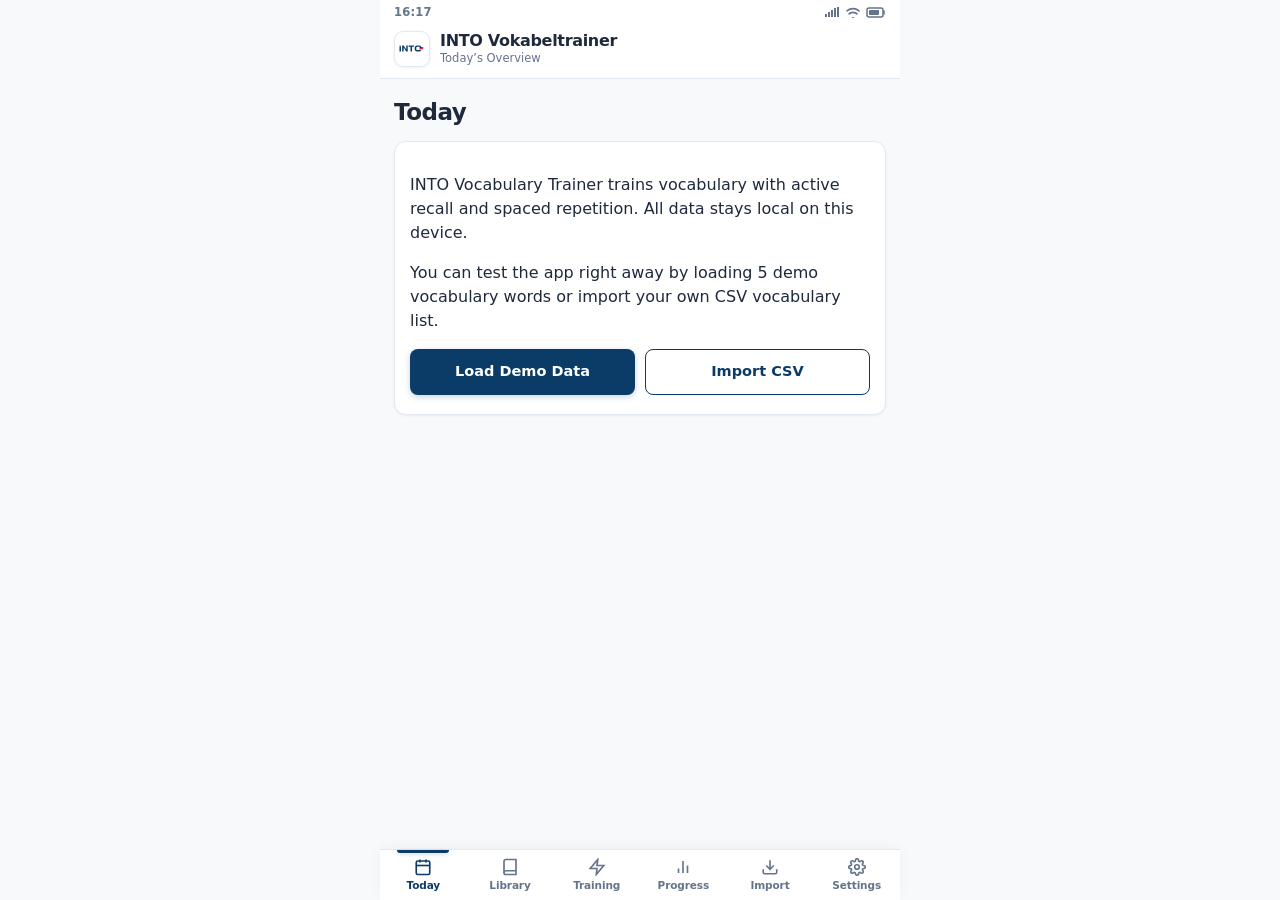
<file: app/src/main/assets/index.html>
<!DOCTYPE html><html lang="en"><head><meta charset="utf-8"><meta name="viewport" content="width=device-width,initial-scale=1,viewport-fit=cover,maximum-scale=1"><title>German Memory Coach - INTO Vokabeltrainer</title><meta name="description" content="Offline German vocabulary training with active recall and spaced repetition, packaged as an Android app."><meta property="og:title" content="German Memory Coach"><meta property="og:description" content="Offline German vocabulary training with active recall and spaced repetition, packaged as an Android app."><meta property="og:type" content="website"><meta name="theme-color" content="#0b3c68"><meta name="mobile-web-app-capable" content="yes"><link rel="icon" type="image/svg+xml" href="/into-icon.svg"><link rel="icon" type="image/png" sizes="192x192" href="/icon-192.png"><link rel="apple-touch-icon" href="/icon-192.png"><script>
if('serviceWorker' in navigator){
  navigator.serviceWorker.getRegistrations().then(function(regs){
    for(var i=0;i<regs.length;i++){regs[i].unregister();}
  });
}
if('caches' in window){
  caches.keys().then(function(keys){
    for(var i=0;i<keys.length;i++){caches.delete(keys[i]);}
  });
}
</script><style>
:root{
  --bg:#f8f9fa;--c:#ffffff;--c-subtle:#f1f5f9;--t:#1e293b;--m:#64748b;
  --a:#0b3c68;--a-hover:#072a4a;--a-subtle:rgba(11,60,104,0.08);--a-glow:rgba(11,60,104,0.22);
  --ok:#15803d;--ok-bg:#f0fdf4;--ok-bd:#bbf7d0;
  --w:#b45309;--w-bg:#fffbeb;--w-bd:#fde68a;
  --bad:#b91c1c;--bad-bg:#fef2f2;--bad-bd:#fecaca;
  --bd:#e2e8f0;--bd-focus:#0b3c68;
  --shadow-sm:0 1px 3px rgba(0,0,0,0.04),0 1px 2px rgba(0,0,0,0.02);
  --shadow-md:0 4px 14px rgba(0,0,0,0.06);
  --shadow-lg:0 10px 25px -5px rgba(0,0,0,0.1);
  --radius-sm:8px;--radius-md:12px;--radius-lg:16px;
}
@media(prefers-color-scheme:dark){
  :root{
    --bg:#0f141c;--c:#171d26;--c-subtle:#1f2633;--t:#f1f5f9;--m:#94a3b8;
    --a:#5fa5d9;--a-hover:#7bb7e2;--a-subtle:rgba(95,165,217,0.12);--a-glow:rgba(95,165,217,0.25);
    --ok:#4ade80;--ok-bg:rgba(74,222,128,0.12);--ok-bd:rgba(74,222,128,0.3);
    --w:#fbbf24;--w-bg:rgba(251,191,36,0.12);--w-bd:rgba(251,191,36,0.3);
    --bad:#f87171;--bad-bg:rgba(248,113,113,0.12);--bad-bd:rgba(248,113,113,0.3);
    --bd:#262e3d;--bd-focus:#5fa5d9;
    --shadow-sm:0 1px 3px rgba(0,0,0,0.2);
    --shadow-md:0 4px 14px rgba(0,0,0,0.3);
    --shadow-lg:0 10px 25px -5px rgba(0,0,0,0.4);
  }
}
*{box-sizing:border-box;-webkit-tap-highlight-color:transparent}
body{
  margin:0;font:16px/1.5 -apple-system,BlinkMacSystemFont,"Segoe UI",Roboto,system-ui,sans-serif;
  background:var(--bg);color:var(--t);
  padding:0 0 calc(74px + env(safe-area-inset-bottom,0px)) 0;
  -webkit-font-smoothing:antialiased;
  min-height:100vh;
  display:flex;flex-direction:column;align-items:center;
}
/* Vertical, mobile-first column container */
main{
  width:100%;max-width:520px;margin:0 auto;padding:14px 14px 24px;
  display:flex;flex-direction:column;
}
#v{width:100%}
/* Persistent bottom navigation bar */
nav{
  position:fixed;bottom:0;left:0;right:0;width:100%;max-width:520px;margin:0 auto;
  display:flex;background:var(--c);background:color-mix(in srgb,var(--c) 95%,transparent);
  backdrop-filter:blur(16px);-webkit-backdrop-filter:blur(16px);
  border-top:1px solid var(--bd);z-index:50;
  padding-bottom:env(safe-area-inset-bottom,0px);
  box-shadow:0 -2px 12px rgba(0,0,0,0.04);
}
.app-header{
  width:100%;max-width:520px;position:sticky;top:0;z-index:40;
  background:var(--c);background:color-mix(in srgb,var(--c) 96%,transparent);
  backdrop-filter:blur(16px);-webkit-backdrop-filter:blur(16px);
  border-bottom:1px solid var(--bd);padding-top:env(safe-area-inset-top,0px);
}
.status-bar{
  display:flex;justify-content:space-between;align-items:center;
  padding:4px 14px 2px;font-size:11.5px;font-weight:600;color:var(--m);
  letter-spacing:0.02em;user-select:none;
}
.status-icons{display:flex;align-items:center;gap:6px}
.top-app-bar{
  display:flex;justify-content:space-between;align-items:center;
  padding:8px 14px 10px;
}
.app-title-group{display:flex;align-items:center;gap:10px}
.app-logo-badge{
  width:36px;height:36px;border-radius:9px;background:#ffffff;
  border:1.5px solid var(--bd);box-shadow:0 1px 3px rgba(0,0,0,0.06);
  display:flex;align-items:center;justify-content:center;
  padding:3px;flex-shrink:0;overflow:hidden;
}
@media(prefers-color-scheme:dark){
  .app-logo-badge{background:#1e2633;border-color:#334155}
}
.app-title{font-size:16px;font-weight:750;letter-spacing:-0.02em;color:var(--t);line-height:1.2}
.app-subtitle{font-size:11.5px;color:var(--m);font-weight:500}
.brand-hero{
  display:flex;flex-direction:column;align-items:center;text-align:center;
  padding:18px 16px 16px;margin-bottom:14px;
  background:linear-gradient(180deg,var(--c) 0%,var(--c-subtle) 100%);
  border:1.5px solid var(--bd);border-radius:var(--radius-lg);
  box-shadow:var(--shadow-sm);position:relative;overflow:hidden;
}
.brand-hero::before{
  content:"";position:absolute;top:0;left:0;right:0;height:4px;
  background:linear-gradient(90deg,#0B3C68 0%,#0B3C68 62%,#181818 62%,#181818 75%,#DE222B 75%,#DE222B 88%,#FFCC00 88%,#FFCC00 100%);
}
.brand-hero-logo{
  width:100%;max-width:240px;margin:2px auto 8px;display:flex;justify-content:center;
}
.into-main-logo{width:100%;max-width:220px;height:auto;display:block}
.brand-hero-title{font-size:23px;font-weight:800;letter-spacing:-0.03em;color:#0B3C68;margin:2px 0 2px}
@media(prefers-color-scheme:dark){
  .brand-hero-title{color:#7bb7e2}
}
.brand-hero-sub{font-size:12px;color:var(--m);font-weight:600;letter-spacing:0.04em;text-transform:uppercase}
nav button svg{width:18px;height:18px;margin-bottom:2px;stroke-width:2.2}
nav button span{font-size:10.5px;font-weight:600;letter-spacing:-0.01em}
nav button{
  flex:1;padding:8px 2px 6px;border:0;background:none;color:var(--m);
  font:inherit;font-size:11px;font-weight:500;cursor:pointer;
  transition:color .15s,transform .1s;position:relative;
  display:flex;flex-direction:column;align-items:center;justify-content:center;
  min-height:50px;
}
nav button:active{transform:scale(0.92)}
nav .on{color:var(--a);font-weight:700}
nav .on::after{
  content:"";position:absolute;top:0;left:20%;right:20%;height:3px;
  background:var(--a);border-radius:0 0 3px 3px;
  box-shadow:0 1px 4px var(--a-glow);
}

h1{font-size:23px;font-weight:700;letter-spacing:-0.02em;margin:2px 0 12px}
h2{font-size:16px;font-weight:600;letter-spacing:-0.01em;margin:0 0 10px}
.card{
  background:var(--c);border:1px solid var(--bd);border-radius:var(--radius-md);
  padding:15px;margin:0 0 12px;box-shadow:var(--shadow-sm);
  transition:box-shadow .2s,border-color .2s;
}
.card:hover{box-shadow:var(--shadow-md)}
.m{color:var(--m);font-size:13.5px;line-height:1.45}

/* Touch-optimized controls */
button.b, a.b{
  background:var(--a);color:#fff;border:0;border-radius:var(--radius-sm);
  padding:11px 16px;font:inherit;font-size:14.5px;font-weight:600;
  cursor:pointer;margin:4px 0;box-shadow:0 2px 6px var(--a-glow);
  transition:all .15s ease;display:inline-flex;align-items:center;justify-content:center;
  min-height:44px;text-decoration:none;box-sizing:border-box;
}
button.b:hover, a.b:hover{background:var(--a-hover);filter:brightness(1.08)}
button.b:active:not(:disabled), a.b:active{transform:scale(0.96)}
button.b.s, a.b.s{
  background:transparent;color:var(--a);border:1.5px solid var(--a);box-shadow:none;
}
button.b.s:hover, a.b.s:hover{background:var(--a-subtle)}
button.b.d, a.b.d{background:var(--bad);color:#fff;box-shadow:0 2px 6px rgba(185,28,28,0.2)}
button.b.d:hover, a.b.d:hover{filter:brightness(1.1)}
button:disabled{opacity:.4;cursor:not-allowed;transform:none!important}

.btn-grid-2{display:grid;grid-template-columns:1fr 1fr;gap:10px;margin:8px 0 4px}
.btn-grid-2 > button.b, .btn-grid-2 > a.b{width:100%;margin:0}
.btn-grid-3{display:grid;grid-template-columns:1fr 1fr 1fr;gap:8px;margin:8px 0 4px}
.btn-grid-3 > button.b, .btn-grid-3 > a.b{width:100%;margin:0;padding:10px 8px;font-size:13.5px}
.btn-row{display:flex;gap:10px;margin:8px 0 4px}
.btn-row > button.b, .btn-row > a.b{flex:1;margin:0}

input,select,textarea{
  font:inherit;padding:11px 12px;border:1px solid var(--bd);border-radius:var(--radius-sm);
  background:var(--c);color:var(--t);width:100%;max-width:100%;transition:border-color .15s,box-shadow .15s;
  margin:4px 0 6px;
}
input:focus,select:focus,textarea:focus{
  outline:none;border-color:var(--bd-focus);box-shadow:0 0 0 3px var(--a-glow);
}
input.big{width:100%;font-size:19px;padding:13px 14px;font-weight:500}

/* Vertical stats grid */
.g{display:grid;grid-template-columns:1fr 1fr;gap:8px}
.st{text-align:center;padding:10px 8px}
.st b{display:block;font-size:22px;font-weight:700;color:var(--t);margin-bottom:2px}

.pill{
  display:inline-block;padding:2px 8px;border-radius:99px;font-size:11.5px;
  font-weight:600;border:1px solid var(--bd);background:var(--c-subtle);margin-right:4px;
}
.ok{color:var(--ok);background:var(--ok-bg);border-color:var(--ok-bd)}
.bad{color:var(--bad);background:var(--bad-bg);border-color:var(--bad-bd)}
.w{color:var(--w);background:var(--w-bg);border-color:var(--w-bd)}
.pill.due-now{
  color:#ea580c;background:#fff7ed;border-color:#fdba74;font-weight:700;
}
@media(prefers-color-scheme:dark){
  .pill.due-now{color:#fb923c;background:rgba(249,115,22,0.18);border-color:rgba(249,115,22,0.4)}
}

/* Multiple choice cards */
.opt{
  display:block;width:100%;text-align:left;padding:14px 14px;margin:8px 0;
  border:1.5px solid var(--bd);border-radius:var(--radius-md);background:var(--c);
  color:var(--t);font:inherit;font-size:15px;cursor:pointer;
  transition:all .15s cubic-bezier(0.4,0,0.2,1);position:relative;
  min-height:50px;
}
.opt:hover{border-color:var(--a);background:var(--a-subtle)}
.opt:active{transform:scale(0.98)}
.opt.on{
  border-color:var(--a);background:var(--a-subtle);box-shadow:0 0 0 2px var(--a-glow);
  font-weight:600;
}

.table-wrap{
  width:100%;
  overflow-x:auto;
  -webkit-overflow-scrolling:touch;
  margin:4px 0 8px;
  border-radius:var(--radius-sm);
}
table{width:100%;border-collapse:collapse;font-size:13px;margin:2px 0}
td,th{padding:7px 5px;border-bottom:1px solid var(--bd);text-align:left;vertical-align:middle}
th{color:var(--m);font-weight:600;font-size:11.5px;text-transform:uppercase;letter-spacing:0.03em;white-space:nowrap}
th.tc,td.tc{text-align:center}
th.tr,td.tr{text-align:right}
.tbl-num{font-variant-numeric:tabular-nums;font-weight:600}
.tbl-zero{color:var(--m);font-weight:400;opacity:0.55}
.tbl-mature{color:var(--ok);font-weight:700}
.tbl-ok{color:var(--ok);font-weight:700}
.tbl-warn{color:var(--w);font-weight:700}
.tbl-bad{color:var(--bad);font-weight:700}
.tbl-sub{font-size:10px;color:var(--m);display:block;margin-top:-2px;font-weight:400}
.tbl-bar{display:flex;height:3px;border-radius:2px;overflow:hidden;background:var(--c-subtle);margin-top:3px;max-width:140px}
.tbl-bar>span{height:100%;display:block}
.tbl-skill-title{font-weight:600;color:var(--t);display:block;font-size:13px;line-height:1.25}
.tbl-count{font-size:11px;color:var(--m);font-weight:400;margin-left:4px}
.mastery-legend{
  display:flex;flex-wrap:wrap;gap:12px;margin:0 0 10px;font-size:11.5px;color:var(--m);font-weight:500
}
.leg-item{display:inline-flex;align-items:center;gap:5px}
.leg-dot{width:8px;height:8px;border-radius:50%;display:inline-block}
.leg-learn{background:#f59e0b}
.leg-rev{background:var(--a)}
.leg-mat{background:var(--ok)}
@media(max-width:420px){
  td,th{padding:6px 3px;font-size:12px}
  th{font-size:10.5px}
  .tbl-skill-title{font-size:12px}
  .mastery-legend{gap:8px;font-size:11px}
}

.row{
  padding:11px 8px;border-bottom:1px solid var(--bd);cursor:pointer;
  transition:background .15s,padding .15s;border-radius:6px;
}
.row:hover{background:var(--a-subtle);padding-left:10px}

.fg{display:grid;grid-template-columns:repeat(auto-fit,minmax(140px,1fr));gap:8px;margin:8px 0 4px}
.fg select{margin:0}
.lh{display:flex;align-items:center;justify-content:space-between;margin:8px 0;font-size:13px;color:var(--m)}
.lk{color:var(--a);cursor:pointer;text-decoration:none;font-weight:600;font-size:12.5px}
.lk:hover{text-decoration:underline}
.act{display:flex;gap:8px;margin-top:10px}
.act button{flex:1;margin:0}
.card.dz{border-color:var(--bad);background:rgba(185,28,28,0.03)}
.card.dz h2{color:var(--bad)}

/* Interactive Study Chart & Activity Styles */
.chart-card-header{display:flex;justify-content:space-between;align-items:flex-start;gap:8px;margin-bottom:12px}
.chart-headline{font-size:16px;font-weight:700;margin:0;color:var(--t)}
.chart-sub{font-size:12px;color:var(--m);margin-top:2px}
.chart-badge{display:inline-flex;align-items:center;gap:5px;padding:4px 9px;border-radius:12px;background:var(--c-subtle);font-size:11.5px;font-weight:600;color:var(--a);border:1px solid var(--bd)}
.chart-stats-grid{display:grid;grid-template-columns:repeat(3,1fr);gap:8px;margin-bottom:16px}
.chart-stat-item{background:var(--c-subtle);border-radius:var(--radius-sm);padding:8px 10px;text-align:center;border:1px solid var(--bd)}
.chart-stat-val{font-size:17px;font-weight:800;color:var(--t);font-variant-numeric:tabular-nums;line-height:1.2}
.chart-stat-lbl{font-size:10.5px;color:var(--m);font-weight:600;text-transform:uppercase;letter-spacing:0.02em;margin-top:2px}

.chart-container{
  background:var(--c-subtle);
  border:1px solid var(--bd);
  border-radius:var(--radius-md);
  padding:14px 10px 10px;
  position:relative;
  margin-bottom:12px;
}
.chart-bars-wrap{
  display:flex;
  gap:6px;
  align-items:flex-end;
  height:120px;
  padding:0 2px;
  position:relative;
}
.chart-target-line{
  position:absolute;left:0;right:0;border-top:1.5px dashed var(--a);
  opacity:0.35;pointer-events:none;z-index:1;
}
.chart-target-lbl{
  position:absolute;right:4px;font-size:10px;color:var(--a);font-weight:600;
  transform:translateY(-100%);padding-bottom:2px;background:var(--c-subtle);
  padding:1px 4px;border-radius:3px;
}
.chart-col{
  flex:1;
  display:flex;
  flex-direction:column;
  align-items:center;
  height:100%;
  justify-content:flex-end;
  cursor:pointer;
  position:relative;
  border-radius:6px;
  padding:4px 2px 2px;
  transition:background .15s ease;
  z-index:2;
}
.chart-col:hover{background:var(--a-subtle)}
.chart-col.selected{background:var(--a-subtle);box-shadow:inset 0 0 0 1.5px var(--a)}
.chart-bar-outer{
  width:100%;
  max-width:28px;
  height:86px;
  display:flex;
  flex-direction:column;
  justify-content:flex-end;
  align-items:center;
  position:relative;
}
.chart-bar-fill{
  width:100%;
  background:var(--a);
  border-radius:4px 4px 1px 1px;
  min-height:3px;
  transition:all .25s cubic-bezier(0.4,0,0.2,1);
  transform-origin:bottom;
  position:relative;
  box-shadow:0 1px 3px rgba(0,0,0,0.08);
}
.chart-col:hover .chart-bar-fill{
  filter:brightness(1.15);
  box-shadow:0 0 8px var(--a-glow);
}
.chart-col.selected .chart-bar-fill{
  background:var(--a);
  box-shadow:0 0 10px var(--a-glow);
}
.chart-bar-fill.target-met{
  background:linear-gradient(180deg, #10b981 0%, #059669 100%);
}
.chart-col.is-today .chart-bar-fill{
  border:1px solid #fff;
}
.chart-bar-val{
  font-size:10px;
  font-weight:700;
  color:var(--t);
  margin-bottom:3px;
  font-variant-numeric:tabular-nums;
  transition:opacity .15s;
}
.chart-col-date{
  margin-top:6px;
  font-size:11px;
  font-weight:600;
  color:var(--m);
  text-align:center;
  line-height:1.2;
}
.chart-col.is-today .chart-col-date{
  color:var(--a);
  font-weight:800;
}
.chart-col-dayname{
  font-size:9.5px;
  font-weight:500;
  text-transform:uppercase;
  opacity:0.8;
  display:block;
}

.chart-day-detail{
  background:var(--c);
  border:1.5px solid var(--bd);
  border-radius:var(--radius-sm);
  padding:12px 14px;
  margin-top:10px;
  animation:fade .2s ease-out;
  display:flex;
  flex-direction:column;
  gap:6px;
}
.chart-day-detail-header{
  display:flex;
  justify-content:space-between;
  align-items:center;
  font-weight:700;
  font-size:13.5px;
  color:var(--t);
}
.chart-day-detail-pill{
  display:inline-flex;
  align-items:center;
  gap:4px;
  font-size:11.5px;
  padding:2px 8px;
  border-radius:10px;
  font-weight:600;
}
.chart-day-sessions{
  font-size:12px;
  color:var(--m);
  line-height:1.45;
}
.chart-overview-chips{
  display:flex;
  flex-wrap:wrap;
  gap:8px;
  margin-top:14px;
  padding-top:12px;
  border-top:1px solid var(--bd);
}
.chart-chip{
  display:inline-flex;
  align-items:center;
  gap:6px;
  background:var(--c-subtle);
  border:1px solid var(--bd);
  border-radius:20px;
  padding:4px 10px;
  font-size:11.5px;
  color:var(--t);
}
.chart-chip b{color:var(--a)}

.ban{
  background:var(--w-bg);border:1px solid var(--w-bd);color:var(--w);
  border-radius:var(--radius-sm);padding:10px 12px;margin-bottom:12px;font-size:13.5px;font-weight:500;
}

/* Vertical Bottom Sheet Dialog */
dialog{
  position:fixed;bottom:0;top:auto;left:0;right:0;max-width:520px;width:100%;margin:0 auto;
  border-radius:24px 24px 0 0;border:1px solid var(--bd);border-bottom:0;
  padding:12px 18px calc(24px + env(safe-area-inset-bottom,0px));
  max-height:88vh;overflow-y:auto;background:var(--bg);color:var(--t);
  box-shadow:var(--shadow-lg);animation:shUp .26s cubic-bezier(0.16,1,0.3,1);
  touch-action:pan-y;
  overscroll-behavior:contain;
}
dialog::backdrop{
  background:rgba(0,0,0,0.52);
  backdrop-filter:blur(4px);-webkit-backdrop-filter:blur(4px);
  animation:fadeBackdrop .2s ease-out;
}
.dlg-drag-bar{
  width:100%;padding:8px 0 12px;display:flex;align-items:center;justify-content:center;
  cursor:grab;touch-action:none;user-select:none;min-height:26px;
}
.dlg-drag-bar:active{cursor:grabbing}
.dlg-handle{
  width:44px;height:5px;background:var(--bd);border-radius:99px;
  transition:background .15s ease,transform .15s ease;
}
.dlg-drag-bar:hover .dlg-handle{background:var(--m)}
.dlg-drag-bar:active .dlg-handle{transform:scaleY(1.3);background:var(--a)}
dialog.closing{animation:shDown .2s cubic-bezier(0.4,0,1,1) forwards!important}
dialog.closing::backdrop{animation:fadeOutBackdrop .2s ease forwards!important}
@keyframes shUp{from{transform:translateY(100%)}to{transform:translateY(0)}}
@keyframes shDown{from{transform:translateY(0)}to{transform:translateY(105%)}}
@keyframes fadeBackdrop{from{opacity:0}to{opacity:1}}
@keyframes fadeOutBackdrop{from{opacity:1}to{opacity:0}}

label{display:block;font-size:12.5px;font-weight:600;color:var(--m);margin-top:10px;margin-bottom:2px}
dialog input,dialog textarea{width:100%}
.big2{font-size:26px;font-weight:700;letter-spacing:-0.02em;margin:6px 0}

@keyframes fi{from{opacity:0;transform:translateY(8px)}to{opacity:1;transform:translateY(0)}}
@keyframes sh{20%,60%{transform:translateX(-6px)}40%,80%{transform:translateX(6px)}}
@keyframes pop{0%{transform:scale(0.98)}50%{transform:scale(1.02)}100%{transform:scale(1)}}
@keyframes gr{from{transform:scaleY(0)}}
@keyframes rg{from{stroke-dasharray:0 251.3}}
.an>*{animation:fi .25s cubic-bezier(0.16,1,0.3,1) both}
.an>*:nth-child(2){animation-delay:.03s}
.an>*:nth-child(3){animation-delay:.06s}

kbd{
  font:11px/1.2 monospace;border:1px solid currentColor;border-radius:4px;
  padding:2px 5px;margin-right:7px;opacity:.75;vertical-align:middle;
}
.pb{height:7px;background:var(--bd);border-radius:4px;margin:10px 0;overflow:hidden}
.pb i{
  display:block;height:100%;background:linear-gradient(90deg,var(--a),var(--a-hover));
  border-radius:4px;transition:width .4s ease;
}

.okc{border-color:var(--ok)!important;box-shadow:0 0 0 3px rgba(21,128,61,0.2)!important;animation:pop .3s ease}
.badc{border-color:var(--bad)!important;box-shadow:0 0 0 3px rgba(185,28,28,0.2)!important;animation:sh .35s ease}
.wc{border-color:var(--w)!important;box-shadow:0 0 0 3px rgba(180,83,9,0.2)!important}
.ring{animation:rg .9s ease-out;transition:stroke-dasharray .6s ease}

.chip{
  display:inline-block;padding:8px 12px;margin:3px 4px 3px 0;border:1px solid var(--bd);
  border-radius:99px;background:var(--c);color:var(--t);font:inherit;font-size:13.5px;
  font-weight:500;cursor:pointer;transition:all .15s ease;
}
.chip:hover{border-color:var(--a);background:var(--a-subtle)}
.chip:active{transform:scale(0.94)}
.chip.on{background:var(--a);color:#fff;border-color:var(--a);box-shadow:0 2px 6px var(--a-glow)}
.chip.off{opacity:.45;border-style:dashed}

@media(prefers-reduced-motion:reduce){
  *,*::before,*::after{animation-duration:0.01ms!important;animation-iteration-count:1!important;transition-duration:0.01ms!important}
}
</style></head><body><header id="android-bar" class="app-header"><div class="status-bar"><span class="status-time" id="status-clock">09:41</span><span class="status-icons"><svg width="15" height="12" viewBox="0 0 15 12" fill="currentColor"><path d="M0 10h2V7H0v3zm3 0h2V5H3v5zm3 0h2V3H6v7zm3 0h2V1H9v9zm3 0h2V0h-2v10z"/></svg><svg width="14" height="11" viewBox="0 0 14 11" fill="currentColor"><path d="M7 2.5C9.4 2.5 11.5 3.5 13 5.1L14 3.9C12.2 2 9.8 0.8 7 0.8S1.8 2 0 3.9L1 5.1C2.5 3.5 4.6 2.5 7 2.5zm0 3.8C8.5 6.3 9.8 7 10.8 8.1L12 6.8C10.7 5.4 8.9 4.6 7 4.6S3.3 5.4 2 6.8L3.2 8.1C4.2 7 5.5 6.3 7 6.3zm0 3.8c.8 0 1.5.7 1.5 1.5s-.7 1.5-1.5 1.5-1.5-.7-1.5-1.5.7-1.5 1.5-1.5z"/></svg><svg width="20" height="11" viewBox="0 0 20 11" fill="currentColor"><rect x="1" y="1" width="16" height="9" rx="2" fill="none" stroke="currentColor" stroke-width="1.5"/><rect x="3" y="3" width="10" height="5" rx="1"/><path d="M18 4v3" stroke="currentColor" stroke-width="1.5" stroke-linecap="round"/></svg></span></div><div class="top-app-bar"><div class="app-title-group"><span class="app-logo-badge" title="INTO Academy"><svg viewBox="0 0 500 190" width="30" height="13" style="display:block"><g><path d="M 26,22 L 53,22 L 26,49 Z" fill="#DE222B"/><path d="M 53,30 L 53,130 L 26,130 L 26,57 Z" fill="#0B3C68"/></g><path d="M 74,22 L 101,22 L 148,93 L 148,22 L 174,22 L 174,130 L 147,130 L 101,59 L 101,130 L 74,130 Z" fill="#0B3C68"/><path d="M 188,22 L 286,22 L 286,48 L 251,48 L 251,130 L 223,130 L 223,48 L 188,48 Z" fill="#0B3C68"/><path fill-rule="evenodd" d="M 342,22 C 314,22 298,38 298,66 L 298,86 C 298,114 314,130 342,130 L 378,130 C 406,130 422,114 422,86 L 422,66 C 422,38 406,22 378,22 Z M 344,48 C 333,48 326,55 326,67 L 326,85 C 326,97 333,104 344,104 L 376,104 C 387,104 394,97 394,85 L 394,67 C 394,55 387,48 376,48 Z" fill="#0B3C68"/><g><rect x="382" y="55" width="70" height="16" fill="#181818"/><rect x="382" y="71" width="70" height="16" fill="#DE222B"/><rect x="382" y="87" width="70" height="16" fill="#FFCC00"/></g><rect x="382" y="55" width="70" height="48" rx="8" fill="none" stroke="#FFFFFF" stroke-width="2.5"/></svg></span><div><div class="app-title">INTO Vokabeltrainer</div><div class="app-subtitle" id="app-sub">Active Recall &amp; Spaced Repetition</div></div></div></div></header><main><div id="v"></div></main><nav id="nav"></nav><dialog id="dlg"></dialog><script>
/* ===== INTO Vokabeltrainer — single-file offline prototype. Sections: DB, model, scheduler, grading, exercises, session, views, import, backup ===== */
const $=s=>document.querySelector(s),esc=s=>String(s??'').replace(/[&<>"]/g,c=>({'&':'&amp;','<':'&lt;','>':'&gt;','"':'&quot;'}[c]));
const H=36e5,D=864e5,lc=s=>nz(s).toLowerCase(),nz=s=>String(s||'').trim().replace(/\s+/g,' ').replace(/[.!?;,]+$/,''),split=s=>String(s||'').split(/[;|]/).map(x=>x.trim()).filter(Boolean);
const shuf=a=>a.map(x=>[Math.random(),x]).sort((x,y)=>x[0]-y[0]).map(x=>x[1]);
const FIELDS='id level book lesson category topic source_page german english_meanings german_explanation word_type notes example_de example_en article singular plural infinitive present_ich present_du present_er_sie_es present_wir present_ihr present_sie_Sie praeteritum partizip_ii auxiliary reflexive separable_prefix required_preposition required_case accepted_german_answers accepted_english_answers cloze_sentence_de cloze_answer cloze_alternatives grammar_pattern reference_sentence_de reference_sentence_en example_source data_status'.split(' ');
const ALIAS={deutsch:'german',word:'german',english:'english_meanings',translation:'english_meanings',meaning:'english_meanings',beispiel:'example_de',type:'word_type'};
const SK={mean:'Meaning',prod:'German production',art:'Article',plu:'Plural',conj:'Conjugation',past:'Past forms',ctx:'Cloze context',pat:'Grammar pattern'};
const EXN=['Meaning recognition (MC)','German production','Meaning recall','Contextual cloze','Article / plural','Verb conjugation','Past forms','Expression / grammar pattern'];
const DEF={k:'set',times:['08:00','14:00','20:00'],min:10,newDay:8,notify:false,follow:15,strong:true,off:[],lenient:true,speak:false,sim:0};
const DEMO=[{id:'demo1',category:'noun',german:'die Erfahrung',english_meanings:'experience',article:'die',singular:'Erfahrung',plural:'Erfahrungen',german_explanation:'Wissen, das man durch Praxis bekommt.',example_de:'Ich habe viel Erfahrung in diesem Beruf.',example_en:'I have a lot of experience in this job.',cloze_sentence_de:'Ich habe viel ___ in diesem Beruf.',cloze_answer:'Erfahrung'},
{id:'demo2',category:'verb',german:'empfehlen',infinitive:'empfehlen',english_meanings:'to recommend',present_ich:'empfehle',present_du:'empfiehlst',present_er_sie_es:'empfiehlt',present_wir:'empfehlen',present_ihr:'empfehlt',present_sie_Sie:'empfehlen',praeteritum:'empfahl',partizip_ii:'empfohlen',auxiliary:'haben',example_de:'Ich empfehle dir dieses Buch.',example_en:'I recommend this book to you.',cloze_sentence_de:'Er hat mir das Buch ___.',cloze_answer:'empfohlen',reference_sentence_de:'Ich kann dir dieses Buch empfehlen.',reference_sentence_en:'I can recommend this book to you.'},
{id:'demo3',category:'adj',german:'müde',english_meanings:'tired',example_de:'Ich bin heute sehr müde.',example_en:'I am very tired today.',cloze_sentence_de:'Ich bin heute sehr ___.',cloze_answer:'müde'},
{id:'demo4',category:'expr',german:'auf jemanden warten',english_meanings:'to wait for someone',required_preposition:'auf',required_case:'Akkusativ',grammar_pattern:'warten auf + Akkusativ',example_de:'Ich warte auf den Bus.',example_en:'I am waiting for the bus.',cloze_sentence_de:'Ich warte ___ den Bus.',cloze_answer:'auf'},
{id:'demo5',category:'conn',german:'weil',english_meanings:'because',grammar_pattern:'weil → conjugated verb at the end of the clause',example_de:'Ich bleibe zu Hause, weil ich müde bin.',example_en:'I stay home because I am tired.',cloze_sentence_de:'Ich bleibe zu Hause, ___ ich bin.',cloze_answer:'weil'}].map(o=>({...o,level:'Demo',book:'Demo content',lesson:'Demo',demo:'1',data_status:'demo'}));
/* ---- DB (IndexedDB, one store per entity, keyPath k) ---- */
let db=null,S={items:[],states:{},logs:[],sessions:[],kv:{},set:{...DEF},im:{}},A=null,P=null,tab='home',F={},IMP=null,sel=null,progDay=null,warn='';
const store=(n,m)=>db.transaction(n,m).objectStore(n),NAMES=['items','states','logs','sessions','kv'];
const put=(n,o)=>db?new Promise(r=>{const q=store(n,'readwrite').put(o);q.onsuccess=q.onerror=()=>r()}):0,del=(n,k)=>db?new Promise(r=>{const q=store(n,'readwrite').delete(k);q.onsuccess=q.onerror=()=>r()}):0;
const putMany=(n,a)=>db?new Promise(r=>{const t=db.transaction(n,'readwrite'),s=t.objectStore(n);a.forEach(o=>s.put(o));t.oncomplete=t.onerror=t.onabort=()=>r()}):0,clr=n=>db?new Promise(r=>{store(n,'readwrite').clear().onsuccess=()=>r()}):0,all=n=>new Promise(r=>{const q=store(n,'readonly').getAll();q.onsuccess=()=>r(q.result)});
async function load(){try{db=await new Promise((r,j)=>{const q=indexedDB.open('gmc',1);q.onupgradeneeded=()=>NAMES.forEach(n=>q.result.createObjectStore(n,{keyPath:'k'}));q.onsuccess=()=>r(q.result);q.onerror=()=>j()})}catch(e){db=null;warn='Storage is unavailable: nothing will be saved after closing the app. Export a JSON backup before leaving.'}
if(db){S.items=await all('items');(await all('states')).forEach(s=>S.states[s.k]=s);S.logs=await all('logs');S.sessions=await all('sessions');(await all('kv')).forEach(o=>S.kv[o.k]=o);if(navigator.storage&&navigator.storage.persist)navigator.storage.persist()}
S.set={...DEF,...(S.kv.set||{})};A=S.kv.active||null;if(A)A.run=null;reidx();if(window.AndroidBridge&&typeof window.AndroidBridge.setNotificationsEnabled==='function'&&S.set.notify){window.AndroidBridge.setNotificationsEnabled(true,JSON.stringify(S.set.times),S.set.follow)}}
const reidx=()=>{S.im={};S.items.forEach(i=>S.im[i.id]=i)},saveSet=()=>{S.kv.set=S.set;put('kv',S.set);if(window.AndroidBridge&&typeof window.AndroidBridge.setNotificationsEnabled==='function'){window.AndroidBridge.setNotificationsEnabled(!!S.set.notify,JSON.stringify(S.set.times),S.set.follow)}},now=()=>Date.now()+(S.set.sim||0)*H,dstr=t=>new Date(t).toLocaleDateString('sv'),today=()=>dstr(now()),dayStart=()=>new Date(now()).setHours(0,0,0,0);
/* ---- Model: skills per item, states, scheduler ---- */
const has=(...a)=>a.every(x=>x&&String(x).trim()),gname=it=>it.german||it.infinitive||'';
function skillsFor(it){const s=['mean','prod'],c=it.category;if(c=='noun'){if(it.article)s.push('art');if(it.plural)s.push('plu')}
if(c=='verb'){if(it.present_ich||it.present_du||it.present_er_sie_es)s.push('conj');if(it.praeteritum||it.partizip_ii)s.push('past')}
if(has(it.cloze_sentence_de,it.cloze_answer))s.push('ctx');if(has(it.required_preposition))s.push('pat');return s}
const mkSt=(id,sk,due)=>({k:id+'|'+sk,id,sk,reps:0,iv:0,ef:2.3,ok:0,fail:0,lapse:0,n:0,rec:[],due});
function ensure(it){if(!it.intro)return;skillsFor(it).forEach(sk=>{const k=it.id+'|'+sk;if(!S.states[k]){S.states[k]=mkSt(it.id,sk,now());put('states',S.states[k])}})}
/* SM-2-inspired: q>=3 grows interval (1d,3d,then *ef); MC (weak evidence) never grows beyond 3d; partial -> tomorrow, interval halved; fail -> lapse, retry in 3h (later session, not immediate) */
function sched(st,q,mc){const n=now();st.n++;st.last=n;st.rec=[...st.rec,q].slice(-8);
if(q>=3){st.ok++;if(mc){if(!st.reps){st.reps=1;st.iv=1}st.due=n+Math.min(Math.max(st.iv,1),3)*D}else{st.reps++;st.iv=st.reps==1?1:st.reps==2?3:Math.round(st.iv*st.ef);st.ef=Math.min(2.8,st.ef+.05);st.due=n+st.iv*D}}
else if(q==2){st.iv=Math.max(1,Math.round(st.iv/2));st.ef=Math.max(1.3,st.ef-.15);st.due=n+D}
else{st.fail++;if(st.reps>0)st.lapse++;st.reps=0;st.iv=0;st.ef=Math.max(1.3,st.ef-.2);st.due=n+3*H}}
const stLabel=s=>!s||!s.n?'New':s.iv>=21?'Mature':s.reps>=2?'Review':'Learning';
function itStatus(it){if(!it.intro)return'New';const l=skillsFor(it).map(k=>S.states[it.id+'|'+k]).filter(Boolean).map(stLabel);return l.includes('Learning')||l.includes('New')?'Learning':l.includes('Review')?'Review':'Mature'}
function dueList(ids,prac){const n=now();return Object.values(S.states).filter(s=>(prac||s.due<=n)&&(!ids||ids.has(s.id))&&S.im[s.id]&&skillsFor(S.im[s.id]).includes(s.sk)).sort((a,b)=>a.due-b.due)}
const weak=it=>skillsFor(it).some(k=>{const s=S.states[it.id+'|'+k];return s&&(s.lapse>=2||s.fail>=3)});
const incomplete=it=>!it.english_meanings||(it.category=='noun'&&!(it.article&&it.plural))||(it.category=='verb'&&!(it.praeteritum&&it.partizip_ii))||!it.example_de;
/* ---- Grading (single reusable function) ---- */
function lev(a,b){const m=[...Array(b.length+1).keys()];for(let i=1;i<=a.length;i++){let p=m[0];m[0]=i;for(let j=1;j<=b.length;j++){const t=m[j];m[j]=Math.min(m[j]+1,m[j-1]+1,p+(a[i-1]==b[j-1]?0:1));p=t}}return m[b.length]}
/* results: correct | norm (case/spacing only) | partial | incorrect | review (needs self-assessment). Missing umlauts are never silently accepted: they give 'partial'. */
function grade(ex,raw){const r=nz(raw);if(!r)return'empty';if(ex.t==1)return raw==ex.ans[0]?'correct':'incorrect';
if(ex.ans.some(a=>nz(a)==r))return'correct';if(ex.ans.some(a=>lc(a)==lc(r)))return'norm';
if(ex.sing){const w=r.split(' ');if(w.length==2&&lc(w[1])==lc(ex.sing))return'partial';}
if(S.set.lenient&&ex.ans.some(a=>a.length>=5&&lev(lc(a),lc(r))==1))return'partial';return'incorrect'}
/* ---- Exercise generation: returns null when data is missing (never invents content) ---- */
function distract(it){const own=split(it.english_meanings).map(lc);return[...new Set(shuf(S.items.filter(o=>o.id!=it.id)).sort((a,b)=>(b.category==it.category)-(a.category==it.category)).map(o=>split(o.english_meanings)[0]).filter(x=>x&&!own.includes(lc(x))))]}
function gen(it,k,st){const ok=t=>!S.set.off.includes(t-1),g=gname(it),en=split(it.english_meanings),pr={ich:'present_ich',du:'present_du','er/sie/es':'present_er_sie_es',wir:'present_wir',ihr:'present_ihr','sie/Sie':'present_sie_Sie'};
if(k=='mean'){if(!en.length)return null;const d=distract(it);if(ok(1)&&d.length>=3&&(st.reps<2||!ok(3)))return{t:1,sk:k,q:'What does this mean?',w:g,opts:shuf([en[0],...d.slice(0,3)]),ans:[en[0]]};
return ok(3)?{t:3,sk:k,q:'Type the English meaning',w:g,ans:[...en,...split(it.accepted_english_answers),...en.map(e=>e.replace(/^to /,''))]}:null}
if(k=='prod'){if(!ok(2)||!en.length)return null;const sg=it.singular||'';return{t:2,sk:k,q:'Type the German word or expression',w:en.join(' / '),ans:[...new Set([g,sg,...split(it.accepted_german_answers)].filter(Boolean))],sing:it.category=='noun'?sg:''}}
if(k=='art'&&ok(5))return{t:5,sk:k,q:'What is the article of "'+(it.singular||g.replace(/^(der|die|das) /,''))+'"?',ans:[it.article]};
if(k=='plu'&&ok(5)){const s=it.singular||g.replace(/^(der|die|das) /,'');return{t:5,sk:k,q:'Type the plural of "'+s+'"',ans:[it.plural,'die '+it.plural]}}
if(k=='conj'&&ok(6)){const f=shuf(Object.entries(pr).filter(([p,c])=>it[c])),[p,c]=f[0];return{t:6,sk:k,q:'Präsens · '+(it.infinitive||g)+' · '+p,ans:[it[c],p+' '+it[c]]}}
if(k=='past'&&ok(7)){const o=[];if(it.praeteritum)o.push(['Präteritum (er/sie/es) of '+g,[it.praeteritum,'er '+it.praeteritum]]);if(it.partizip_ii){o.push(['Partizip II of '+g,[it.partizip_ii]]);if(it.auxiliary)o.push(['Perfekt (er/sie/es) of '+g,[it.auxiliary=='sein'?'ist':'hat',].map(a=>a+' '+it.partizip_ii).flatMap(x=>[x,'er '+x])])}const[q,a]=shuf(o)[0];return{t:7,sk:k,q,ans:a}}
if(k=='ctx'&&ok(4))return{t:4,sk:k,q:'Fill the gap',w:it.cloze_sentence_de,ans:[it.cloze_answer,...split(it.cloze_alternatives)]};
if(k=='pat'&&ok(8))return{t:8,sk:k,q:'Which preposition belongs to "'+g+'"?',w:it.grammar_pattern?'':'',ans:[it.required_preposition]};
return null}
/* ---- Session engine ---- */
const elapsed=()=>A?A.ms+(A.run?Date.now()-A.run:0):0,save=()=>{put('kv',A);render()};
function newLimit(){if(A.ids)return Math.max(0,S.set.newDay-A.nw);const t=today(),done=S.items.filter(i=>i.intro&&dstr(i.intro)==t).length,back=dueList().length;if(back>40)return 0;return Math.max(0,Math.min(S.set.newDay-done,([4,3,1][A.slot]??2)-A.nw))}
function startS(slot,ids,label){if(A)return resumeS();A={k:'active',id:'s'+Date.now(),slot,date:today(),ms:0,run:Date.now(),done:[],hist:[],nw:0,c:0,p:0,i:0,fails:{},ids:ids||null,cur:null,label:label||''};tab='train';adv()}
function resumeS(){tab='train';if(!A)return;if(!A.hist)A.hist=[];A.run=Date.now();if(A.cur&&A.cur.sk=='sent')A.cur=null;if(A.cur){P={ph:'ask',ex:A.cur,it:S.im[A.cur.k.split('|')[0]],t0:Date.now(),draft:A.draft||''};save()}else if(A.introId&&S.im[A.introId]){P={ph:'intro',it:S.im[A.introId]};save()}else adv()}
function pauseS(){if(A&&A.run){A.ms+=Date.now()-A.run;A.run=null;if(P&&P.ph=='ask')A.draft=P.draft||'';put('kv',A)}}
function adv(){A.cur=null;if(elapsed()>=S.set.min*6e4)return fin();const ids=A.ids?new Set(A.ids):null;let q=dueList(ids,!!ids).filter(s=>!A.done.includes(s.k));
if(A.slot==1)q.sort((a,b)=>(['conj','art','plu','past','pat'].includes(a.sk)?0:1)-(['conj','art','plu','past','pat'].includes(b.sk)?0:1));if(A.slot==2)q=shuf(q);
while(q.length){const s=q.shift(),ex=gen(S.im[s.id],s.sk,s);if(ex){ex.k=s.k;A.cur=ex;P={ph:'ask',ex,it:S.im[s.id],t0:Date.now()};sel=null;return save()}A.done.push(s.k)}
if(newLimit()>0){const it=S.items.find(i=>!i.intro&&(!ids||ids.has(i.id)));if(it){A.introId=it.id;P={ph:'intro',it};return save()}}fin()}
function introduce(id){
  const it=(id&&S.im[id])||(P&&P.it)||(A&&A.introId&&S.im[A.introId])||(A&&A.cur&&S.im[A.cur.k.split('|')[0]]);
  if(!it){if(A)return adv();return}
  if(A&&!A.run)A.run=Date.now();
  it.intro=now();put('items',it);
  skillsFor(it).forEach(sk=>{const k=it.id+'|'+sk;S.states[k]=mkSt(it.id,sk,now()+(sk=='mean'?0:3*H));put('states',S.states[k])});
  if(A){A.nw++;A.introId=null}
  const st=S.states[it.id+'|mean'];let ex=gen(it,'mean',st);
  if(!ex){for(const sk of skillsFor(it)){const testSt=S.states[it.id+'|'+sk]||mkSt(it.id,sk,now());ex=gen(it,sk,testSt);if(ex)break}}
  if(!ex){if(A)return adv();return}
  ex.k=(st&&st.k)||(it.id+'|'+ex.sk);if(A)A.cur=ex;P={ph:'ask',ex,it,t0:Date.now()};sel=null;save()
}
function submit(){const raw=P.ex.t==1?sel:$('#ans')?.value;if(!nz(raw||''))return;const g=grade(P.ex,raw);P.raw=raw;P.ms=Date.now()-P.t0;if(g=='review'){P.ph='fb';P.pend=1;render()}else rec(g,0)}
function rec(gc,self){const{ex,it}=P,st=S.states[ex.k];
const prevSt=JSON.parse(JSON.stringify(st));
sched(st,gc=='partial'?2:gc=='incorrect'?0:ex.t==1?3:4,ex.t==1);
const lg={k:Date.now()+'-'+Math.random().toString(36).slice(2,6),t:now(),id:it.id,sk:ex.sk,ty:ex.t,a:P.raw,e:ex.ans.join(' / '),g:gc,ms:P.ms,nm:gc=='norm',self:!!self};
S.logs.push(lg);put('logs',lg);put('states',st);
if(!A.hist)A.hist=[];
A.hist.push({ex,it,prevSt,lgK:lg.k,gc,raw:P.raw,draft:P.draft||'',t0:P.t0});
A.done.push(ex.k);A[gc=='partial'?'p':gc=='incorrect'?'i':'c']++;if(gc=='incorrect')A.fails[ex.sk]=(A.fails[ex.sk]||0)+1;A.cur=null;P.ph='fb';P.gc=gc;P.pend=0;save()}
function goBack(){
  if(P&&P.ph=='fb'&&!P.pend){
    if(A&&A.hist&&A.hist.length){
      const last=A.hist.pop();
      S.states[last.ex.k]=last.prevSt;put('states',last.prevSt);
      const lIdx=S.logs.findIndex(l=>l.k===last.lgK);
      if(lIdx>=0){S.logs.splice(lIdx,1);del('logs',last.lgK)}
      const dIdx=A.done.lastIndexOf(last.ex.k);
      if(dIdx>=0)A.done.splice(dIdx,1);
      if(last.gc=='correct'||last.gc=='norm')A.c=Math.max(0,A.c-1);
      else if(last.gc=='partial')A.p=Math.max(0,A.p-1);
      else if(last.gc=='incorrect'){A.i=Math.max(0,A.i-1);if(A.fails[last.ex.sk]){A.fails[last.ex.sk]--;if(A.fails[last.ex.sk]<=0)delete A.fails[last.ex.sk]}}
      A.cur=last.ex;
      P={ph:'ask',ex:last.ex,it:last.it,t0:Date.now(),draft:last.raw||last.draft||''};
      sel=last.ex.t==1?last.raw:null;
      return save();
    }
  }
  if(!A||!A.hist||!A.hist.length)return;
  const last=A.hist.pop();
  S.states[last.ex.k]=last.prevSt;put('states',last.prevSt);
  const lIdx=S.logs.findIndex(l=>l.k===last.lgK);
  if(lIdx>=0){S.logs.splice(lIdx,1);del('logs',last.lgK)}
  const dIdx=A.done.lastIndexOf(last.ex.k);
  if(dIdx>=0)A.done.splice(dIdx,1);
  if(last.gc=='correct'||last.gc=='norm')A.c=Math.max(0,A.c-1);
  else if(last.gc=='partial')A.p=Math.max(0,A.p-1);
  else if(last.gc=='incorrect'){A.i=Math.max(0,A.i-1);if(A.fails[last.ex.sk]){A.fails[last.ex.sk]--;if(A.fails[last.ex.sk]<=0)delete A.fails[last.ex.sk]}}
  A.cur=last.ex;
  P={ph:'ask',ex:last.ex,it:last.it,t0:Date.now(),draft:last.raw||last.draft||''};
  sel=last.ex.t==1?last.raw:null;
  save();
}
function fin(){const secs=Math.round(elapsed()/1e3),r={k:A.id,date:A.date,slot:A.slot,label:A.label||'',t:now(),secs,c:A.c,p:A.p,i:A.i,nw:A.nw,fails:A.fails,done:1};
if(r.c+r.p+r.i+r.nw>0){S.sessions.push(r);put('sessions',r)}else r.empty=1;del('kv','active');A=null;S.kv.active=null;P={ph:'sum',r};render()}
/* ---- Schedule status ---- */
const slotMs=(d,t)=>{const[h,m]=t.split(':');return new Date(d+'T'+h.padStart(2,'0')+':'+m+':00').getTime()};
function slotStatus(i){const d=today(),n=now(),t=slotMs(d,S.set.times[i]),nx=S.set.times[i+1]?slotMs(d,S.set.times[i+1]):slotMs(d,'23:59');if(S.sessions.some(s=>s.date==d&&s.slot==i))return'Completed';if(A&&A.slot==i&&A.date==d)return'In progress';return n<t?'Upcoming':n>=nx?'Missed':'Due now'}
function streak(){const ds=new Set(S.sessions.map(s=>s.date));let n=0,t=now();if(!ds.has(dstr(t)))t-=D;while(ds.has(dstr(t))){n++;t-=D}return n}
const studySecs=d=>S.sessions.filter(s=>s.date==d).reduce((a,s)=>a+s.secs,0)+(A&&A.date==d?Math.round(elapsed()/1e3):0);
/* ---- Views ---- */
const TABS=[['home','Today'],['lib','Library'],['train','Training'],['prog','Progress'],['imp','Import'],['set','Settings']];
const TAB_ICONS={
  home:'<svg viewBox="0 0 24 24" fill="none" stroke="currentColor"><rect x="3" y="4" width="18" height="18" rx="2" ry="2"/><line x1="16" y1="2" x2="16" y2="6"/><line x1="8" y1="2" x2="8" y2="6"/><line x1="3" y1="10" x2="21" y2="10"/></svg>',
  lib:'<svg viewBox="0 0 24 24" fill="none" stroke="currentColor"><path d="M4 19.5A2.5 2.5 0 0 1 6.5 17H20"/><path d="M6.5 2H20v20H6.5A2.5 2.5 0 0 1 4 19.5v-15A2.5 2.5 0 0 1 6.5 2z"/></svg>',
  train:'<svg viewBox="0 0 24 24" fill="none" stroke="currentColor"><polygon points="13 2 3 14 12 14 11 22 21 10 12 10 13 2"/></svg>',
  prog:'<svg viewBox="0 0 24 24" fill="none" stroke="currentColor"><line x1="18" y1="20" x2="18" y2="10"/><line x1="12" y1="20" x2="12" y2="4"/><line x1="6" y1="20" x2="6" y2="14"/></svg>',
  imp:'<svg viewBox="0 0 24 24" fill="none" stroke="currentColor"><path d="M21 15v4a2 2 0 0 1-2 2H5a2 2 0 0 1-2-2v-4"/><polyline points="7 10 12 15 17 10"/><line x1="12" y1="15" x2="12" y2="3"/></svg>',
  set:'<svg viewBox="0 0 24 24" fill="none" stroke="currentColor"><circle cx="12" cy="12" r="3"/><path d="M19.4 15a1.65 1.65 0 0 0 .33 1.82l.06.06a2 2 0 0 1 0 2.83 2 2 0 0 1-2.83 0l-.06-.06a1.65 1.65 0 0 0-1.82-.33 1.65 1.65 0 0 0-1 1.51V21a2 2 0 0 1-2 2 2 2 0 0 1-2-2v-.09A1.65 1.65 0 0 0 9 19.4a1.65 1.65 0 0 0-1.82.33l-.06.06a2 2 0 0 1-2.83 0 2 2 0 0 1 0-2.83l.06-.06a1.65 1.65 0 0 0 .33-1.82 1.65 1.65 0 0 0-1.51-1H3a2 2 0 0 1-2-2 2 2 0 0 1 2-2h.09A1.65 1.65 0 0 0 4.6 9a1.65 1.65 0 0 0-.33-1.82l-.06-.06a2 2 0 0 1 0-2.83 2 2 0 0 1 2.83 0l.06.06a1.65 1.65 0 0 0 1.82.33H9a1.65 1.65 0 0 0 1-1.51V3a2 2 0 0 1 2-2 2 2 0 0 1 2 2v.09a1.65 1.65 0 0 0 1 1.51 1.65 1.65 0 0 0 1.82-.33l.06-.06a2 2 0 0 1 2.83 0 2 2 0 0 1 0 2.83l-.06.06a1.65 1.65 0 0 0-.33 1.82V9a1.65 1.65 0 0 0 1.51 1H21a2 2 0 0 1 2 2 2 2 0 0 1-2 2h-.09a1.65 1.65 0 0 0-1.51 1z"/></svg>'
};
const SUB={home:'Today’s Overview',lib:'Vocabulary Library',train:'Active Training',prog:'Retention & Mastery',imp:'Import CSV',set:'Settings & Export'};
function updClock(){const el=$('#status-clock');if(el){const d=new Date();el.textContent=String(d.getHours()).padStart(2,'0')+':'+String(d.getMinutes()).padStart(2,'0')}}
setInterval(updClock,10000);updClock();
function go(t){if(t!='train'&&A&&A.run)pauseS();tab=t;const v=$('#v');v.classList.add('an');setTimeout(()=>v.classList.remove('an'),400);render()}
const INTO_LOGO_SVG=`<svg viewBox="0 0 500 190" class="into-main-logo" role="img" aria-label="INTO Academy"><defs><clipPath id="gf"><rect x="382" y="55" width="70" height="48" rx="8" ry="8"/></clipPath></defs><g><path d="M 26,22 L 53,22 L 26,49 Z" fill="#DE222B"/><path d="M 53,30 L 53,130 L 26,130 L 26,57 Z" fill="#0B3C68"/></g><path d="M 74,22 L 101,22 L 148,93 L 148,22 L 174,22 L 174,130 L 147,130 L 101,59 L 101,130 L 74,130 Z" fill="#0B3C68"/><path d="M 188,22 L 286,22 L 286,48 L 251,48 L 251,130 L 223,130 L 223,48 L 188,48 Z" fill="#0B3C68"/><path fill-rule="evenodd" d="M 342,22 C 314,22 298,38 298,66 L 298,86 C 298,114 314,130 342,130 L 378,130 C 406,130 422,114 422,86 L 422,66 C 422,38 406,22 378,22 Z M 344,48 C 333,48 326,55 326,67 L 326,85 C 326,97 333,104 344,104 L 376,104 C 387,104 394,97 394,85 L 394,67 C 394,55 387,48 376,48 Z" fill="#0B3C68"/><g clip-path="url(#gf)"><rect x="382" y="55" width="70" height="16" fill="#181818"/><rect x="382" y="71" width="70" height="16" fill="#DE222B"/><rect x="382" y="87" width="70" height="16" fill="#FFCC00"/></g><rect x="382" y="55" width="70" height="48" rx="8" fill="none" stroke="#FFFFFF" stroke-width="2.5"/><text x="245" y="172" text-anchor="middle" font-family="system-ui, -apple-system, sans-serif" font-weight="900" font-size="28" letter-spacing="16" fill="#DE222B">ACADEMY</text></svg>`;
function render(){$('#nav').innerHTML=TABS.map(([k,l])=>`<button class="${k==tab?'on':''}" onclick="go('${k}')">${TAB_ICONS[k]||''}<span>${l}</span></button>`).join('');
const subEl=$('#app-sub');if(subEl)subEl.textContent=SUB[tab]||'INTO Vokabeltrainer';
const sim=S.set.sim?`<div class="ban">TEST MODE: time is simulated (+${S.set.sim} h). Change it in Settings.</div>`:'';$('#v').innerHTML=(warn?`<div class="ban">${esc(warn)}</div>`:'')+sim+({home:vHome,lib:vLib,train:vTrain,prog:vProg,imp:vImp,set:vSet}[tab])();if(tab=='lib')libList();const a=$('#ans');if(a)a.focus()}
function vHome(){
  if(!S.items.length)return`<h1>Today</h1><div class="card"><p>INTO Vocabulary Trainer trains vocabulary with active recall and spaced repetition. All data stays local on this device.</p><p>You can test the app right away by loading 5 demo vocabulary words or import your own CSV vocabulary list.</p><div class="btn-grid-2" style="margin-top:14px"><button class="b" onclick="demo()">Load Demo Data</button><button class="b s" onclick="go('imp')">Import CSV</button></div></div>`;
  const d=today(),tgt=S.set.times.length*S.set.min,done=Math.round(studySecs(d)/60);
  const sk={};Object.values(S.states).forEach(s=>{if(s.fail&&SK[s.sk])sk[s.sk]=(sk[s.sk]||0)+s.fail});const wk=Object.entries(sk).sort((a,b)=>b[1]-a[1]).slice(0,3).map(([k])=>SK[k]).join(', ');
  return`<h1>Today</h1><div class="card" style="display:flex;align-items:center;gap:16px"><svg width="96" height="96" viewBox="0 0 100 100" role="img" aria-label="Minutes studied today"><circle cx="50" cy="50" r="40" fill="none" stroke="var(--bd)" stroke-width="10"/><circle class="ring" cx="50" cy="50" r="40" fill="none" stroke="var(--a)" stroke-width="10" stroke-linecap="round" stroke-dasharray="${Math.min(1,tgt?done/tgt:0)*251.3} 251.3" transform="rotate(-90 50 50)"/></svg><div><div class="big2">${done}/${tgt} min</div><div class="m">studied today · ${streak()} day streak</div></div></div>
<div class="card"><h2>Sessions</h2>${S.set.times.map((t,i)=>{const s=slotStatus(i);return`<div class="row" style="display:flex;justify-content:space-between;align-items:center;cursor:default"><div><div><b>${t}</b> · ${['Learn &amp; retrieve','Reinforce','Mixed retention','Extra'][i]||'Extra'}</div><div style="margin-top:4px"><span class="pill ${s=='Completed'?'ok':s=='Missed'?'bad':s=='Due now'?'due-now':''}">${s}</span></div></div><div>${s=='Completed'?'':s=='In progress'?`<button class="b" style="min-width:96px;margin:0" onclick="resumeS()">Resume</button>`:`<button class="b ${s=='Missed'?'s':''}" style="min-width:96px;margin:0" onclick="startS(${i})">Start</button>`}</div></div>`}).join('')}</div>
${wk?`<div class="card"><h2>Needs attention</h2><p>Skills with the most mistakes: ${wk}</p></div>`:''}`}
function demo(){S.items=DEMO.map(o=>({...o,k:o.id}));reidx();putMany('items',S.items);S.kv.onboarded={k:'onboarded'};put('kv',S.kv.onboarded);render()}
const FL={book:'All books',level:'All levels',lesson:'All lessons',category:'All categories',topic:'All topics'};
const opts=k=>`<option value="">${FL[k]}</option>`+[...new Set(S.items.map(i=>i[k]).filter(Boolean))].sort().map(v=>`<option value="${esc(v)}" ${F[k]==v?'selected':''}>${esc(v)}</option>`).join('');
const hasF=()=>!!((F.q&&F.q.trim())||Object.keys(FL).some(k=>F[k]));
function clearF(){F={};render()}
function vLib(){return`<h1>Vocabulary library</h1><div class="card"><input id="q" placeholder="Search German, English, notes…" value="${esc(F.q||'')}" oninput="F.q=this.value;libList()" style="width:100%"><div class="fg">${Object.keys(FL).map(k=>`<select onchange="F['${k}']=this.value;libList()">${opts(k)}</select>`).join('')}</div><div class="lh"><span id="cnt"></span> <a href="#" id="clr" class="lk" onclick="clearF();return false" style="display:${hasF()?'inline':'none'}">Clear filters</a></div><div class="act"><button class="b" onclick="edit()">Add word</button><button class="b s" onclick="studyF()">Study these</button><button class="b s" onclick="expCSV()">Export CSV</button></div></div><div class="card" id="list"></div>`}
function filt(){const q=lc(F.q||'');return S.items.filter(it=>(!q||[gname(it),it.english_meanings,it.notes,it.german_explanation,it.topic].some(x=>lc(x).includes(q)))&&Object.keys(FL).every(k=>!F[k]||it[k]==F[k]))}
function libList(){const r=filt(),el=$('#list'),c=$('#clr');if(c)c.style.display=hasF()?'inline':'none';if(!el)return;$('#cnt').textContent=r.length+' of '+S.items.length+' items';el.innerHTML=r.slice(0,200).map(it=>`<div class="row" style="cursor:default"><b>${esc(gname(it))}</b> — ${esc(it.english_meanings)} <span class="pill">${itStatus(it)}</span>${it.demo?'<span class="pill">demo</span>':''}${incomplete(it)?'<span class="pill w">incomplete</span>':''}<div class="m">${esc([it.book,it.level,it.lesson,it.category].filter(Boolean).join(' › '))}${it.plural?' · pl. '+esc(it.plural):''}</div></div>`).join('')||'<p class="m">No matching vocabulary. Import a CSV or add a word.</p>'}
function studyF(){const r=filt();if(!r.length)return alert('No items match the filters.');if(A)return resumeS();startS(-1,r.map(i=>i.id),'Library selection')}
let isDlgClosing=false;
function closeDlg(cb){
  const d=$('#dlg');
  if(!d||!d.open){if(cb)cb();return}
  if(isDlgClosing){if(cb)cb();return}
  isDlgClosing=true;
  d.classList.add('closing');
  let done=false;
  const finish=()=>{
    if(done)return;
    done=true;
    d.removeEventListener('animationend',finish);
    d.classList.remove('closing');
    d.style.transform='';
    d.style.transition='';
    try{d.close()}catch(_){}
    isDlgClosing=false;
    if(cb)cb();
  };
  d.addEventListener('animationend',finish,{once:true});
  setTimeout(finish,220);
}

function openDlg(html){
  const d=$('#dlg');
  if(!d)return;
  initDlgInteractions();
  isDlgClosing=false;
  d.classList.remove('closing');
  d.style.transform='';
  d.style.transition='';
  d.scrollTop=0;
  if(!html.includes('dlg-drag-bar')){
    html=`<div class="dlg-drag-bar" onclick="if(!window._dlgDragged)closeDlg()" role="button" aria-label="Drop down to close"><div class="dlg-handle"></div></div>`+html;
  }
  d.innerHTML=html;
  if(!d.open)d.showModal();
}

function initDlgInteractions(){
  const d=$('#dlg');
  if(!d||d._inited)return;
  d._inited=true;

  let startY=0,startX=0,currentY=0,startTime=0;
  let isDragging=false,canDrag=false;

  d.addEventListener('touchstart',e=>{
    if(!d.open||isDlgClosing)return;
    const t=e.touches[0];
    startY=t.clientY;
    startX=t.clientX;
    currentY=startY;
    startTime=Date.now();
    isDragging=false;
    window._dlgDragged=false;
    const target=e.target;
    const isHandle=target.closest&&target.closest('.dlg-drag-bar');
    const isInput=target.matches&&target.matches('input, textarea, select, button, a');
    if(isHandle||(d.scrollTop<=0&&!isInput)){
      canDrag=true;
    }else{
      canDrag=false;
    }
  },{passive:true});

  d.addEventListener('touchmove',e=>{
    if(!canDrag||!d.open||isDlgClosing)return;
    const t=e.touches[0];
    const dy=t.clientY-startY;
    const dx=t.clientX-startX;
    if(!isDragging){
      if(dy>6&&Math.abs(dy)>Math.abs(dx)){
        if(d.scrollTop<=0||(e.target.closest&&e.target.closest('.dlg-drag-bar'))){
          isDragging=true;
          window._dlgDragged=true;
        }else{
          canDrag=false;
          return;
        }
      }else if(dy<-4){
        canDrag=false;
        return;
      }
    }
    if(isDragging&&dy>0){
      if(e.cancelable)e.preventDefault();
      currentY=t.clientY;
      d.style.transition='none';
      d.style.transform=`translateY(${dy}px)`;
    }
  },{passive:false});

  const onDragEnd=()=>{
    if(!canDrag)return;
    if(isDragging){
      const dy=currentY-startY;
      const dt=Math.max(1,Date.now()-startTime);
      const vel=dy/dt;
      if(dy>60||(vel>0.35&&dy>20)){
        d.style.transition='transform 0.2s cubic-bezier(0.4, 0, 1, 1)';
        d.style.transform='translateY(105%)';
        setTimeout(()=>closeDlg(),180);
      }else{
        d.style.transition='transform 0.2s cubic-bezier(0.16, 1, 0.3, 1)';
        d.style.transform='translateY(0)';
        setTimeout(()=>{
          if(d.open&&!isDlgClosing){
            d.style.transform='';
            d.style.transition='';
          }
        },210);
      }
      setTimeout(()=>{window._dlgDragged=false;},150);
    }
    isDragging=false;
    canDrag=false;
  };

  d.addEventListener('touchend',onDragEnd,{passive:true});
  d.addEventListener('touchcancel',()=>{
    if(isDragging){
      d.style.transition='transform 0.2s cubic-bezier(0.16, 1, 0.3, 1)';
      d.style.transform='translateY(0)';
      setTimeout(()=>{d.style.transform='';d.style.transition='';},210);
    }
    isDragging=false;
    canDrag=false;
    window._dlgDragged=false;
  },{passive:true});

  d.addEventListener('mousedown',e=>{
    if(!d.open||isDlgClosing)return;
    const isHandle=e.target.closest&&(e.target.closest('.dlg-drag-bar')||e.target.closest('.dlg-handle'));
    if(!isHandle)return;
    startY=e.clientY;
    currentY=startY;
    startTime=Date.now();
    isDragging=false;
    window._dlgDragged=false;
    const onMouseMove=me=>{
      const dy=me.clientY-startY;
      if(!isDragging&&dy>5){
        isDragging=true;
        window._dlgDragged=true;
      }
      if(isDragging&&dy>0){
        currentY=me.clientY;
        d.style.transition='none';
        d.style.transform=`translateY(${dy}px)`;
      }
    };
    const onMouseUp=()=>{
      window.removeEventListener('mousemove',onMouseMove);
      window.removeEventListener('mouseup',onMouseUp);
      if(isDragging){
        const dy=currentY-startY;
        if(dy>60){
          d.style.transition='transform 0.2s cubic-bezier(0.4, 0, 1, 1)';
          d.style.transform='translateY(105%)';
          setTimeout(()=>closeDlg(),180);
        }else{
          d.style.transition='transform 0.2s cubic-bezier(0.16, 1, 0.3, 1)';
          d.style.transform='translateY(0)';
          setTimeout(()=>{
            if(d.open&&!isDlgClosing){
              d.style.transform='';
              d.style.transition='';
            }
          },210);
        }
        setTimeout(()=>{window._dlgDragged=false;},150);
      }
      isDragging=false;
    };
    window.addEventListener('mousemove',onMouseMove);
    window.addEventListener('mouseup',onMouseUp);
  });

  d.addEventListener('click',e=>{
    if(e.target===d){
      const r=d.getBoundingClientRect();
      const inBox=(e.clientX>=r.left&&e.clientX<=r.right&&e.clientY>=r.top&&e.clientY<=r.bottom);
      if(!inBox)closeDlg();
    }
  });

  d.addEventListener('cancel',e=>{
    e.preventDefault();
    closeDlg();
  });
}

function edit(id){
  const it=id?S.im[id]:{},ls=id?Object.values(S.states).filter(s=>s.id==id&&SK[s.sk]):[];
  openDlg(`<div class="dlg-drag-bar" onclick="if(!window._dlgDragged)closeDlg()" role="button" aria-label="Drop down to close"><div class="dlg-handle"></div></div>
<h2>${id?esc(gname(it)):'New word'}</h2>
${['category'].map(()=>`<label>category (noun, verb, adj, expr, conn)</label><input id="f_category" value="${esc(it.category)}">`).join('')}${FIELDS.filter(f=>f!='category'&&f!='id').map(f=>`<label>${f}</label><input id="f_${f}" value="${esc(it[f])}">`).join('')}
${ls.length?`<h2 style="margin-top:14px">Skills</h2><div class="table-wrap"><table><tr><th>Skill</th><th>Status</th><th class="tc">OK/Fail</th><th class="tr">Next due</th></tr>${ls.map(s=>`<tr><td>${SK[s.sk]}</td><td>${stLabel(s)}</td><td class="tc tbl-num">${s.ok}/${s.fail}</td><td class="tr">${s.n?new Date(s.due).toLocaleString():'—'}</td></tr>`).join('')}</table></div><p class="m">${S.logs.filter(l=>l.id==id).length} reviews logged.</p>`:''}
<p style="margin-top:14px;display:flex;gap:8px"><button class="b" style="flex:1" onclick="saveIt('${id||''}')">Save</button><button class="b s" style="flex:1" onclick="closeDlg()">Cancel</button>${id?`<button class="b d" onclick="delIt('${id}')">Delete</button>`:''}</p>`);
}
function saveIt(id){const o=id?S.im[id]:{intro:0};FIELDS.forEach(f=>{if(f!='id')o[f]=($('#f_'+f).value||'').trim()});if(!gname(o))return alert('German word or infinitive is required.');if(!o.german)o.german=o.infinitive;
if(!id){o.id='u'+Date.now().toString(36);S.items.push(o)}o.k=o.id;reidx();put('items',o);ensure(o);closeDlg(render)}
function delIt(id){if(!confirm('Delete this word and its review states? Review logs are kept in backups only if you export first.'))return;S.items=S.items.filter(i=>i.id!=id);Object.keys(S.states).filter(k=>k.startsWith(id+'|')).forEach(k=>{delete S.states[k];del('states',k)});del('items',id);reidx();closeDlg(render)}
function promptEnd(){
  if(!A)return;
  openDlg(`<div class="dlg-drag-bar" onclick="if(!window._dlgDragged)closeDlg()" role="button" aria-label="Drop down to close"><div class="dlg-handle"></div></div>
<h2>End Training Session?</h2>
<p class="m">Your completed exercises and stats (${A.c+A.p+A.i} done) will be saved to your daily progress and review history.</p>
<p style="margin-top:16px;display:flex;gap:8px">
  <button class="b" style="flex:1" onclick="closeDlg(fin)">Yes, End Session</button>
  <button class="b s" style="flex:1" onclick="closeDlg()">Continue Testing</button>
</p>`);
}
function promptAbandon(){
  if(!A){abandon();return}
  openDlg(`<div class="dlg-drag-bar" onclick="if(!window._dlgDragged)closeDlg()" role="button" aria-label="Drop down to close"><div class="dlg-handle"></div></div>
<h2>Abandon Interrupted Session?</h2>
<p class="m">Answers already submitted stay saved in your history, but this session will not count as completed for your schedule.</p>
<p style="margin-top:16px;display:flex;gap:8px">
  <button class="b d" style="flex:1" onclick="closeDlg(()=>{del('kv','active');S.kv.active=null;A=null;P=null;render()})">Abandon</button>
  <button class="b s" style="flex:1" onclick="closeDlg()">Keep Session</button>
</p>`);
}
function vTrain(){
if(P&&P.ph=='sum'){const r=P.r;return`<h1>Session summary</h1><div class="card">${r.empty?'<p>Nothing was due, so no session was recorded and your streak is unchanged. Try again after reviews are due, or import more vocabulary.</p>':`<p>Time: ${Math.round(r.secs/60*10)/10} min · Exercises: ${r.c+r.p+r.i} · Correct ${r.c} · Partial ${r.p} · Incorrect ${r.i} · New words ${r.nw}</p>${Object.keys(r.fails).length?`<p>Needs work: ${Object.keys(r.fails).map(k=>SK[k]).join(', ')}</p>`:''}`}<p class="m">Next planned: ${nextPlan()}</p><div style="margin-top:14px"><button class="b" style="width:100%;margin:0" onclick="P=null;go('home')">Done</button></div></div>`}
if(!A||!A.run)return vLand();const mm=elapsed(),left=Math.max(0,S.set.min*6e4-mm);
const canBack=!!((P&&P.ph=='fb'&&!P.pend)||(A&&A.hist&&A.hist.length>0));
const hdr=`<div class="m" style="display:flex;justify-content:space-between;align-items:center;flex-wrap:wrap;gap:6px"><span>Time left <b id="tm">${fmt(left)}</b> · ${A.c+A.p+A.i} done</span><span style="display:inline-flex;align-items:center;gap:6px"><button class="b s" style="padding:6px 14px;min-height:36px;font-size:13px;margin:0" onclick="pauseS();render()">Pause</button><button class="b s" style="padding:6px 14px;min-height:36px;font-size:13px;margin:0" onclick="promptEnd()">End</button></span></div><div class="pb"><i id="pbi" style="width:${Math.min(100,Math.round(mm/(S.set.min*600)))}%"></i></div>${left?'':'<div class="ban">Time is up. Finish this question, then the session ends.</div>'}`;
if(!A.run)return`<h1>Training</h1><div class="card"><p>Session paused.</p><div style="margin-top:14px"><button class="b" style="width:100%;margin:0" onclick="resumeS()">Resume</button></div></div>`;
if(!P){
  if(A.introId&&S.im[A.introId]){P={ph:'intro',it:S.im[A.introId]};}
  else if(A.cur&&S.im[A.cur.k.split('|')[0]]){P={ph:'ask',ex:A.cur,it:S.im[A.cur.k.split('|')[0]],t0:Date.now()};}
  else{adv();return''}
}
if(P.ph=='intro'){const it=P.it;return`<h1>New word</h1>${hdr}<div class="card"><div class="big2">${esc(gname(it))}</div><p><b>${esc(it.english_meanings)}</b></p>${it.german_explanation?`<p>${esc(it.german_explanation)}</p>`:''}${it.plural?`<p>Plural: ${esc(it.plural)}</p>`:''}${it.praeteritum?`<p>${esc([it.present_ich,it.present_du,it.present_er_sie_es,it.present_wir,it.present_ihr,it.present_sie_Sie].join(' · '))}<br>${esc(it.praeteritum)} · ${esc(it.auxiliary)} ${esc(it.partizip_ii)}</p>`:''}${it.grammar_pattern?`<p>${esc(it.grammar_pattern)}</p>`:''}${it.example_de?`<p><i>${esc(it.example_de)}</i><br><span class="m">${esc(it.example_en)}</span></p>`:''}${'speechSynthesis'in window?`<div style="margin-top:10px"><button class="b s" style="width:100%;margin:0" onclick="say('${esc(gname(it)).replace(/'/g,'')}')">🔊 Listen (Pronunciation)</button></div>`:''}<div class="${canBack?'btn-grid-2':'btn-row'}" style="margin-top:14px">${canBack?`<button class="b s" onclick="goBack()"><svg width="14" height="14" viewBox="0 0 24 24" fill="none" stroke="currentColor" stroke-width="2.5" style="vertical-align:-2px;margin-right:4px"><polyline points="15 18 9 12 15 6"/></svg>Previous</button>`:''}<button class="b" onclick="introduce('${it.id}')">Test me <kbd>Enter</kbd></button></div></div>`}
const ex=P.ex,it=P.it;if(P.ph=='ask')return`<h1>${SK[ex.sk]}</h1>${hdr}<div class="card"><p class="m">${esc(ex.q)}</p>${ex.w?`<div class="big2">${esc(ex.w)}</div>`:''}${ex.t==1?ex.opts.map((o,i)=>`<button class="opt ${sel==o?'on':''}" onclick="sel=this.dataset.o;render()" data-o="${esc(o)}"><kbd>${i+1}</kbd>${esc(o)}</button>`).join(''):`<input id="ans" class="big" autocomplete="off" autocapitalize="off" spellcheck="false" value="${esc(P.draft||'')}" oninput="P.draft=this.value" onkeydown="if(event.key=='Enter')submit()">`}<div class="${canBack?'btn-grid-2':'btn-row'}" style="margin-top:14px">${canBack?`<button class="b s" type="button" onclick="goBack()"><svg width="14" height="14" viewBox="0 0 24 24" fill="none" stroke="currentColor" stroke-width="2.5" style="vertical-align:-2px;margin-right:4px"><polyline points="15 18 9 12 15 6"/></svg>Previous</button>`:''}<button class="b" onclick="submit()" ${ex.t==1&&!sel?'disabled':''}>Check <kbd>Enter</kbd></button></div></div>`;
const g=P.gc,lab={correct:['Correct','ok'],norm:['Correct (capitalization/spacing normalized)','ok'],partial:['Partly correct — check spelling, umlauts or the article','w'],incorrect:['Not quite','bad']};
return`<h1>Feedback</h1>${hdr}<div class="card ${P.pend?'':{correct:'okc',norm:'okc',partial:'wc',incorrect:'badc'}[g]}">${P.pend?`<p><b>Compare with the reference, then rate yourself.</b></p>`:`<p class="${lab[g][1]}"><b>${lab[g][0]}</b></p>`}<p>Your answer: ${esc(P.raw)}</p>${ex.ans.length?`<p>Expected: <b>${esc(ex.ans.slice(0,3).join(' / '))}</b></p>`:`<p>Reference: <b>${esc(it.reference_sentence_de||it.example_de||'(none stored)')}</b><br><span class="m">${esc(it.reference_sentence_en||it.example_en||'')}</span></p>`}${P.note?`<p class="m">${esc(P.note)}</p>`:''}${it.grammar_pattern&&ex.sk!='mean'?`<p class="m">${esc(it.grammar_pattern)}</p>`:''}${it.example_de&&ex.ans.length?`<p class="m"><i>${esc(it.example_de)}</i> ${esc(it.example_en)}</p>`:''}
${P.pend?`<div class="btn-grid-3" style="margin-top:14px"><button class="b" onclick="rec('correct',1)"><kbd>1</kbd> I was right</button><button class="b s" onclick="rec('partial',1)"><kbd>2</kbd> Partly</button><button class="b d" onclick="rec('incorrect',1)"><kbd>3</kbd> Wrong</button></div>`:`<div class="btn-grid-2" style="margin-top:14px"><button class="b s" onclick="goBack()"><svg width="14" height="14" viewBox="0 0 24 24" fill="none" stroke="currentColor" stroke-width="2.5" style="vertical-align:-2px;margin-right:4px"><polyline points="15 18 9 12 15 6"/></svg>Previous</button><button class="b" onclick="adv()">Next <kbd>Enter</kbd></button></div>`}</div>`}
const fmt=ms=>Math.floor(ms/6e4)+':'+String(Math.floor(ms/1e3)%60).padStart(2,'0'),say=t=>{const u=new SpeechSynthesisUtterance(t);u.lang='de-DE';speechSynthesis.speak(u)};
function nextPlan(){const d=today();for(let i=0;i<S.set.times.length;i++)if(['Upcoming','Due now'].includes(slotStatus(i)))return`session ${i+1} at ${S.set.times[i]} today · ${dueList().length} reviews due now`;return`first session tomorrow at ${S.set.times[0]}`}
setInterval(()=>{if(A&&A.run&&tab=='train'&&$('#tm')){const l=S.set.min*6e4-elapsed();$('#tm').textContent=fmt(Math.max(0,l));const pb=$('#pbi');if(pb)pb.style.width=Math.min(100,elapsed()/(S.set.min*600))+'%';if(l<=0&&!$('.ban'))render()}remind()},1000);document.addEventListener('visibilitychange',()=>{if(document.hidden)pauseS()});addEventListener('pagehide',pauseS);
const notified=new Set();function remind(){if(!S.set.notify||!('Notification'in window)||Notification.permission!='granted')return;S.set.times.forEach((t,i)=>{if(slotStatus(i)=='Completed')return;const d=slotMs(today(),t),n=now();[[d,'Session due'],[d+S.set.follow*6e4,'Follow-up: session still open']].forEach(([x,m],j)=>{const key=today()+i+j;if(n>=x&&n<x+6e4&&!notified.has(key)){notified.add(key);new Notification('INTO Vokabeltrainer',{body:m+' ('+t+')'})}})})}
function selProgDay(d){progDay=(progDay==d?null:d);render()}
function vProg(){
  const days=[...Array(7)].map((_,i)=>dstr(now()-(6-i)*D));
  const dayNames=['Sun','Mon','Tue','Wed','Thu','Fri','Sat'];
  const dailyStats=days.map(d=>{
    const secs=studySecs(d);
    const m=Math.round(secs/6)/10;
    const sess=S.sessions.filter(s=>s.date==d);
    const dayReviews=S.logs.filter(l=>dstr(l.t)==d);
    const correctRev=dayReviews.filter(l=>l.g=='correct'||l.g=='norm').length;
    const dateObj=new Date(d+'T12:00:00');
    return{
      date:d,
      dayShort:dayNames[dateObj.getDay()],
      dayNum:d.slice(8),
      min:m,
      secs,
      sessions:sess,
      reviewsCount:dayReviews.length,
      correctCount:correctRev,
      isToday:d==today()
    };
  });
  const mins=dailyStats.map(s=>s.min);
  const tgtMin=S.set.times.length*S.set.min;
  const mx=Math.max(tgtMin,15,...mins);
  const totalMins=mins.reduce((a,b)=>a+b,0);
  const activeDays=dailyStats.filter(s=>s.min>0).length;
  const avgMins=activeDays?Math.round((totalMins/activeDays)*10)/10:0;
  const L=S.logs,gc=g=>L.filter(l=>g=='correct'?l.g=='correct'||l.g=='norm':l.g==g).length,du=dueList();
  const selectedDay=progDay?dailyStats.find(s=>s.date==progDay)||dailyStats[6]:dailyStats[6];
  const isSelected=(d)=>progDay?progDay==d:d==today();

  const gt=key=>{const m={};S.items.forEach(it=>{const k=it[key]||'—',o=m[k]=m[k]||{n:0,i:0,s:0};o.n++;if(it.intro){o.i++;if(skillsFor(it).every(s=>(S.states[it.id+'|'+s]||{iv:0}).iv>=7))o.s++}});return`<div class="table-wrap"><table><tr><th>${key}</th><th class="tc">Items</th><th class="tc">Intro</th><th class="tr">Stable (≥7d)</th></tr>${Object.entries(m).map(([k,o])=>`<tr><td>${esc(k)}</td><td class="tc tbl-num">${o.n}</td><td class="tc tbl-num ${o.i?'':'tbl-zero'}">${o.i}</td><td class="tr tbl-num ${o.s?'tbl-mature':'tbl-zero'}">${o.s}</td></tr>`).join('')}</table></div>`};
  const hard=Object.values(S.states).filter(s=>s.fail&&SK[s.sk]&&S.im[s.id]).sort((a,b)=>b.fail-a.fail).slice(0,6);

  const targetLineBottom=Math.round((tgtMin/mx)*86);

  return`<h1>Progress</h1>
<div class="card">
  <div class="chart-card-header">
    <div>
      <h2 class="chart-headline">Study time: last 7 days</h2>
      <div class="chart-sub">Tap any day column to view detailed sessions and accuracy</div>
    </div>
    <div class="chart-badge" title="Daily study target based on schedule (${S.set.times.length} sessions × ${S.set.min} min)">
      <svg width="12" height="12" viewBox="0 0 24 24" fill="none" stroke="currentColor" stroke-width="2"><circle cx="12" cy="12" r="10"/><circle cx="12" cy="12" r="6"/><circle cx="12" cy="12" r="2"/></svg>
      Target ${tgtMin}m/day
    </div>
  </div>

  <div class="chart-stats-grid">
    <div class="chart-stat-item">
      <div class="chart-stat-val">${totalMins.toFixed(1)}m</div>
      <div class="chart-stat-lbl">7-day total</div>
    </div>
    <div class="chart-stat-item">
      <div class="chart-stat-val">${avgMins.toFixed(1)}m</div>
      <div class="chart-stat-lbl">Active day avg</div>
    </div>
    <div class="chart-stat-item">
      <div class="chart-stat-val">${activeDays} / 7</div>
      <div class="chart-stat-lbl">Days studied</div>
    </div>
  </div>

  <div class="chart-container">
    <div class="chart-bars-wrap">
      <div class="chart-target-line" style="bottom:${targetLineBottom+30}px" title="Target: ${tgtMin} min/day">
        <span class="chart-target-lbl">Goal ${tgtMin}m</span>
      </div>
      ${dailyStats.map(s=>{
        const barH=Math.max(3,Math.round((s.min/mx)*86));
        const met=s.min>=tgtMin;
        const selCls=isSelected(s.date)?'selected':'';
        const todayCls=s.isToday?'is-today':'';
        return`
        <div class="chart-col ${selCls} ${todayCls}" onclick="selProgDay('${s.date}')" title="${s.dayShort} ${s.date}: ${s.min} min (${s.sessions.length} sessions)">
          <span class="chart-bar-val">${s.min>0?s.min+'m':'—'}</span>
          <div class="chart-bar-outer">
            <div class="chart-bar-fill ${met?'target-met':''}" style="height:${barH}px"></div>
          </div>
          <div class="chart-col-date">
            <span class="chart-col-dayname">${s.dayShort}</span>
            <span>${s.dayNum}</span>
          </div>
        </div>`;
      }).join('')}
    </div>
  </div>

  ${selectedDay?`
  <div class="chart-day-detail">
    <div class="chart-day-detail-header">
      <span>${selectedDay.dayShort}, ${selectedDay.date} ${selectedDay.isToday?'<span class="pill ok" style="font-size:10px;margin-left:4px">Today</span>':''}</span>
      <span class="chart-day-detail-pill ${selectedDay.min>=tgtMin?'ok':selectedDay.min>0?'a':''}" style="background:var(--c-subtle);border:1px solid var(--bd)">
        ${selectedDay.min} min studied ${selectedDay.min>=tgtMin?'✓ Goal met':''}
      </span>
    </div>
    <div class="chart-day-sessions">
      ${selectedDay.sessions.length?`
        <b>Sessions completed (${selectedDay.sessions.length}):</b>
        ${selectedDay.sessions.map((sn,idx)=>{
          const totalAns=(sn.c||0)+(sn.p||0)+(sn.i||0);
          const timeStr=sn.t?new Date(sn.t).toLocaleTimeString([],{hour:'2-digit',minute:'2-digit'}):'';
          return`<div style="padding:4px 0;border-bottom:1px solid var(--bd-subtle, rgba(0,0,0,0.05));display:flex;justify-content:space-between">
            <span>${timeStr?timeStr+' · ':''}Session ${sn.slot!==undefined?sn.slot+1:idx+1} ${sn.label?`(${sn.label})`:''}</span>
            <span><b>${Math.round(sn.secs/60)}m</b> (${totalAns} answers, ${sn.c||0} correct)</span>
          </div>`;
        }).join('')}
      `:`<span class="m">No saved sessions completed on this day.</span>`}
      ${selectedDay.reviewsCount?`<div style="margin-top:4px" class="m">Total review cards answered on this day: <b>${selectedDay.reviewsCount}</b> (${selectedDay.correctCount} correct · ${Math.round(selectedDay.correctCount/selectedDay.reviewsCount*100)}% accuracy)</div>`:''}
    </div>
  </div>`:''}

  <div class="chart-overview-chips">
    <span class="chart-chip">Completed sessions: <b>${S.sessions.length}</b></span>
    <span class="chart-chip">Current streak: <b>${streak()} ${streak()==1?'day':'days'}</b></span>
    <span class="chart-chip">Total reviews: <b>${L.length}</b></span>
    <span class="chart-chip">Correct: <b style="color:var(--ok)">${gc('correct')}</b></span>
    <span class="chart-chip">Partial: <b style="color:var(--w)">${gc('partial')}</b></span>
    <span class="chart-chip">Incorrect: <b style="color:var(--bad)">${gc('incorrect')}</b></span>
    <span class="chart-chip">Due now: <b>${du.length}</b></span>
    <span class="chart-chip">Overdue: <b class="${du.filter(s=>s.due<dayStart()).length?'w':''}">${du.filter(s=>s.due<dayStart()).length}</b></span>
    <span class="chart-chip">Words introduced: <b>${S.items.filter(i=>i.intro).length}</b></span>
  </div>
</div>
<div class="card"><h2>Skill mastery</h2><div class="mastery-legend"><span class="leg-item"><span class="leg-dot leg-learn"></span>Learn</span><span class="leg-item"><span class="leg-dot leg-rev"></span>Review</span><span class="leg-item"><span class="leg-dot leg-mat"></span>Mature (≥21d)</span></div><div class="table-wrap"><table><thead><tr><th>Skill</th><th class="tc" title="New or Learning">Learn</th><th class="tc" title="Review interval < 21 days">Review</th><th class="tc" title="Mature interval ≥ 21 days">Mature</th><th class="tr" title="Accuracy rate across reviews">Accuracy</th></tr></thead><tbody>${Object.keys(SK).map(k=>{const s=Object.values(S.states).filter(x=>x.sk==k&&S.im[x.id]),l=L.filter(x=>x.sk==k),a=l.filter(x=>x.g=='correct'||x.g=='norm').length,nL=s.filter(x=>['New','Learning'].includes(stLabel(x))).length,nR=s.filter(x=>stLabel(x)=='Review').length,nM=s.filter(x=>stLabel(x)=='Mature').length,tot=nL+nR+nM;const pL=tot?(nL/tot*100).toFixed(1):0,pR=tot?(nR/tot*100).toFixed(1):0,pM=tot?(nM/tot*100).toFixed(1):0;const accHtml=l.length<5?`<span class="tbl-zero" title="Needs ≥5 reviews for score">—</span>`:`<span class="${a/l.length>=0.8?'tbl-ok':a/l.length>=0.6?'tbl-warn':'tbl-bad'}">${Math.round(a/l.length*100)}%</span><span class="tbl-sub">${l.length} rev</span>`;return`<tr><td><span class="tbl-skill-title">${SK[k]}<span class="tbl-count">(${tot})</span></span>${tot?`<div class="tbl-bar" title="Learn: ${nL}, Review: ${nR}, Mature: ${nM}"><span style="width:${pL}%;background:#f59e0b"></span><span style="width:${pR}%;background:var(--a)"></span><span style="width:${pM}%;background:var(--ok)"></span></div>`:''}</td><td class="tc tbl-num ${nL?'':'tbl-zero'}">${nL}</td><td class="tc tbl-num ${nR?'':'tbl-zero'}">${nR}</td><td class="tc tbl-num ${nM?'tbl-mature':'tbl-zero'}">${nM}</td><td class="tr tbl-num">${accHtml}</td></tr>`}).join('')}</tbody></table></div></div>
<div class="card"><h2>By lesson</h2>${gt('lesson')}</div><div class="card"><h2>By category</h2>${gt('category')}</div>`}
/* ---- CSV import ---- */
function csv(t,d){const R=[];let r=[],f='',q=0;t=t.replace(/^\uFEFF/,'');for(let i=0;i<t.length;i++){const c=t[i];if(q){if(c=='"'){if(t[i+1]=='"'){f+='"';i++}else q=0}else f+=c}else if(c=='"'&&!f)q=1;else if(c==d){r.push(f);f=''}else if(c=='\n'||c=='\r'){if(c=='\r'&&t[i+1]=='\n')i++;r.push(f);f='';if(r.some(x=>x.trim()))R.push(r);r=[]}else f+=c}r.push(f);if(r.some(x=>x.trim()))R.push(r);return R}
const h32=s=>{let h=5381;for(const c of s)h=(h*33^c.charCodeAt(0))>>>0;return h.toString(36)};
function matchField(raw){
  if(!raw) return '';
  const s=String(raw).trim().toLowerCase();
  const clean=s.replace(/[^a-z0-9äöüß_]/g,'_').replace(/_+/g,'_').replace(/^_+|_+$/g,'');
  const direct=FIELDS.find(f=>f.toLowerCase()===clean);
  if(direct) return direct;
  if(ALIAS[clean]) return ALIAS[clean];
  if(ALIAS[s]) return ALIAS[s];
  if(/^(deutsch|german|wort|woerter|wörter|vokabel|vokabeln|stichwort|begriff|begriffe|front|vorderseite|term|expression|vocab|vocabulary|target|target_word|de|ger)$/i.test(clean)||clean.includes('german')||clean.includes('deutsch')||clean.includes('vokabel')||clean.includes('stichwort')) return 'german';
  if(/^(english|englisch|translation|translations|meaning|meanings|bedeutung|bedeutungen|uebersetzung|übersetzung|uebersetzungen|übersetzungen|definition|back|rueckseite|rückseite|source|en|eng)$/i.test(clean)||clean.includes('english')||clean.includes('englisch')||clean.includes('translat')||clean.includes('bedeut')||clean.includes('uebersetz')||clean.includes('übersetz')||clean.includes('meaning')) return 'english_meanings';
  if(/^(category|kategorie|kategorien|wortart|part_of_speech|pos|type|word_type)$/i.test(clean)||clean.includes('kategori')||clean.includes('wortart')) return 'category';
  if(/^(example_en|english_example|beispiel_en|englischer_satz)$/i.test(clean)||(clean.includes('example')&&clean.includes('en'))) return 'example_en';
  if(/^(example|example_de|beispiel|beispielsatz|beispiele|sentence|satz|german_sentence|context|kontext)$/i.test(clean)||clean.includes('beispiel')||clean.includes('example')) return 'example_de';
  if(/^(article|artikel|gender|geschlecht|genus)$/i.test(clean)) return 'article';
  if(/^(singular|einzahl)$/i.test(clean)) return 'singular';
  if(/^(plural|mehrzahl|pluralform)$/i.test(clean)||clean.includes('plural')) return 'plural';
  if(/^(infinitive|infinitiv|grundform|verb)$/i.test(clean)) return 'infinitive';
  if(/^(book|buch|textbook|lehrbuch|kursbuch)$/i.test(clean)||clean.includes('buch')||clean.includes('book')) return 'book';
  if(/^(level|niveau|stufe|cefr|sprachniveau)$/i.test(clean)||clean.includes('niveau')||clean.includes('level')) return 'level';
  if(/^(lesson|lektion|unit|kapitel|einheit|chapter|lekt)$/i.test(clean)||clean.includes('lektion')||clean.includes('lesson')||clean.includes('kapitel')) return 'lesson';
  if(/^(notes|note|notiz|notizen|comment|comments|anmerkung|anmerkungen|hinweis)$/i.test(clean)||clean.includes('notiz')||clean.includes('anmerk')) return 'notes';
  if(/^(topic|thema|themen)$/i.test(clean)||clean.includes('thema')) return 'topic';
  if(/^(german_explanation|erklaerung|erklärung|definition_de)$/i.test(clean)||clean.includes('erklaer')||clean.includes('erklär')) return 'german_explanation';
  return '';
}
async function pick(e){
  const f=e.target.files[0];if(!f)return;
  const buf=await f.arrayBuffer();let t,enc='UTF-8';
  try{t=new TextDecoder('utf-8',{fatal:true}).decode(buf)}catch(x){t=new TextDecoder('windows-1252').decode(buf);enc='Windows-1252 (the file was not UTF-8; check the umlauts in the preview)'}
  e.target.value='';
  t=t.replace(/^\uFEFF/,'');
  let explicitDelim=null;
  const mSep=t.match(/^\s*sep=([^\r\n])\s*(?:\r?\n|$)/i);
  if(mSep){explicitDelim=mSep[1];t=t.slice(mSep[0].length)}
  t=t.replace(/^([ \t]*(?:#|\/\/)[^\r\n]*(?:\r?\n|$))+/, '');
  const lines=t.split(/\r?\n/).filter(x=>x.trim().length>0);
  const sample=lines.slice(0,10);
  const d=explicitDelim||[',',';','\t','|'].sort((a,b)=>{
    const cntA=sample.reduce((sum,line)=>sum+(line.split(a).length-1),0);
    const cntB=sample.reduce((sum,line)=>sum+(line.split(b).length-1),0);
    return cntB-cntA;
  })[0]||',';
  IMP={name:f.name,text:t,d,res:null,bad:enc!='UTF-8',enc,hasHeader:null};
  parse();
}
function parse(){
  let R=csv(IMP.text,IMP.d);
  if(R.length>0&&R[0].length===1){
    if(IMP.d!==';'&&R[0][0].includes(';')){IMP.d=';';R=csv(IMP.text,';');}
    else if(IMP.d!=='\t'&&R[0][0].includes('\t')){IMP.d='\t';R=csv(IMP.text,'\t');}
  }
  IMP.rawRows=R;
  if(IMP.hasHeader===null){
    if(R.length===0){IMP.hasHeader=false}
    else if(R.length===1){IMP.hasHeader=R[0].some(cell=>!!matchField(cell))}
    else{IMP.hasHeader=R[0].some(cell=>!!matchField(cell))}
  }
  if(IMP.hasHeader&&R.length>0){
    IMP.h=R[0];
    IMP.rows=R.slice(1);
  }else{
    const colCount=Math.max(...R.map(r=>r.length),0);
    IMP.h=Array.from({length:colCount},(_,i)=>`Col ${i+1}`);
    IMP.rows=R;
  }
  IMP.map=IMP.h.map(h=>matchField(h));
  if(!IMP.map.includes('german')&&IMP.h.length>=1){
    IMP.map[0]='german';
    if(IMP.h.length>=2&&!IMP.map.includes('english_meanings'))IMP.map[1]='english_meanings';
  }
  build();
  render();
}
function toggleHeaderRow(checked){
  if(!IMP)return;
  IMP.hasHeader=checked;
  parse();
}
function autoMapFirstCols(){
  if(!IMP||!IMP.h)return;
  IMP.map=IMP.h.map(()=>'');
  if(IMP.h.length>=1)IMP.map[0]='german';
  if(IMP.h.length>=2)IMP.map[1]='english_meanings';
  if(IMP.h.length>=3&&!IMP.map[2])IMP.map[2]='example_de';
  build();
  render();
}
const nCat=c=>{c=lc(c);return/^(noun|nomen|n)$/.test(c)?'noun':/^(verb|v)$/.test(c)?'verb':/^(adj|adjective|adverb|adv|adjectives\/adverbs)/.test(c)?'adj':/^(expr|expression|phrase)/.test(c)?'expr':/^(conn|connector|function)/.test(c)?'conn':c};
function build(){
  const seen=new Set();
  const rowOffset=IMP.hasHeader?2:1;
  IMP.out=IMP.rows.map((r,n)=>{
    const o={},e=[],w=[];
    IMP.map.forEach((f,i)=>{if(f&&(r[i]||'').trim())o[f]=r[i].trim()});
    if(o.category)o.category=nCat(o.category);
    else{o.category=o.infinitive?'verb':o.article?'noun':'other';w.push('category inferred as '+o.category)}
    if(!o.german)o.german=o.infinitive||(o.article&&o.singular?o.article+' '+o.singular:'');
    if(!o.infinitive&&o.category=='verb')o.infinitive=o.german;
    if(o.category=='noun'){
      const m=/^(der|die|das) (.+)$/i.exec(o.german);
      if(m){if(!o.article)o.article=m[1].toLowerCase();if(!o.singular)o.singular=m[2]}
      else if(o.article&&o.german&&!o.german.toLowerCase().startsWith(o.article+' '))o.german=o.article+' '+o.german;
    }
    if(!o.german)e.push('no German word in mapped column');
    if(!o.english_meanings)w.push('no English meaning');
    {
      const mi=['book','level','lesson'].filter(f=>!o[f]);
      if(mi.length)w.push('missing '+mi.join(', ')+' (kept; appears as unassigned in Training)');
    }
    if(!o.id)o.id='i_'+h32(lc([o.level,o.book,o.lesson,o.german].join('|')));
    o.k=o.id;
    let st=e.length?'rejected':seen.has(o.id)?'repeat':S.im[o.id]?'update':'new';
    seen.add(o.id);
    return{o,e,w,st,n:n+rowOffset};
  });
}
const cnt=s=>(IMP&&IMP.out)?IMP.out.filter(x=>x.st==s).length:0;
function vImp(){
  let b=`<h1>Import CSV</h1><div class="card"><input type="file" accept=".csv,.txt,text/csv" onchange="pick(event)"><p class="m">UTF-8, quoted fields and line breaks supported. Semicolon (;), comma (,), and tab delimiters are auto-detected. Headerless files and standard headers are supported.</p></div>`;
  if(!IMP)return b;
  if(IMP.res)return b+`<div class="card"><h2>Import finished</h2><p>Added ${IMP.res.a} · Updated ${IMP.res.u} (review history kept) · Skipped ${IMP.res.s} · Rejected ${IMP.res.r}</p><button class="b" onclick="IMP=null;go('lib')">Open library</button></div>`;
  const canImport=cnt('new')+cnt('update')>0;
  const hasGermanCol=IMP.map&&IMP.map.includes('german');
  const totalRows=IMP.rows?IMP.rows.length:0;
  return b+`<div class="card">
    <div style="display:flex;align-items:center;justify-content:space-between;gap:8px">
      <h2 style="margin:0">${esc(IMP.name)}</h2>
      <button class="b s" style="font-size:12px;padding:4px 10px" onclick="autoMapFirstCols()" title="Reset to Column 1 = German, Column 2 = English">⚡ Auto-map Col 1 &amp; 2</button>
    </div>
    ${IMP.bad?`<div class="ban">Read as ${esc(IMP.enc)}</div>`:''}
    <div style="margin-top:10px;display:flex;flex-wrap:wrap;gap:16px;align-items:flex-end">
      <div style="flex:1;min-width:140px">
        <label>Delimiter</label>
        <select onchange="IMP.d=this.value;parse()">${[[',','comma ( , )'],[';','semicolon ( ; )'],['\t','tab ( \\t )'],['|','pipe ( | )']].map(([v,l])=>`<option value="${v}" ${IMP.d==v?'selected':''}>${l}</option>`).join('')}</select>
      </div>
      <div style="display:flex;align-items:center;gap:6px;padding-bottom:10px">
        <label style="margin:0;cursor:pointer;display:flex;align-items:center;gap:6px;font-size:13px">
          <input type="checkbox" style="width:auto;margin:0" ${IMP.hasHeader?'checked':''} onchange="toggleHeaderRow(this.checked)"> First row is column header
        </label>
      </div>
    </div>
    <div style="margin-top:12px">
      <label style="margin-bottom:6px">Column mapping ${hasGermanCol?'<span style=\"color:var(--ok);font-size:12px;font-weight:normal\">✓ German column mapped</span>':'<span style=\"color:var(--bad);font-size:12px;font-weight:normal\">⚠️ German column required</span>'}</label>
      ${IMP.h.map((h,i)=>{
        const cur=IMP.map[i];
        const isGer=cur==='german';
        const isEng=cur==='english_meanings';
        const badge=isGer?'background:rgba(16,185,129,0.12);border:1px solid rgba(16,185,129,0.3);padding:4px 8px;border-radius:6px;margin-bottom:6px':isEng?'background:rgba(59,130,246,0.1);border:1px solid rgba(59,130,246,0.25);padding:4px 8px;border-radius:6px;margin-bottom:6px':'padding:4px 0;margin-bottom:4px';
        return`<div style="${badge};display:flex;align-items:center;justify-content:space-between;gap:8px;font-size:13px">
          <span style="font-weight:600;white-space:nowrap;overflow:hidden;text-overflow:ellipsis;max-width:45%">${esc(h||`Col ${i+1}`)}</span>
          <span style="color:var(--mu)">→</span>
          <select style="max-width:50%" onchange="IMP.map[${i}]=this.value;build();render()">
            <option value="">(ignore)</option>
            ${FIELDS.map(f=>`<option value="${f}" ${cur==f?'selected':''}>${f}</option>`).join('')}
          </select>
        </div>`;
      }).join('')}
    </div>
  </div>
  <div class="card">
    <h2>Preview &amp; validation</h2>
    <div class="table-wrap">
      <table>
        <thead><tr><th>German</th><th>English meaning</th><th class="tr">Status</th></tr></thead>
        <tbody>
          ${IMP.out.slice(0,5).map(x=>`<tr><td><b>${esc(x.o.german||'—')}</b></td><td>${esc(x.o.english_meanings||'—')}</td><td class="tr"><span class="badge ${x.st==='new'?'ok':x.st==='update'?'info':x.st==='repeat'?'mu':'bad'}">${x.st}</span></td></tr>`).join('')}
          ${IMP.out.length===0?`<tr><td colspan="3" style="text-align:center;color:var(--mu);padding:14px">No rows detected in file</td></tr>`:''}
        </tbody>
      </table>
    </div>
    <p style="margin:10px 0 6px 0">${IMP.out.length} rows: <b>${cnt('new')}</b> new · <b>${cnt('update')}</b> existing (will update) · <b>${cnt('repeat')}</b> repeated · <b>${cnt('rejected')}</b> rejected</p>
    ${(()=>{const c={};IMP.out.filter(x=>x.st!='rejected').forEach(x=>skillsFor(x.o).forEach(k=>c[k]=(c[k]||0)+1));const entries=Object.entries(c);return entries.length?'<p class="m">Skills supported: '+entries.map(([k,n])=>SK[k]+' '+n).join(' · ')+'</p>':''})()}
    ${!canImport?`<div style="margin:12px 0;padding:12px;border-radius:8px;background:rgba(220,38,38,0.08);border:1px solid rgba(220,38,38,0.25);color:var(--bad);font-size:13px;line-height:1.4">
      <b style="display:block;margin-bottom:4px">⚠️ Why is "Confirm import" gray?</b>
      ${totalRows===0?`The file has 0 data rows. If your file only has 1 line (e.g. <code>Haus;House</code>), uncheck <b>"First row is column header"</b> above so it is treated as a vocabulary row instead of a column title.`:
      !hasGermanCol?`The importer needs to know which column has your German words. Look at the <b>Column mapping</b> box above and select <b>german</b> for your German words column, or click <button class="b s" style="font-size:11px;padding:2px 8px;margin-left:4px" onclick="autoMapFirstCols()">Auto-map Col 1 &amp; 2</button>.`:
      cnt('rejected')===IMP.out.length?`All ${IMP.out.length} rows were rejected because they are missing words in the mapped German column. Check the row errors below.`:
      `No new or updated items detected (all rows are repeated or already up to date in your library).`}
    </div>`:''}
    ${IMP.out.filter(x=>x.e.length||x.w.length).slice(0,8).map(x=>`<div class="m ${x.e.length?'bad':''}" style="font-size:12px;margin-top:4px">Row ${x.n}: ${esc([...x.e,...x.w].join('; '))}</div>`).join('')}
    <button class="b" style="width:100%;margin-top:12px" onclick="runImp()" ${canImport?'':'disabled'}>${canImport?`Confirm import (${cnt('new')+cnt('update')} words)`:'Confirm import'}</button>
  </div>`;
}
async function runImp(){const a=[],r={a:0,u:0,s:cnt('repeat'),r:cnt('rejected')};IMP.out.forEach(x=>{if(x.st=='new'){a.push(x.o);S.items.push(x.o);r.a++}else if(x.st=='update'){const it=S.im[x.o.id];Object.entries(x.o).forEach(([k,v])=>{if(v)it[k]=v});a.push(it);r.u++}});reidx();a.forEach(ensure);await putMany('items',a);IMP.res=r;render()}
function expCSV(){const q=v=>'"'+String(v??'').replace(/"/g,'""')+'"';dl('into-vokabeltrainer-vocab.csv','text/csv;charset=utf-8','\uFEFF'+FIELDS.join(',')+'\n'+S.items.map(i=>FIELDS.map(f=>q(i[f])).join(',')).join('\n'))}
const dl=(n,t,c)=>{if(window.AndroidBridge&&typeof window.AndroidBridge.saveFile==='function'){window.AndroidBridge.saveFile(n,t,c);}else{const a=document.createElement('a');a.href=URL.createObjectURL(new Blob([c],{type:t}));a.download=n;a.click();}};
/* ---- Settings, backup/restore ---- */
const setv=(k,v)=>{S.set[k]=v;saveSet();render()};
function vSet(){const s=S.set;return`<h1>Settings</h1><div class="card"><h2>Schedule</h2><label>Sessions per day</label><select onchange="setN(+this.value)">${[1,2,3,4].map(n=>`<option ${s.times.length==n?'selected':''}>${n}</option>`).join('')}</select><label>Minutes per session (daily target: ${s.times.length*s.min} min)</label><input type="number" min="3" max="60" value="${s.min}" onchange="setv('min',Math.max(3,+this.value||10))"><label>Session times</label>${s.times.map((t,i)=>`<input type="time" value="${t}" onchange="S.set.times[${i}]=this.value;saveSet();render()">`).join(' ')}<label>New words per day (a cap, not a quota)</label><input type="number" min="0" max="40" value="${s.newDay}" onchange="setv('newDay',Math.max(0,+this.value||0))"></div>
<div class="card"><h2>Reminders &amp; accountability</h2><label><input type="checkbox" style="width:auto" ${s.notify?'checked':''} onchange="notif(this.checked)"> Notification</label><label>Follow-up reminder after (min)</label><input type="number" value="${s.follow}" onchange="setv('follow',+this.value||15)"><label><input type="checkbox" style="width:auto" ${s.strong?'checked':''} onchange="setv('strong',this.checked)"> Strong accountability (follow-ups, clear missed status; never punitive)</label></div>
<div class="card"><h2>Exercises &amp; answers</h2>${EXN.map((n,i)=>`<label><input type="checkbox" style="width:auto" ${s.off.includes(i)?'':'checked'} onchange="togEx(${i},this.checked)"> ${i+1}. ${n}</label>`).join('')}<label><input type="checkbox" style="width:auto" ${s.lenient?'checked':''} onchange="setv('lenient',this.checked)"> Give partial credit for one-letter typos (umlauts are never ignored)</label><p class="m">Instructions are in English only; pronunciation uses the device's German voice if available (Listen button on new words).</p></div>
<div class="card"><h2>Data &amp; Android Project</h2><p class="m">Data is stored locally on this device. Clearing app storage can erase it, so export backups regularly.</p><div class="btn-grid-2" style="margin-top:12px"><button class="b" onclick="expJSON()">Export JSON backup</button><button class="b s" onclick="$('#restore-file').click()">Restore JSON backup</button></div><input type="file" id="restore-file" accept=".json" onchange="restore(event)" style="display:none"><div class="btn-grid-2" style="margin-top:8px"><button class="b s" onclick="expCSV()">Export vocabulary CSV</button><button class="b s" onclick="rmDemo()">Remove demo data</button></div><p style="margin-top:14px;border-top:1px solid var(--bd);padding-top:12px"><label style="margin-top:0">Android Studio Project Archive</label><span class="m" style="display:block;margin-bottom:8px">Download the complete, self-contained Android Studio project (.zip) ready to extract, open in Android Studio and compile to an APK.</span><a href="/GermanMemoryCoach-AndroidProject.zip" download="INTO-Vokabeltrainer-AndroidProject.zip" class="b" style="width:100%">📦 Download Android Studio Project (.zip)</a></p></div>
<div class="card"><h2>Testing: simulate time</h2><p class="m">Moves the app clock forward to test missed sessions and due reviews. Simulated, not real.</p><div class="btn-grid-3" style="margin-top:12px"><button class="b s" onclick="setv('sim',S.set.sim+1)">+1 hour</button><button class="b s" onclick="setv('sim',S.set.sim+24)">+1 day</button><button class="b s" onclick="setv('sim',0)">Reset clock</button></div></div>
<div class="card dz"><h2>Danger zone</h2><p class="m">Irreversible data actions. Back up your data before using these.</p><div class="btn-grid-2" style="margin-top:12px"><button class="b d" onclick="cleanDlg()">Clean library</button><button class="b d" onclick="reset()">Reset everything</button></div></div>`}
function setN(n){const d=['08:00','14:00','20:00','22:00'];S.set.times=Array.from({length:n},(_,i)=>S.set.times[i]||d[i]);saveSet();render()}
function togEx(i,on){S.set.off=S.set.off.filter(x=>x!=i);if(!on)S.set.off.push(i);saveSet()}
async function notif(on){setv('notify',on);if(window.AndroidBridge&&typeof window.AndroidBridge.setNotificationsEnabled==='function'){window.AndroidBridge.setNotificationsEnabled(on,JSON.stringify(S.set.times),S.set.follow)}else if(on&&'Notification'in window&&Notification.permission==='default'){try{await Notification.requestPermission()}catch(e){}}}
function expJSON(){dl('into-vokabeltrainer-backup-'+dstr(Date.now())+'.json','application/json',JSON.stringify({app:'gmc',v:1,exported:new Date().toISOString(),items:S.items,states:Object.values(S.states),logs:S.logs,sessions:S.sessions,settings:S.set}))}
async function restore(e){const f=e.target.files[0];if(!f)return;let b;try{b=JSON.parse(await f.text());if(b.app!='gmc'||!Array.isArray(b.items)||!Array.isArray(b.states)||!Array.isArray(b.logs)||!Array.isArray(b.sessions))throw 0}catch(x){return alert('This is not a valid INTO Vokabeltrainer backup. Nothing was changed.')}
const nw=b.items.filter(i=>!S.im[i.id]).length,msg=`Backup (${b.exported}): ${b.items.length} items (${nw} new, ${b.items.length-nw} already present), ${b.states.length} skill states, ${b.logs.length} reviews, ${b.sessions.length} sessions.\n\nOK = MERGE (adds what is missing, keeps all current data).`;
if(confirm(msg)){const ik=new Set(S.items.map(i=>i.id)),lk=new Set(S.logs.map(l=>l.k)),sk=new Set(S.sessions.map(s=>s.k)),ni=b.items.filter(i=>!ik.has(i.id)),ns=b.states.filter(s=>!S.states[s.k]),nl=b.logs.filter(l=>!lk.has(l.k)),nss=b.sessions.filter(s=>!sk.has(s.k));S.items.push(...ni);ns.forEach(s=>S.states[s.k]=s);S.logs.push(...nl);S.sessions.push(...nss);await putMany('items',ni);await putMany('states',ns);await putMany('logs',nl);await putMany('sessions',nss)}
else if(confirm('Replace ALL current data with the backup? This cannot be undone.')){for(const n of NAMES)await clr(n);S.items=b.items;S.states={};b.states.forEach(s=>S.states[s.k]=s);S.logs=b.logs;S.sessions=b.sessions;S.set={...DEF,...(b.settings||{}),k:'set'};S.kv={set:S.set,onboarded:{k:'onboarded'}};A=null;await putMany('items',S.items);await putMany('states',b.states);await putMany('logs',S.logs);await putMany('sessions',b.sessions);await putMany('kv',[S.set,S.kv.onboarded])}else return;reidx();render()}
async function rmDemo(){if(!confirm('Remove demo items and their review data? Your own vocabulary is kept.'))return;const ids=new Set(S.items.filter(i=>i.demo=='1').map(i=>i.id));S.items=S.items.filter(i=>!ids.has(i.id));S.logs=S.logs.filter(l=>!ids.has(l.id));for(const k of Object.keys(S.states))if(ids.has(S.states[k].id)){delete S.states[k];await del('states',k)}for(const l of S.logs.length?[]:[])0;for(const id of ids)await del('items',id);reidx();render()}
async function reset(){if(prompt('This deletes ALL vocabulary, history and settings. Type RESET to confirm.')!='RESET')return;for(const n of NAMES)await clr(n);S={items:[],states:{},logs:[],sessions:[],kv:{},set:{...DEF},im:{}};A=null;P=null;render()}
function cleanDlg(){
  const matched=filt(),n=matched.length;
  openDlg(`<h2>Clean library</h2>
<p class="m">Permanently delete vocabulary and associated learning states.</p>
${n?`<p style="margin-top:12px"><button class="b d" style="width:100%" onclick="delBatch(filt().map(i=>i.id),'Delete the ${n} words matching the current Library filters? Answers and review states for these words will be permanently deleted.')">Delete the ${n} words matching the current Library filters</button></p>`:`<p class="m" style="margin-top:12px">No words match the current Library filters.</p>`}
${S.items.some(i=>i.demo=='1')?`<p style="margin-top:8px"><button class="b s" style="width:100%" onclick="closeDlg(()=>{rmDemo()})">Remove demo data</button></p>`:''}
<p style="margin-top:12px"><button class="b s" style="width:100%" onclick="closeDlg()">Cancel</button></p>`);
}
async function delBatch(ids,msg){
  if(!ids||!ids.length)return;
  if(msg&&!confirm(msg))return;
  const set=new Set(ids);
  S.items=S.items.filter(i=>!set.has(i.id));
  for(const k of Object.keys(S.states)){
    if(set.has(S.states[k].id||k.split('|')[0])){
      delete S.states[k];
      await del('states',k);
    }
  }
  for(const id of ids)await del('items',id);
  reidx();
  closeDlg();
  render();
}
document.addEventListener('keydown',e=>{const t=e.target.tagName;if(tab!='train'||!A||!P||['INPUT','TEXTAREA','SELECT'].includes(t)||e.ctrlKey||e.metaKey)return;const k=e.key;
if(P.ph=='ask'&&P.ex.t==1&&/^[1-4]$/.test(k)){sel=P.ex.opts[k-1];render()}
else if(k=='Enter'&&t!='BUTTON'){if(P.ph=='ask'&&P.ex&&P.ex.t==1&&sel)submit();else if(P.ph=='intro')introduce(P.it?P.it.id:'');else if(P.ph=='fb'&&!P.pend)adv()}
else if(P.ph=='fb'&&P.pend&&/^[1-3]$/.test(k))rec(['correct','partial','incorrect'][k-1],1)});

/* ---- Training landing: (1) resume / next session, (2) Book > Level > Lektion chooser ---- */
let C={};const NB='(No book)',NL='(No level)',NU='Unassigned',lnum=s=>{const m=/^(?:lektion|lesson|lekt\.?|l)?\s*0*(\d+)$/i.exec(String(s||'').trim());return m?+m[1]:null},lkey=s=>{s=String(s||'').trim();if(!s)return NU;const n=lnum(s);return n?'Lektion '+n:s};
/* Lessons come from the imported data; Menschen A1/A2 additionally show the expected Lektion 1-24 (empty ones are unavailable). Numeric order, not alphabetical. */
function lessons(b,l){const m={};S.items.forEach(it=>{if((it.book||NB)==b&&(it.level||NL)==l)(m[lkey(it.lesson)]=m[lkey(it.lesson)]||[]).push(it)});if(/menschen/i.test(b)&&/^a[12]$/i.test(l))for(let n=1;n<=24;n++)m['Lektion '+n]=m['Lektion '+n]||[];const o=k=>{const n=lnum(k);return n?[0,n,'']:k==NU?[2,0,'']:[1,0,k]};return Object.keys(m).sort((a,b)=>{const x=o(a),y=o(b);return x[0]-y[0]||x[1]-y[1]||x[2].localeCompare(y[2],undefined,{numeric:true})}).map(k=>[k,m[k]])}
function pickC(k,v){C[k]=v;if(k=='book'){C.lesson=null;const lv=[...new Set(S.items.filter(i=>(i.book||NB)==v).map(i=>i.level||NL))];C.level=lv.length==1?lv[0]:null}if(k=='level')C.lesson=null;render()}
function startLesson(){
  const x=lessons(C.book,C.level).find(y=>y[0]==C.lesson);
  if(!x||!x[1].length)return;
  if(A){
    if(!confirm('An interrupted session is still open. Abandon it and start '+x[0]+'? Answers already submitted stay saved.'))return;
    del('kv','active');S.kv.active=null;A=null;P=null;
  }
  startS(-1,x[1].map(i=>i.id),[C.book,C.level,C.lesson].join(' · '));
}
function vLand(){const last=[...S.sessions].sort((a,b)=>b.t-a.t)[0];let r1;
if(A){const left=Math.max(0,S.set.min*6e4-elapsed()),c=A.cur,it=c&&SK[c.sk]&&S.im[c.k.split('|')[0]];r1=`<p><b>${esc(A.slot>=0?'Session '+(A.slot+1)+' ('+(S.set.times[A.slot]||'')+')':A.label||'Custom session')}</b> was interrupted.</p><p class="m">Answered ${A.c+A.p+A.i} (correct ${A.c}, partial ${A.p}, incorrect ${A.i}) · new words ${A.nw} · time left ${fmt(left)}${it?` · current question: ${SK[c.sk]} — ${esc(gname(it))}`:''}</p><div class="btn-grid-2" style="margin-top:12px"><button class="b" onclick="resumeS()">Resume</button><button class="b d" onclick="promptAbandon()">Abandon</button></div>`}
else{const nx=S.set.times.findIndex((t,i)=>!['Completed','In progress'].includes(slotStatus(i)));r1=`<p>${last?`Last session completed: ${new Date(last.t).toLocaleString()} · ${last.c+last.p+last.i} exercises.`:'No previous session yet.'}</p><button class="b" style="width:100%;margin-top:8px" onclick="${nx>=0?`startS(${nx})`:`startS(-1,null,'Extra review')`}">${nx>=0?`Start next recommended: session ${nx+1} (${S.set.times[nx]})`:'Sessions done today: start an extra review'}</button><p class="m" style="margin-top:8px">${dueList().length} reviews due · ${S.items.filter(i=>!i.intro).length} new words available.</p>`}
const chip=(k,v,lab,on,off)=>`<button class="chip ${on?'on':''} ${off?'off':''}" data-v="${esc(v)}" onclick="pickC('${k}',this.dataset.v)">${esc(lab)}</button>`,books=[...new Set(S.items.map(i=>i.book||NB))].sort(),lv=C.book?[...new Set(S.items.filter(i=>(i.book||NB)==C.book).map(i=>i.level||NL))].sort():[],ls=C.book&&C.level?lessons(C.book,C.level):[],sl=ls.find(x=>x[0]==C.lesson);let r2;
if(!S.items.length)r2='<p class="m">No vocabulary yet. <a href="#" onclick="go(\'imp\');return false">Import a CSV</a> first.</p>';else{r2=`<label>1. Book</label>${books.map(b=>chip('book',b,b,C.book==b)).join('')}`;
if(C.book)r2+=`<label>2. Level</label>${lv.map(l=>chip('level',l,l,C.level==l)).join('')}`;
if(ls.length)r2+=`<label>3. Lektion</label>${ls.map(([k,a])=>chip('lesson',k,k+' · '+(a.length||'empty'),C.lesson==k,!a.length)).join('')}`;
if(sl){const its=sl[1],du=new Set(dueList().map(s=>s.id)),c={};its.forEach(i=>skillsFor(i).forEach(k=>c[k]=(c[k]||0)+1));r2+=its.length?`<label>4. Training</label><p>${its.length} words · ${its.filter(i=>!i.intro).length} new · ${its.filter(i=>du.has(i.id)).length} due</p><p class="m">Exercises supported by the data: ${Object.entries(c).map(([k,n])=>SK[k]+' '+n).join(' · ')}</p><button class="b" style="width:100%;margin-top:10px" onclick="startLesson()">Start ${esc(sl[0])}</button>${A?'<p class="m">An interrupted session exists. Starting this lesson will ask whether to abandon it.</p>':''}`:`<p class="m">No vocabulary imported for ${esc(sl[0])} yet, so it is unavailable for training.</p>`}}
return`<h1>Training</h1><div class="card"><h2>Option 1 · Resume previous training</h2>${r1}</div><div class="card"><h2>Option 2 · Choose what to study</h2>${r2}</div>`}
initDlgInteractions();window.ready=load().then(render);
</script></body></html>
</file>
